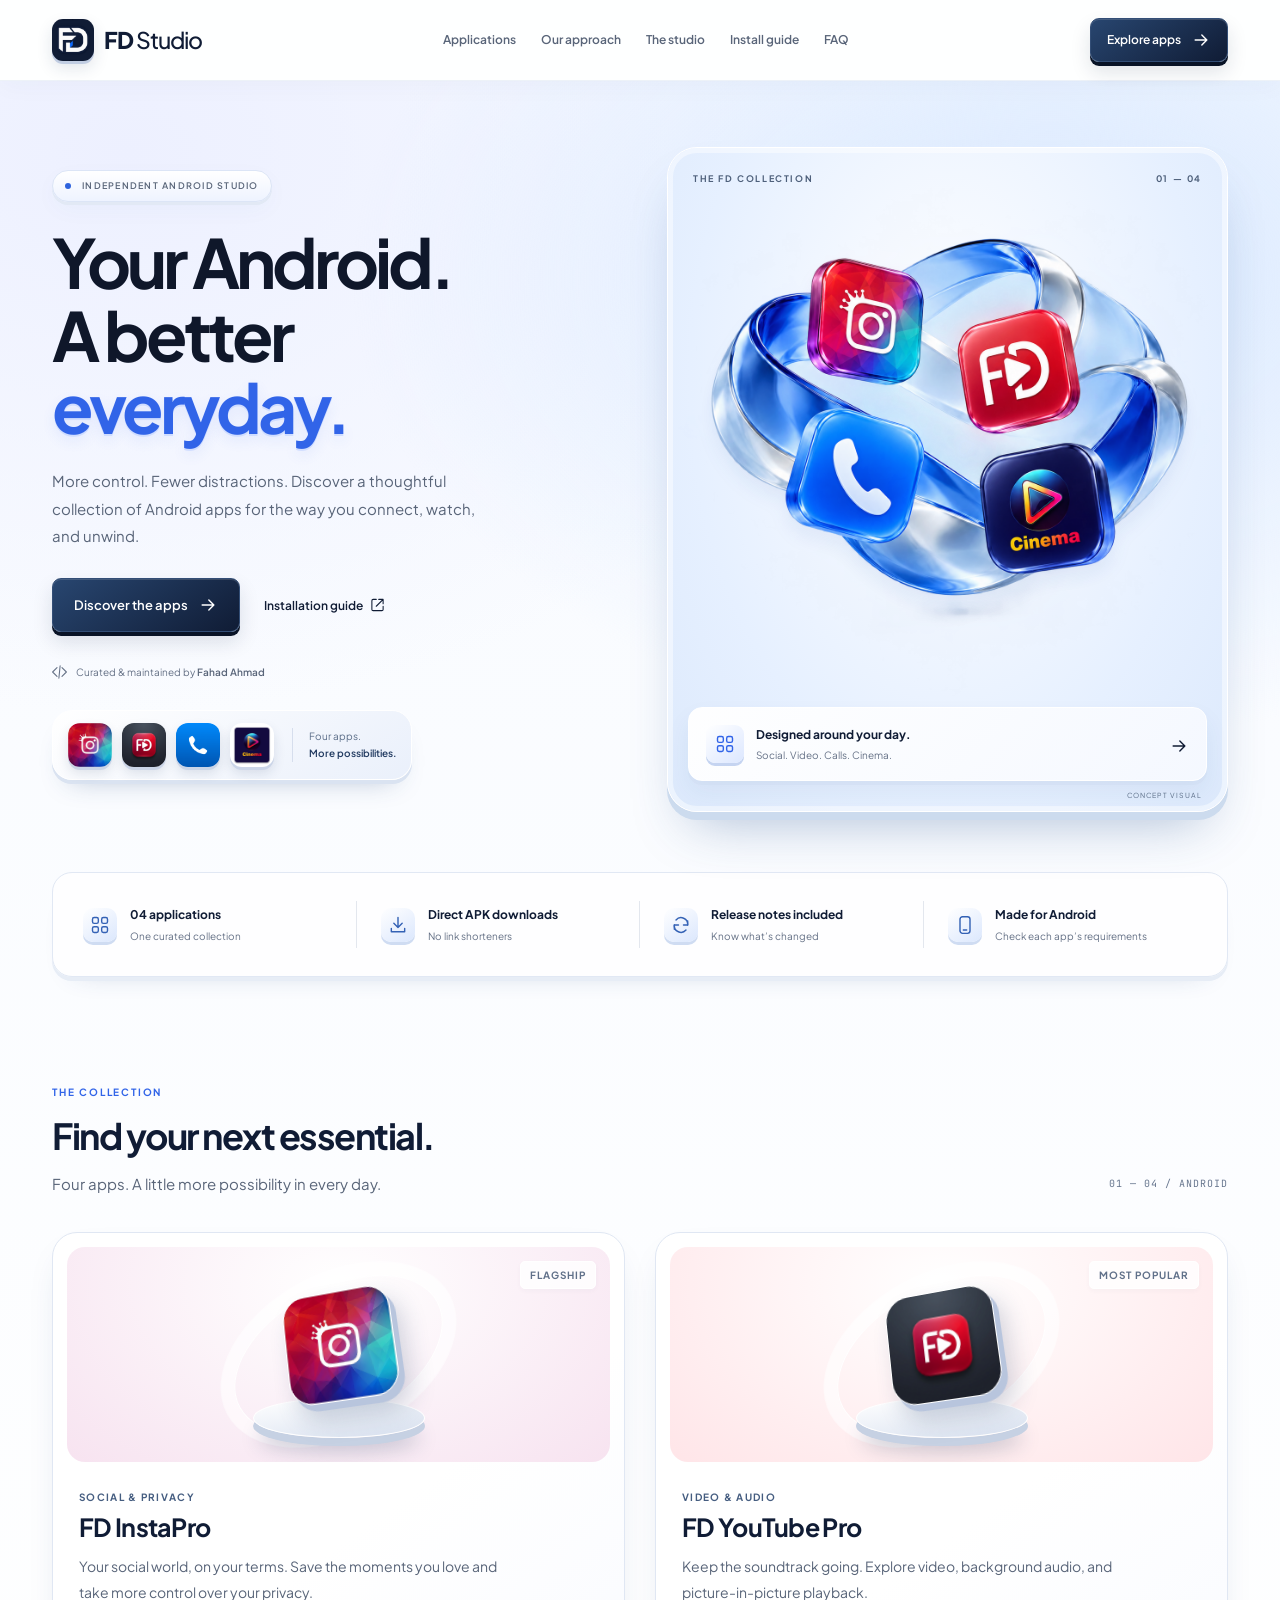
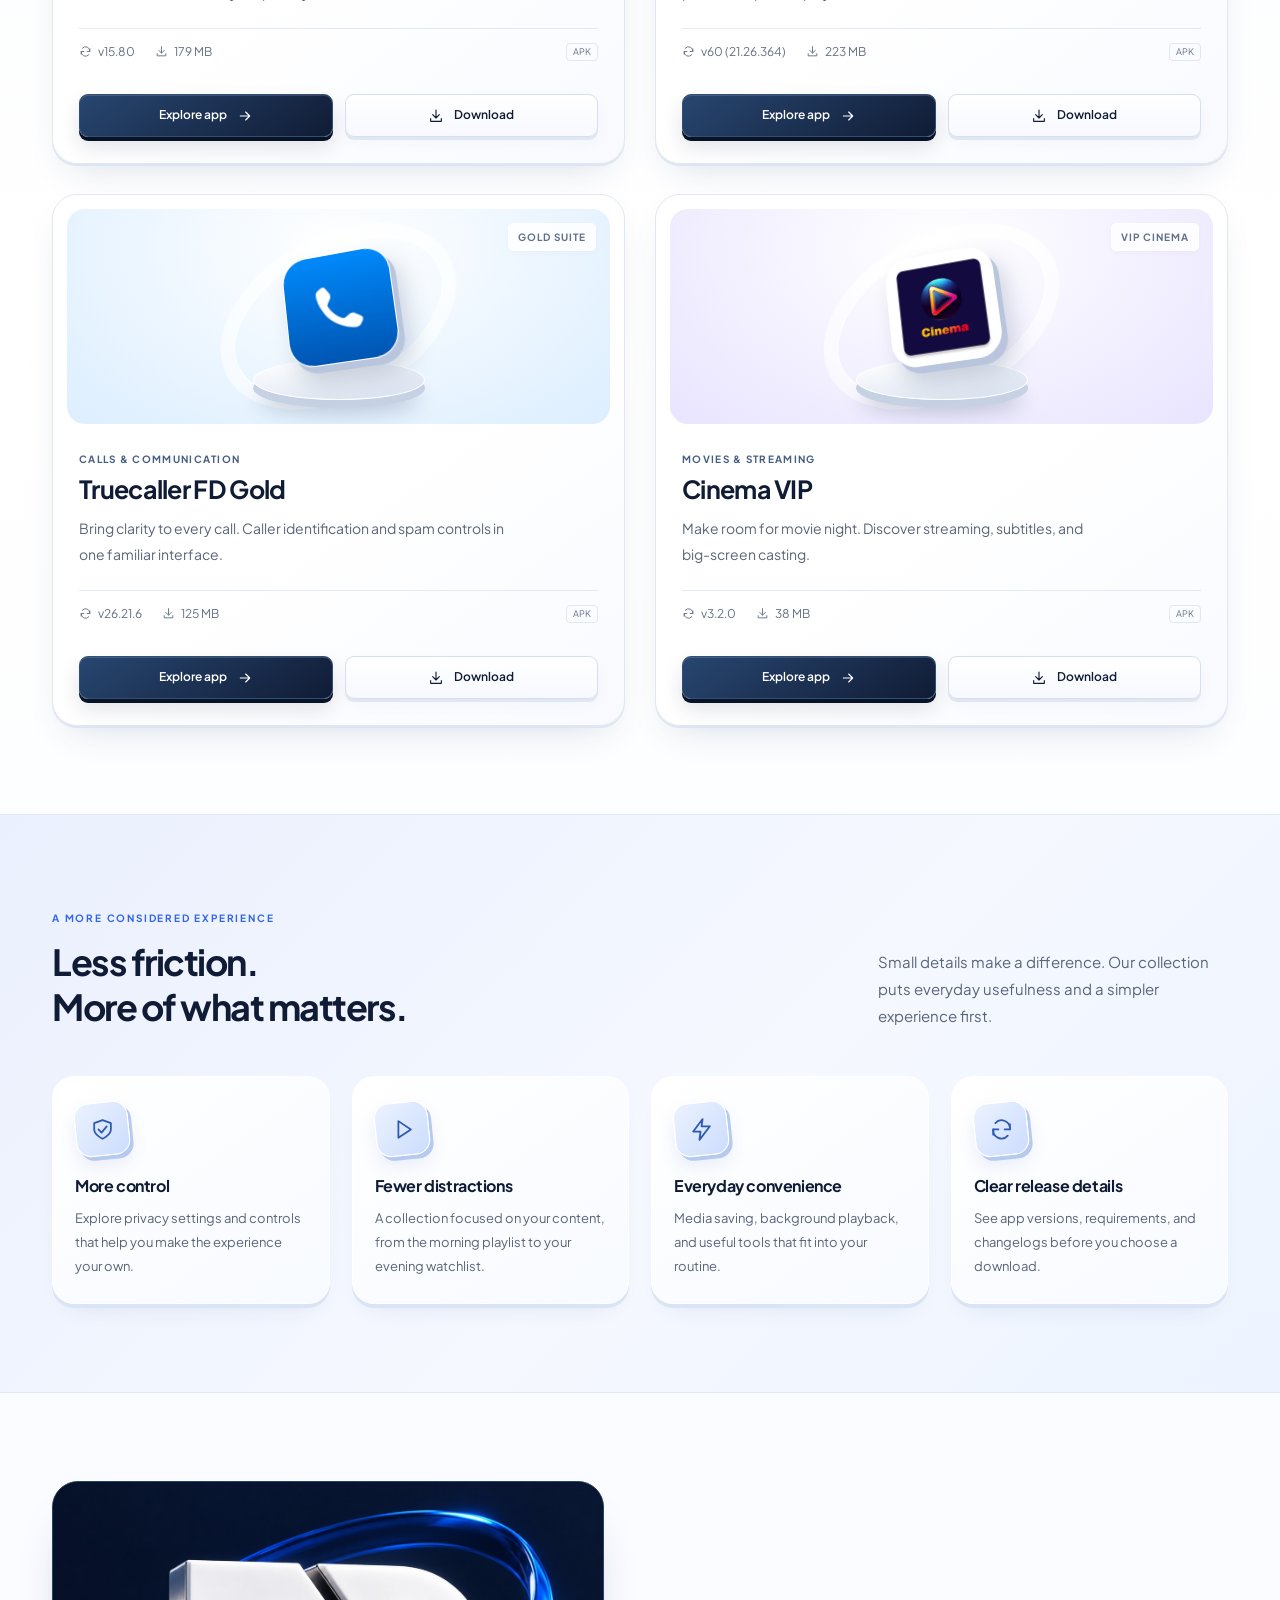
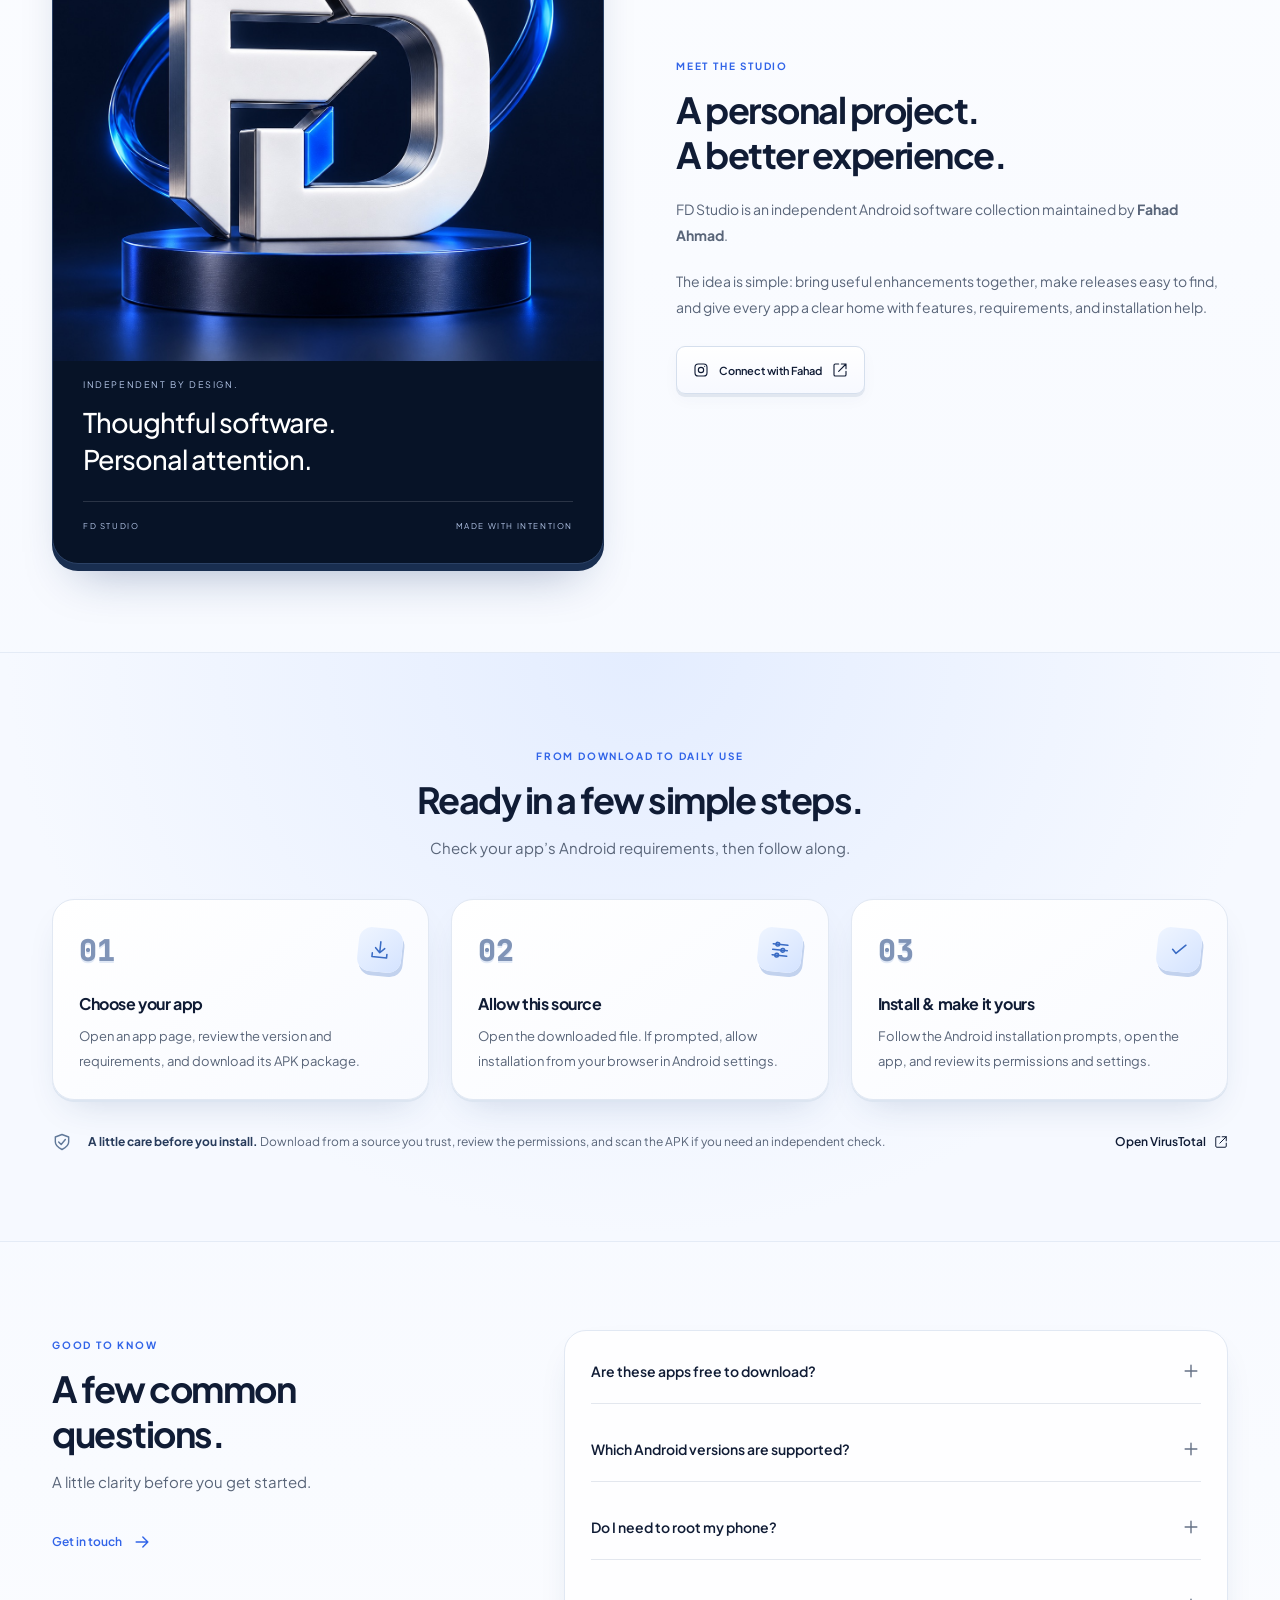
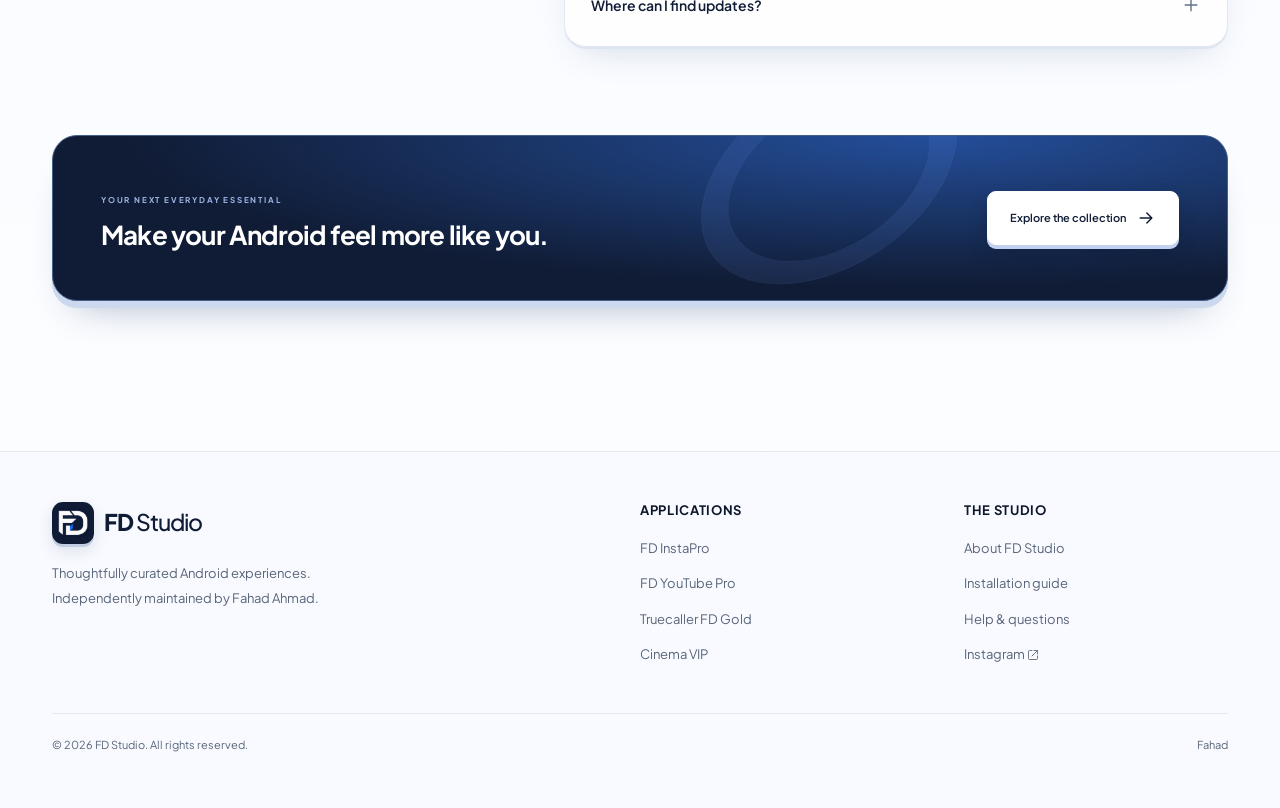
<file: index.html>
<!DOCTYPE html>
<html lang="en">
<head>
    <meta charset="UTF-8">
    <meta name="viewport" content="width=device-width, initial-scale=1.0">
    <title>FD Studio — A better everyday Android experience</title>
    <meta name="description" content="Explore the FD Studio collection of Android applications. Find app features, release notes, and direct APK downloads, all in one place.">
    <meta name="theme-color" content="#101c35">
        <!-- Primary SEO & Social Optimization -->
    <meta name="author" content="Fahad Ahmad">
    <meta name="keywords" content="FD Studio, FD YouTube Pro, FD InstaPro, Truecaller FD Gold, Cinema VIP, microG, Ad-Free APK, Modded Android Apps, Fahad Ahmad">
    <link rel="canonical" href="https://fahadapps.github.io/">
    
    <!-- OpenGraph / Facebook -->
    <meta property="og:type" content="website">
    <meta property="og:url" content="https://fahadapps.github.io/">
    <meta property="og:title" content="FD Studio — Premium Android Applications Collection">
    <meta property="og:description" content="Explore FD Studio collection of high-performance Android applications: FD YouTube Pro, FD InstaPro, Truecaller FD Gold, and Cinema VIP. 100% Ad-Free, verified clean.">
    <meta property="og:image" content="https://fahadapps.github.io/assets/images/brand/fd-collection-hero.jpg">
    <meta property="og:site_name" content="FD Studio">

    <!-- Twitter Cards -->
    <meta name="twitter:card" content="summary_large_image">
    <meta name="twitter:url" content="https://fahadapps.github.io/">
    <meta name="twitter:title" content="FD Studio — Premium Android Applications Collection">
    <meta name="twitter:description" content="Direct high-speed verified APK downloads for FD YouTube Pro, InstaPro, Truecaller Gold, and Cinema VIP.">
    <meta name="twitter:image" content="https://fahadapps.github.io/assets/images/brand/fd-collection-hero.jpg">
    <link rel="preconnect" href="https://fonts.googleapis.com">
    <link rel="preconnect" href="https://fonts.gstatic.com" crossorigin>
    <link href="https://fonts.googleapis.com/css2?family=Plus+Jakarta+Sans:wght@400;500;600;700;800&family=JetBrains+Mono:wght@500;600&display=swap" rel="stylesheet">
    <link rel="stylesheet" href="assets/css/style.css">
    <link rel="stylesheet" href="assets/css/studio-3d.css">
    <link rel="icon" type="image/png" href="assets/images/brand/fd-studio-logo.png">
    <noscript><style>.faq-content[hidden], .faq-content { display:block !important; max-height:none; padding:0 0 22px; } .faq-icon-cross, .mobile-toggle { display:none !important; } @media(max-width:900px) { .nav-menu { display:flex; position:static; flex-wrap:wrap; padding:0; box-shadow:none; border:0; gap:12px; } .header-inner { flex-wrap:wrap; } }</style></noscript>
</head>
<body class="studio-home">
<a class="skip-link" href="#main">Skip to content</a>
<header class="site-header">
    <div class="header-inner">
        <a href="index.html" class="brand" aria-label="FD Studio home"><img src="assets/images/brand/fd-studio-logo.png" class="brand-logo" width="42" height="42" alt=""><span class="brand-text">FD<span class="brand-light"> Studio</span></span></a>        <nav class="nav-menu" id="navMenu" aria-label="Main navigation">
            <a href="#apps" class="nav-link">Applications</a>
            <a href="#engineering" class="nav-link">Our approach</a>
            <a href="#about" class="nav-link">The studio</a>
            <a href="#guide" class="nav-link">Install guide</a>
            <a href="#faq" class="nav-link">FAQ</a>
        </nav>
        <div class="header-actions">
            <a href="#apps" class="btn btn-primary btn-sm">Explore apps <svg class="ui-icon " width="20" height="20" viewBox="0 0 24 24" fill="none" stroke="currentColor" stroke-width="1.7" stroke-linecap="round" stroke-linejoin="round" aria-hidden="true" focusable="false"><path d="M5 12h14m-6-6 6 6-6 6"/></svg></a>
            <button class="mobile-toggle" id="mobileToggle" aria-label="Toggle navigation" aria-controls="navMenu" aria-expanded="false"><span></span><span></span><span></span></button>
        </div>
    </div>
</header>
<main id="main">
    <section class="hero-section">
        <div class="container hero-layout">
            <div class="hero-copy">
                <div class="hero-pill-badge"><span class="status-dot"></span> INDEPENDENT ANDROID STUDIO</div>
                <h1 class="hero-title">Your Android.<br>A better<br><span class="highlight">everyday.</span></h1>
                <p class="hero-subtitle">More control. Fewer distractions. Discover a thoughtful collection of Android apps for the way you connect, watch, and unwind.</p>
                <div class="hero-cta-group">
                    <a href="#apps" class="btn btn-primary btn-xl">Discover the apps <svg class="ui-icon " width="20" height="20" viewBox="0 0 24 24" fill="none" stroke="currentColor" stroke-width="1.7" stroke-linecap="round" stroke-linejoin="round" aria-hidden="true" focusable="false"><path d="M5 12h14m-6-6 6 6-6 6"/></svg></a>
                    <a href="#guide" class="hero-secondary">Installation guide <svg class="ui-icon " width="20" height="20" viewBox="0 0 24 24" fill="none" stroke="currentColor" stroke-width="1.7" stroke-linecap="round" stroke-linejoin="round" aria-hidden="true" focusable="false"><path d="M14 3h7v7m0-7L10 14"/><path d="M10 3H5a2 2 0 0 0-2 2v14a2 2 0 0 0 2 2h14a2 2 0 0 0 2-2v-5"/></svg></a>
                </div>
                <div class="hero-footnote"><svg class="ui-icon " width="20" height="20" viewBox="0 0 24 24" fill="none" stroke="currentColor" stroke-width="1.7" stroke-linecap="round" stroke-linejoin="round" aria-hidden="true" focusable="false"><path d="m8 5-7 7 7 7m8-14 7 7-7 7m-3-17-2 20"/></svg><span>Curated & maintained by <strong>Fahad Ahmad</strong></span></div>
                <nav class="hero-app-dock" aria-label="Explore an application">
                                        <a href="instapro.html" aria-label="Explore FD InstaPro" title="FD InstaPro"><img src="assets/images/instapro_icon.png" alt="" width="44" height="44"></a>
                                        <a href="youtube.html" aria-label="Explore FD YouTube Pro" title="FD YouTube Pro"><img src="assets/images/youtube_icon.png" alt="" width="44" height="44"></a>
                                        <a href="truecaller.html" aria-label="Explore Truecaller FD Gold" title="Truecaller FD Gold"><img src="assets/images/truecaller_icon.png" alt="" width="44" height="44"></a>
                                        <a href="cinema.html" aria-label="Explore Cinema VIP" title="Cinema VIP"><img src="assets/images/cinemavip_icon.png" alt="" width="44" height="44"></a>
                                        <span>Four apps.<br><strong>More possibilities.</strong></span>
                </nav>
            </div>
            <figure class="hero-visual">
                <img src="assets/images/brand/fd-collection-app-icons.png" alt="FD InstaPro, FD YouTube Pro, Truecaller FD Gold and Cinema VIP icons arranged around a sculptural blue glass ribbon" width="1254" height="1254" fetchpriority="high">
                <div class="visual-topline"><span>THE FD COLLECTION</span><span>01 — 04</span></div>
                <figcaption><span class="visual-caption-icon"><svg class="ui-icon " width="20" height="20" viewBox="0 0 24 24" fill="none" stroke="currentColor" stroke-width="1.7" stroke-linecap="round" stroke-linejoin="round" aria-hidden="true" focusable="false"><rect x="3" y="3" width="7" height="7" rx="2"/><rect x="14" y="3" width="7" height="7" rx="2"/><rect x="3" y="14" width="7" height="7" rx="2"/><rect x="14" y="14" width="7" height="7" rx="2"/></svg></span><span><strong>Designed around your day.</strong><small>Social. Video. Calls. Cinema.</small></span><span class="visual-arrow"><svg class="ui-icon " width="20" height="20" viewBox="0 0 24 24" fill="none" stroke="currentColor" stroke-width="1.7" stroke-linecap="round" stroke-linejoin="round" aria-hidden="true" focusable="false"><path d="M5 12h14m-6-6 6 6-6 6"/></svg></span></figcaption>
                <span class="concept-label">CONCEPT VISUAL</span>
            </figure>
        </div>
        <div class="container"><div class="studio-facts">
            <div><svg class="ui-icon " width="20" height="20" viewBox="0 0 24 24" fill="none" stroke="currentColor" stroke-width="1.7" stroke-linecap="round" stroke-linejoin="round" aria-hidden="true" focusable="false"><rect x="3" y="3" width="7" height="7" rx="2"/><rect x="14" y="3" width="7" height="7" rx="2"/><rect x="3" y="14" width="7" height="7" rx="2"/><rect x="14" y="14" width="7" height="7" rx="2"/></svg><span><strong>04 applications</strong><small>One curated collection</small></span></div>
            <div><svg class="ui-icon " width="20" height="20" viewBox="0 0 24 24" fill="none" stroke="currentColor" stroke-width="1.7" stroke-linecap="round" stroke-linejoin="round" aria-hidden="true" focusable="false"><path d="M12 3v12m-5-5 5 5 5-5M4 16v4h16v-4"/></svg><span><strong>Direct APK downloads</strong><small>No link shorteners</small></span></div>
            <div><svg class="ui-icon " width="20" height="20" viewBox="0 0 24 24" fill="none" stroke="currentColor" stroke-width="1.7" stroke-linecap="round" stroke-linejoin="round" aria-hidden="true" focusable="false"><path d="M20 7v5h-5M4 17v-5h5"/><path d="M6 6a8 8 0 0 1 14 6M4 12a8 8 0 0 0 14 6"/></svg><span><strong>Release notes included</strong><small>Know what’s changed</small></span></div>
            <div><svg class="ui-icon " width="20" height="20" viewBox="0 0 24 24" fill="none" stroke="currentColor" stroke-width="1.7" stroke-linecap="round" stroke-linejoin="round" aria-hidden="true" focusable="false"><rect x="6" y="2" width="12" height="20" rx="3"/><path d="M10 18h4"/></svg><span><strong>Made for Android</strong><small>Check each app’s requirements</small></span></div>
        </div></div>
    </section>

    <section class="section-block collection-section" id="apps"><div class="container">
        <div class="section-heading-row"><div><span class="section-eyebrow">THE COLLECTION</span><h2 class="section-title">Find your next essential.</h2><p class="section-desc">Four apps. A little more possibility in every day.</p></div><span class="collection-count">01 — 04 / ANDROID</span></div>
        <div class="apps-grid">
                            <article class="app-card app-card-instapro" style="--app-btn-bg: #e11d48;">
                <div class="app-card-head app-icon-stage"><span class="app-stage-orbit" aria-hidden="true"></span><div class="app-icon-wrap"><img src="assets/images/instapro_icon.png" alt="" class="app-icon-img" width="112" height="112" loading="lazy"></div><span class="tag-badge">FLAGSHIP</span></div>
                <span class="app-category">SOCIAL & PRIVACY</span>
                <h3 class="app-name">FD InstaPro</h3>
                <p class="app-tagline">Your social world, on your terms. Save the moments you love and take more control over your privacy.</p>
                <div class="app-meta-strip"><span><svg class="ui-icon " width="20" height="20" viewBox="0 0 24 24" fill="none" stroke="currentColor" stroke-width="1.7" stroke-linecap="round" stroke-linejoin="round" aria-hidden="true" focusable="false"><path d="M20 7v5h-5M4 17v-5h5"/><path d="M6 6a8 8 0 0 1 14 6M4 12a8 8 0 0 0 14 6"/></svg> v15.80</span><span><svg class="ui-icon " width="20" height="20" viewBox="0 0 24 24" fill="none" stroke="currentColor" stroke-width="1.7" stroke-linecap="round" stroke-linejoin="round" aria-hidden="true" focusable="false"><path d="M12 3v12m-5-5 5 5 5-5M4 16v4h16v-4"/></svg> 179 MB</span><span>APK</span></div>
                <div class="app-card-buttons"><a href="instapro.html" class="btn btn-primary">Explore app <svg class="ui-icon " width="20" height="20" viewBox="0 0 24 24" fill="none" stroke="currentColor" stroke-width="1.7" stroke-linecap="round" stroke-linejoin="round" aria-hidden="true" focusable="false"><path d="M5 12h14m-6-6 6 6-6 6"/></svg></a><a href="download-instapro.html" class="btn btn-outline" aria-label="Download FD InstaPro"><svg class="ui-icon " width="20" height="20" viewBox="0 0 24 24" fill="none" stroke="currentColor" stroke-width="1.7" stroke-linecap="round" stroke-linejoin="round" aria-hidden="true" focusable="false"><path d="M12 3v12m-5-5 5 5 5-5M4 16v4h16v-4"/></svg> Download</a></div>
            </article>
                    <article class="app-card app-card-youtube" style="--app-btn-bg: #dc2626;">
                <div class="app-card-head app-icon-stage"><span class="app-stage-orbit" aria-hidden="true"></span><div class="app-icon-wrap"><img src="assets/images/youtube_icon.png" alt="" class="app-icon-img" width="112" height="112" loading="lazy"></div><span class="tag-badge">MOST POPULAR</span></div>
                <span class="app-category">VIDEO & AUDIO</span>
                <h3 class="app-name">FD YouTube Pro</h3>
                <p class="app-tagline">Keep the soundtrack going. Explore video, background audio, and picture-in-picture playback.</p>
                <div class="app-meta-strip"><span><svg class="ui-icon " width="20" height="20" viewBox="0 0 24 24" fill="none" stroke="currentColor" stroke-width="1.7" stroke-linecap="round" stroke-linejoin="round" aria-hidden="true" focusable="false"><path d="M20 7v5h-5M4 17v-5h5"/><path d="M6 6a8 8 0 0 1 14 6M4 12a8 8 0 0 0 14 6"/></svg> v60 (21.26.364)</span><span><svg class="ui-icon " width="20" height="20" viewBox="0 0 24 24" fill="none" stroke="currentColor" stroke-width="1.7" stroke-linecap="round" stroke-linejoin="round" aria-hidden="true" focusable="false"><path d="M12 3v12m-5-5 5 5 5-5M4 16v4h16v-4"/></svg> 223 MB</span><span>APK</span></div>
                <div class="app-card-buttons"><a href="youtube.html" class="btn btn-primary">Explore app <svg class="ui-icon " width="20" height="20" viewBox="0 0 24 24" fill="none" stroke="currentColor" stroke-width="1.7" stroke-linecap="round" stroke-linejoin="round" aria-hidden="true" focusable="false"><path d="M5 12h14m-6-6 6 6-6 6"/></svg></a><a href="download-youtube.html" class="btn btn-outline" aria-label="Download FD YouTube Pro"><svg class="ui-icon " width="20" height="20" viewBox="0 0 24 24" fill="none" stroke="currentColor" stroke-width="1.7" stroke-linecap="round" stroke-linejoin="round" aria-hidden="true" focusable="false"><path d="M12 3v12m-5-5 5 5 5-5M4 16v4h16v-4"/></svg> Download</a></div>
            </article>
                    <article class="app-card app-card-truecaller" style="--app-btn-bg: #0284c7;">
                <div class="app-card-head app-icon-stage"><span class="app-stage-orbit" aria-hidden="true"></span><div class="app-icon-wrap"><img src="assets/images/truecaller_icon.png" alt="" class="app-icon-img" width="112" height="112" loading="lazy"></div><span class="tag-badge">GOLD SUITE</span></div>
                <span class="app-category">CALLS & COMMUNICATION</span>
                <h3 class="app-name">Truecaller FD Gold</h3>
                <p class="app-tagline">Bring clarity to every call. Caller identification and spam controls in one familiar interface.</p>
                <div class="app-meta-strip"><span><svg class="ui-icon " width="20" height="20" viewBox="0 0 24 24" fill="none" stroke="currentColor" stroke-width="1.7" stroke-linecap="round" stroke-linejoin="round" aria-hidden="true" focusable="false"><path d="M20 7v5h-5M4 17v-5h5"/><path d="M6 6a8 8 0 0 1 14 6M4 12a8 8 0 0 0 14 6"/></svg> v26.21.6</span><span><svg class="ui-icon " width="20" height="20" viewBox="0 0 24 24" fill="none" stroke="currentColor" stroke-width="1.7" stroke-linecap="round" stroke-linejoin="round" aria-hidden="true" focusable="false"><path d="M12 3v12m-5-5 5 5 5-5M4 16v4h16v-4"/></svg> 125 MB</span><span>APK</span></div>
                <div class="app-card-buttons"><a href="truecaller.html" class="btn btn-primary">Explore app <svg class="ui-icon " width="20" height="20" viewBox="0 0 24 24" fill="none" stroke="currentColor" stroke-width="1.7" stroke-linecap="round" stroke-linejoin="round" aria-hidden="true" focusable="false"><path d="M5 12h14m-6-6 6 6-6 6"/></svg></a><a href="download-truecaller.html" class="btn btn-outline" aria-label="Download Truecaller FD Gold"><svg class="ui-icon " width="20" height="20" viewBox="0 0 24 24" fill="none" stroke="currentColor" stroke-width="1.7" stroke-linecap="round" stroke-linejoin="round" aria-hidden="true" focusable="false"><path d="M12 3v12m-5-5 5 5 5-5M4 16v4h16v-4"/></svg> Download</a></div>
            </article>
                    <article class="app-card app-card-cinemavip" style="--app-btn-bg: #d97706;">
                <div class="app-card-head app-icon-stage"><span class="app-stage-orbit" aria-hidden="true"></span><div class="app-icon-wrap"><img src="assets/images/cinemavip_icon.png" alt="" class="app-icon-img" width="112" height="112" loading="lazy"></div><span class="tag-badge">VIP CINEMA</span></div>
                <span class="app-category">MOVIES & STREAMING</span>
                <h3 class="app-name">Cinema VIP</h3>
                <p class="app-tagline">Make room for movie night. Discover streaming, subtitles, and big-screen casting.</p>
                <div class="app-meta-strip"><span><svg class="ui-icon " width="20" height="20" viewBox="0 0 24 24" fill="none" stroke="currentColor" stroke-width="1.7" stroke-linecap="round" stroke-linejoin="round" aria-hidden="true" focusable="false"><path d="M20 7v5h-5M4 17v-5h5"/><path d="M6 6a8 8 0 0 1 14 6M4 12a8 8 0 0 0 14 6"/></svg> v3.2.0</span><span><svg class="ui-icon " width="20" height="20" viewBox="0 0 24 24" fill="none" stroke="currentColor" stroke-width="1.7" stroke-linecap="round" stroke-linejoin="round" aria-hidden="true" focusable="false"><path d="M12 3v12m-5-5 5 5 5-5M4 16v4h16v-4"/></svg> 38 MB</span><span>APK</span></div>
                <div class="app-card-buttons"><a href="cinema.html" class="btn btn-primary">Explore app <svg class="ui-icon " width="20" height="20" viewBox="0 0 24 24" fill="none" stroke="currentColor" stroke-width="1.7" stroke-linecap="round" stroke-linejoin="round" aria-hidden="true" focusable="false"><path d="M5 12h14m-6-6 6 6-6 6"/></svg></a><a href="download-cinema.html" class="btn btn-outline" aria-label="Download Cinema VIP"><svg class="ui-icon " width="20" height="20" viewBox="0 0 24 24" fill="none" stroke="currentColor" stroke-width="1.7" stroke-linecap="round" stroke-linejoin="round" aria-hidden="true" focusable="false"><path d="M12 3v12m-5-5 5 5 5-5M4 16v4h16v-4"/></svg> Download</a></div>
            </article>
                </div>
    </div></section>

    <section class="section-block approach-section" id="engineering"><div class="container">
        <div class="section-heading-row"><div><span class="section-eyebrow">A MORE CONSIDERED EXPERIENCE</span><h2 class="section-title">Less friction.<br>More of what matters.</h2></div><p class="section-desc">Small details make a difference. Our collection puts everyday usefulness and a simpler experience first.</p></div>
        <div class="features-pillars-grid">
                    <article class="pillar-card"><div class="pillar-icon-box"><svg class="ui-icon " width="20" height="20" viewBox="0 0 24 24" fill="none" stroke="currentColor" stroke-width="1.7" stroke-linecap="round" stroke-linejoin="round" aria-hidden="true" focusable="false"><path d="m12 3 8 3v6c0 5-8 9-8 9s-8-4-8-9V6z"/><path d="m8 12 3 3 5-6"/></svg></div><h3>More control</h3><p>Explore privacy settings and controls that help you make the experience your own.</p></article>
                    <article class="pillar-card"><div class="pillar-icon-box"><svg class="ui-icon " width="20" height="20" viewBox="0 0 24 24" fill="none" stroke="currentColor" stroke-width="1.7" stroke-linecap="round" stroke-linejoin="round" aria-hidden="true" focusable="false"><path d="m8 4 12 8-12 8z"/></svg></div><h3>Fewer distractions</h3><p>A collection focused on your content, from the morning playlist to your evening watchlist.</p></article>
                    <article class="pillar-card"><div class="pillar-icon-box"><svg class="ui-icon " width="20" height="20" viewBox="0 0 24 24" fill="none" stroke="currentColor" stroke-width="1.7" stroke-linecap="round" stroke-linejoin="round" aria-hidden="true" focusable="false"><path d="m13 2-9 12h7l-1 8 10-13h-8z"/></svg></div><h3>Everyday convenience</h3><p>Media saving, background playback, and useful tools that fit into your routine.</p></article>
                    <article class="pillar-card"><div class="pillar-icon-box"><svg class="ui-icon " width="20" height="20" viewBox="0 0 24 24" fill="none" stroke="currentColor" stroke-width="1.7" stroke-linecap="round" stroke-linejoin="round" aria-hidden="true" focusable="false"><path d="M20 7v5h-5M4 17v-5h5"/><path d="M6 6a8 8 0 0 1 14 6M4 12a8 8 0 0 0 14 6"/></svg></div><h3>Clear release details</h3><p>See app versions, requirements, and changelogs before you choose a download.</p></article>
                </div>
    </div></section>

    <section class="section-block" id="about"><div class="container"><div class="studio-story">
        <div class="studio-brand-panel studio-sculpture-panel"><img src="assets/images/brand/fd-studio-sculpture.jpg" alt="Sculptural silver FD monogram on a navy podium with a blue glass orbit" width="1254" height="1254" loading="lazy"><div class="studio-panel-copy"><span>INDEPENDENT BY DESIGN.</span><p>Thoughtful software.<br>Personal attention.</p><span class="studio-panel-bottom">FD STUDIO <span>MADE WITH INTENTION</span></span></div></div>
        <div class="story-copy"><span class="section-eyebrow">MEET THE STUDIO</span><h2 class="section-title">A personal project.<br>A better experience.</h2><p>FD Studio is an independent Android software collection maintained by <strong>Fahad Ahmad</strong>.</p><p>The idea is simple: bring useful enhancements together, make releases easy to find, and give every app a clear home with features, requirements, and installation help.</p><a href="https://instagram.com/fahad57978" target="_blank" rel="noopener noreferrer" class="btn btn-outline"><svg class="ui-icon " width="20" height="20" viewBox="0 0 24 24" fill="none" stroke="currentColor" stroke-width="1.7" stroke-linecap="round" stroke-linejoin="round" aria-hidden="true" focusable="false"><rect x="3" y="3" width="18" height="18" rx="5"/><circle cx="12" cy="12" r="4"/><path d="M17.5 6.5h.01"/></svg> Connect with Fahad <svg class="ui-icon " width="20" height="20" viewBox="0 0 24 24" fill="none" stroke="currentColor" stroke-width="1.7" stroke-linecap="round" stroke-linejoin="round" aria-hidden="true" focusable="false"><path d="M14 3h7v7m0-7L10 14"/><path d="M10 3H5a2 2 0 0 0-2 2v14a2 2 0 0 0 2 2h14a2 2 0 0 0 2-2v-5"/></svg></a></div>
    </div></div></section>

    <section class="section-block guide-section" id="guide"><div class="container"><div class="section-header"><span class="section-eyebrow">FROM DOWNLOAD TO DAILY USE</span><h2 class="section-title">Ready in a few simple steps.</h2><p class="section-desc">Check your app’s Android requirements, then follow along.</p></div>
        <div class="steps-grid">
                    <article class="step-card"><div class="step-top"><span class="step-idx">01</span><svg class="ui-icon " width="20" height="20" viewBox="0 0 24 24" fill="none" stroke="currentColor" stroke-width="1.7" stroke-linecap="round" stroke-linejoin="round" aria-hidden="true" focusable="false"><path d="M12 3v12m-5-5 5 5 5-5M4 16v4h16v-4"/></svg></div><h3>Choose your app</h3><p>Open an app page, review the version and requirements, and download its APK package.</p></article>
                    <article class="step-card"><div class="step-top"><span class="step-idx">02</span><svg class="ui-icon " width="20" height="20" viewBox="0 0 24 24" fill="none" stroke="currentColor" stroke-width="1.7" stroke-linecap="round" stroke-linejoin="round" aria-hidden="true" focusable="false"><path d="M4 6h16M4 12h16M4 18h16"/><circle cx="9" cy="6" r="2"/><circle cx="15" cy="12" r="2"/><circle cx="9" cy="18" r="2"/></svg></div><h3>Allow this source</h3><p>Open the downloaded file. If prompted, allow installation from your browser in Android settings.</p></article>
                    <article class="step-card"><div class="step-top"><span class="step-idx">03</span><svg class="ui-icon " width="20" height="20" viewBox="0 0 24 24" fill="none" stroke="currentColor" stroke-width="1.7" stroke-linecap="round" stroke-linejoin="round" aria-hidden="true" focusable="false"><path d="m5 12 4 4L19 6"/></svg></div><h3>Install & make it yours</h3><p>Follow the Android installation prompts, open the app, and review its permissions and settings.</p></article>
                </div>
        <div class="download-note" id="security"><svg class="ui-icon " width="20" height="20" viewBox="0 0 24 24" fill="none" stroke="currentColor" stroke-width="1.7" stroke-linecap="round" stroke-linejoin="round" aria-hidden="true" focusable="false"><path d="m12 3 8 3v6c0 5-8 9-8 9s-8-4-8-9V6z"/><path d="m8 12 3 3 5-6"/></svg><p><strong>A little care before you install.</strong> Download from a source you trust, review the permissions, and scan the APK if you need an independent check.</p><a href="https://www.virustotal.com/" target="_blank" rel="noopener noreferrer">Open VirusTotal <svg class="ui-icon " width="20" height="20" viewBox="0 0 24 24" fill="none" stroke="currentColor" stroke-width="1.7" stroke-linecap="round" stroke-linejoin="round" aria-hidden="true" focusable="false"><path d="M14 3h7v7m0-7L10 14"/><path d="M10 3H5a2 2 0 0 0-2 2v14a2 2 0 0 0 2 2h14a2 2 0 0 0 2-2v-5"/></svg></a></div>
    </div></section>

    <section class="section-block" id="faq"><div class="container faq-layout"><div><span class="section-eyebrow">GOOD TO KNOW</span><h2 class="section-title">A few common<br>questions.</h2><p class="section-desc">A little clarity before you get started.</p><a class="text-link" href="https://instagram.com/fahad57978" target="_blank" rel="noopener noreferrer">Get in touch <svg class="ui-icon " width="20" height="20" viewBox="0 0 24 24" fill="none" stroke="currentColor" stroke-width="1.7" stroke-linecap="round" stroke-linejoin="round" aria-hidden="true" focusable="false"><path d="M5 12h14m-6-6 6 6-6 6"/></svg></a></div><div class="faq-wrap">
            <div class="faq-row"><button class="faq-question-btn" aria-expanded="false" aria-controls="answer-0"><span>Are these apps free to download?</span><span class="faq-icon-cross"><svg class="ui-icon " width="20" height="20" viewBox="0 0 24 24" fill="none" stroke="currentColor" stroke-width="1.7" stroke-linecap="round" stroke-linejoin="round" aria-hidden="true" focusable="false"><path d="M12 5v14M5 12h14"/></svg></span></button><div class="faq-content" id="answer-0" hidden><p>The APK packages in this collection are available to download without a fee. Review each app page for its included features.</p></div></div>
            <div class="faq-row"><button class="faq-question-btn" aria-expanded="false" aria-controls="answer-1"><span>Which Android versions are supported?</span><span class="faq-icon-cross"><svg class="ui-icon " width="20" height="20" viewBox="0 0 24 24" fill="none" stroke="currentColor" stroke-width="1.7" stroke-linecap="round" stroke-linejoin="round" aria-hidden="true" focusable="false"><path d="M12 5v14M5 12h14"/></svg></span></button><div class="faq-content" id="answer-1" hidden><p>Compatibility varies by app. Open the application page and check the minimum Android version before downloading.</p></div></div>
            <div class="faq-row"><button class="faq-question-btn" aria-expanded="false" aria-controls="answer-2"><span>Do I need to root my phone?</span><span class="faq-icon-cross"><svg class="ui-icon " width="20" height="20" viewBox="0 0 24 24" fill="none" stroke="currentColor" stroke-width="1.7" stroke-linecap="round" stroke-linejoin="round" aria-hidden="true" focusable="false"><path d="M12 5v14M5 12h14"/></svg></span></button><div class="faq-content" id="answer-2" hidden><p>These packages are intended to install without root access. Android may ask you to allow installation from your browser.</p></div></div>
            <div class="faq-row"><button class="faq-question-btn" aria-expanded="false" aria-controls="answer-3"><span>Where can I find updates?</span><span class="faq-icon-cross"><svg class="ui-icon " width="20" height="20" viewBox="0 0 24 24" fill="none" stroke="currentColor" stroke-width="1.7" stroke-linecap="round" stroke-linejoin="round" aria-hidden="true" focusable="false"><path d="M12 5v14M5 12h14"/></svg></span></button><div class="faq-content" id="answer-3" hidden><p>Each app page lists the current release and changelog. Visit the collection to check for a newer package.</p></div></div>
        </div></div></section>
    <section class="container closing-section"><div class="closing-banner"><div><span class="section-eyebrow">YOUR NEXT EVERYDAY ESSENTIAL</span><h2>Make your Android feel more like you.</h2></div><a href="#apps" class="btn btn-light">Explore the collection <svg class="ui-icon " width="20" height="20" viewBox="0 0 24 24" fill="none" stroke="currentColor" stroke-width="1.7" stroke-linecap="round" stroke-linejoin="round" aria-hidden="true" focusable="false"><path d="M5 12h14m-6-6 6 6-6 6"/></svg></a></div></section>
</main>
<footer class="site-footer"><div class="container"><div class="footer-grid"><div class="footer-brand"><a href="index.html" class="brand" aria-label="FD Studio home"><img src="assets/images/brand/fd-studio-logo.png" class="brand-logo" width="42" height="42" alt=""><span class="brand-text">FD<span class="brand-light"> Studio</span></span></a><p>Thoughtfully curated Android experiences.<br>Independently maintained by Fahad Ahmad.</p></div><div class="footer-col"><h4>Applications</h4><ul><li><a href="instapro.html">FD InstaPro</a></li><li><a href="youtube.html">FD YouTube Pro</a></li><li><a href="truecaller.html">Truecaller FD Gold</a></li><li><a href="cinema.html">Cinema VIP</a></li></ul></div><div class="footer-col"><h4>The studio</h4><ul><li><a href="#about">About FD Studio</a></li><li><a href="#guide">Installation guide</a></li><li><a href="#faq">Help & questions</a></li><li><a href="https://instagram.com/fahad57978" target="_blank" rel="noopener noreferrer">Instagram <svg class="ui-icon " width="20" height="20" viewBox="0 0 24 24" fill="none" stroke="currentColor" stroke-width="1.7" stroke-linecap="round" stroke-linejoin="round" aria-hidden="true" focusable="false"><path d="M14 3h7v7m0-7L10 14"/><path d="M10 3H5a2 2 0 0 0-2 2v14a2 2 0 0 0 2 2h14a2 2 0 0 0 2-2v-5"/></svg></a></li></ul></div></div><div class="footer-bottom-bar"><p>© 2026 FD Studio. All rights reserved.</p><p>Fahad</p></div></div></footer>
<script src="assets/js/main.js"></script>
</body>
</html>
</file>
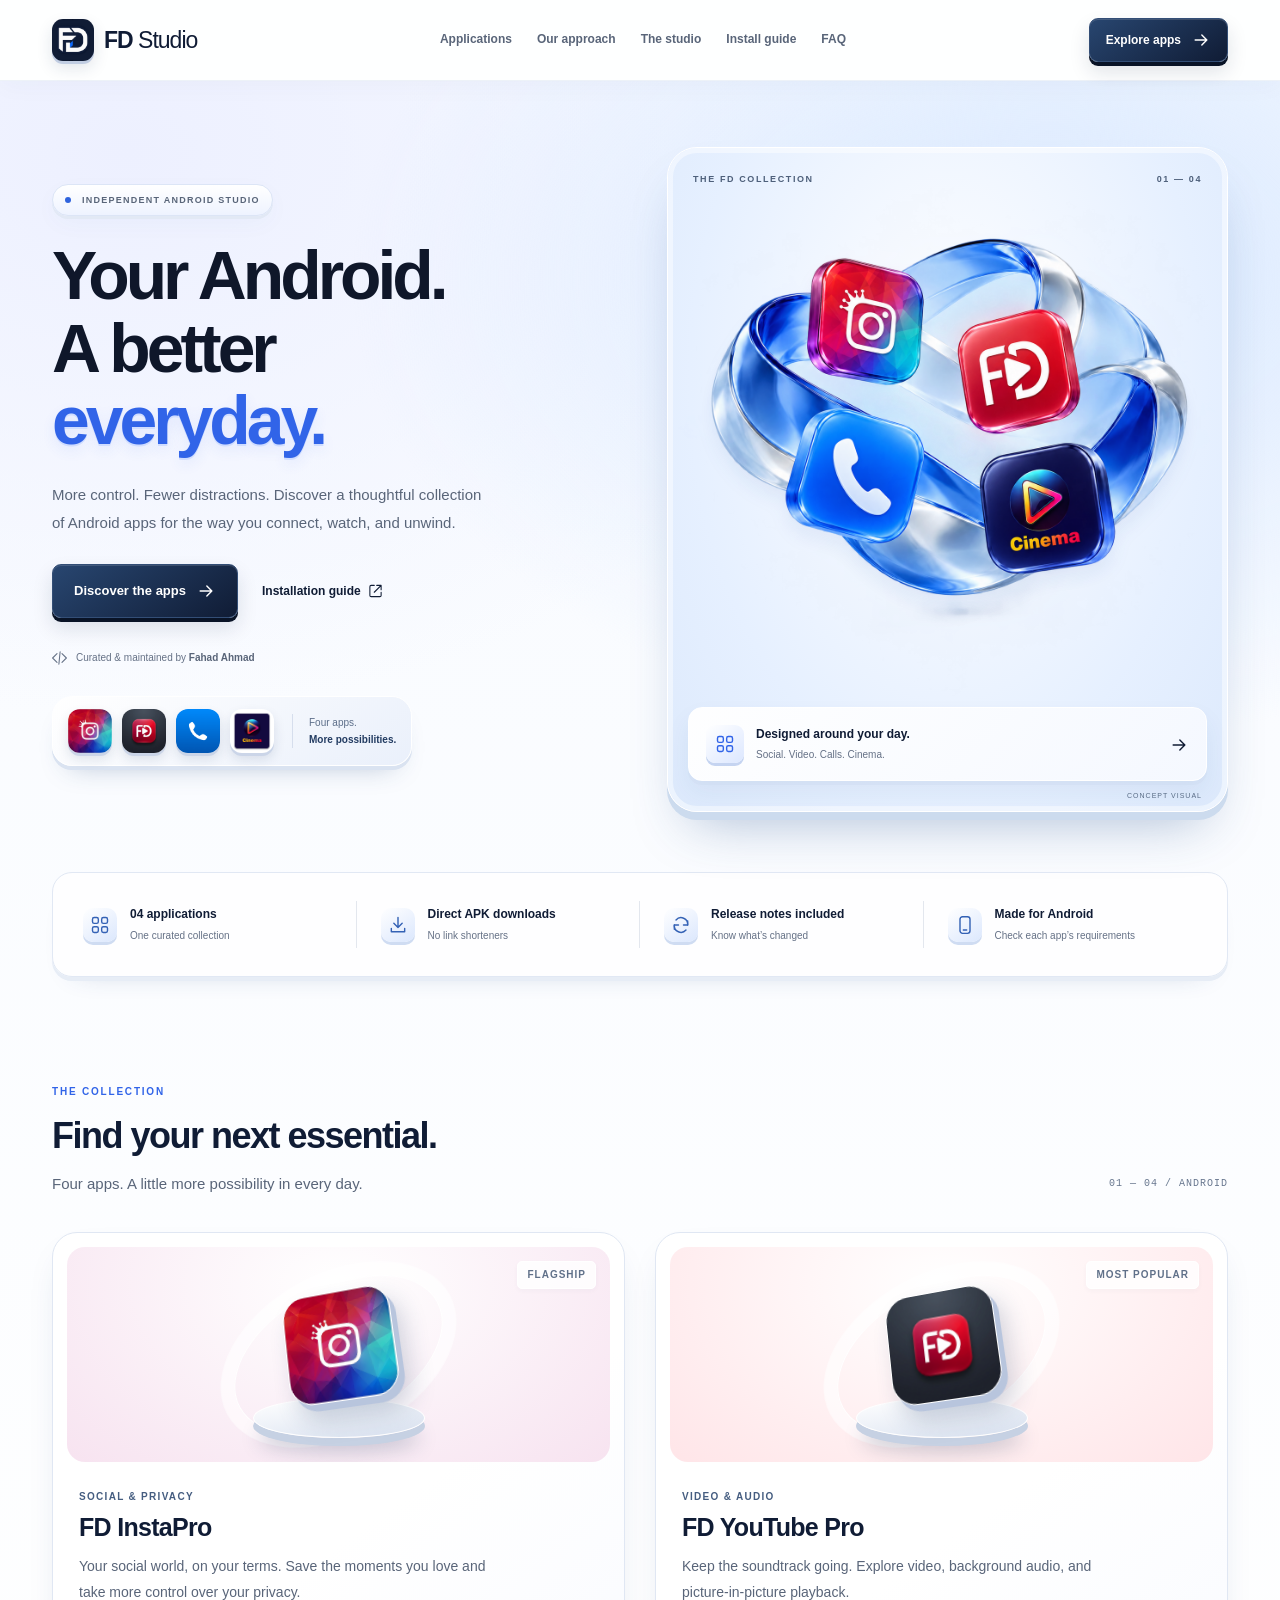
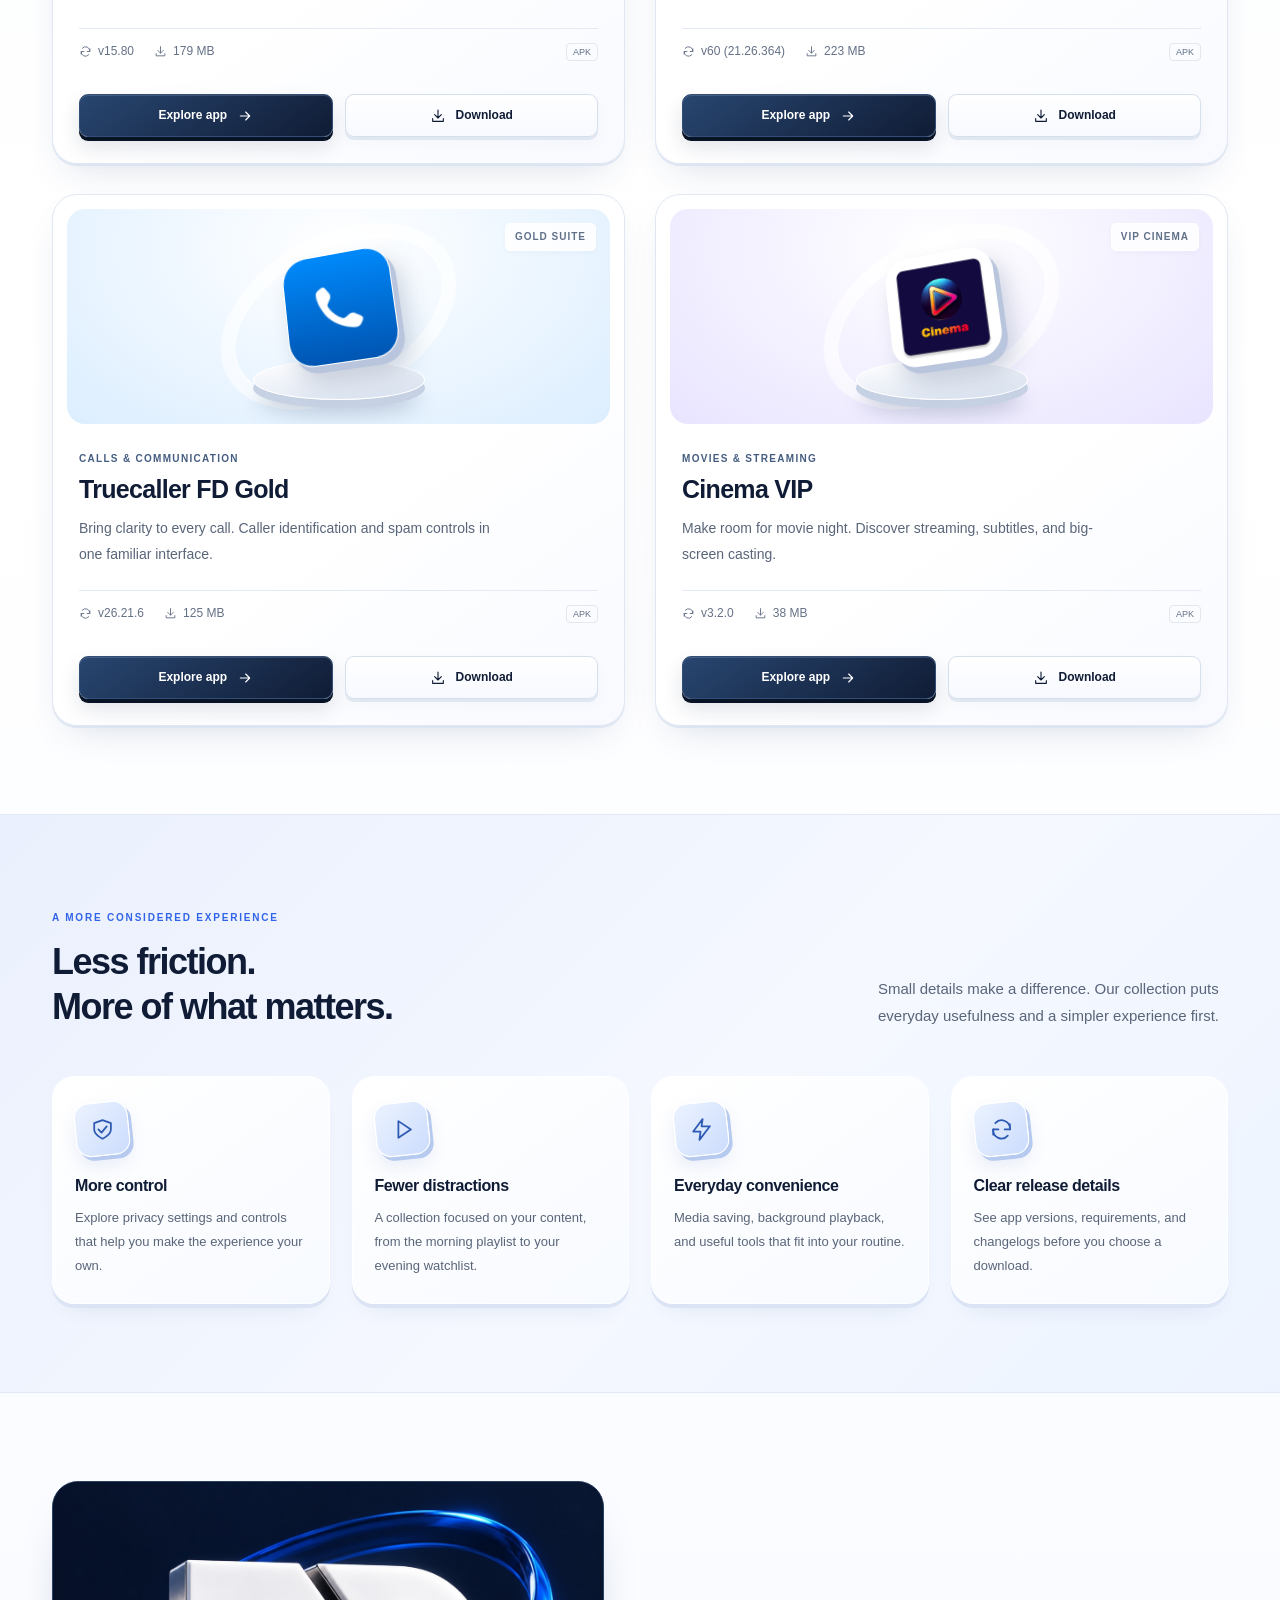
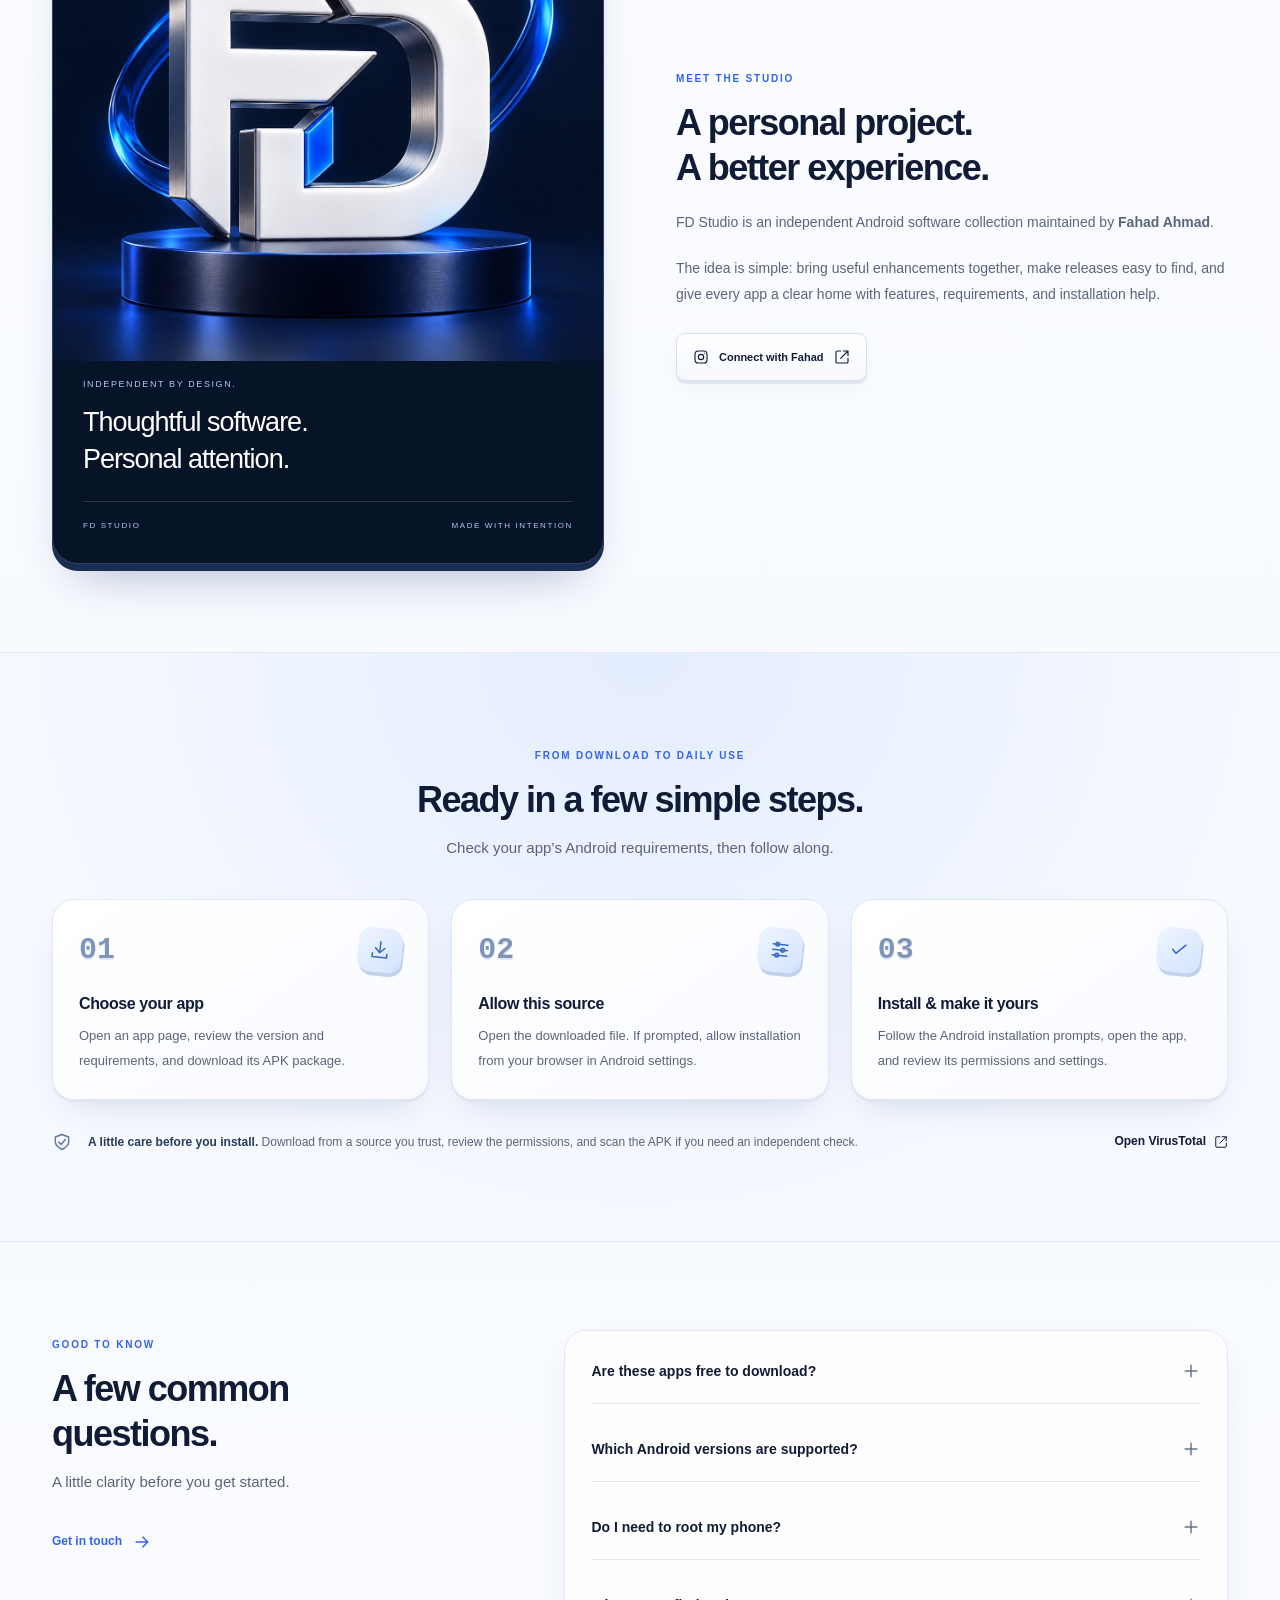
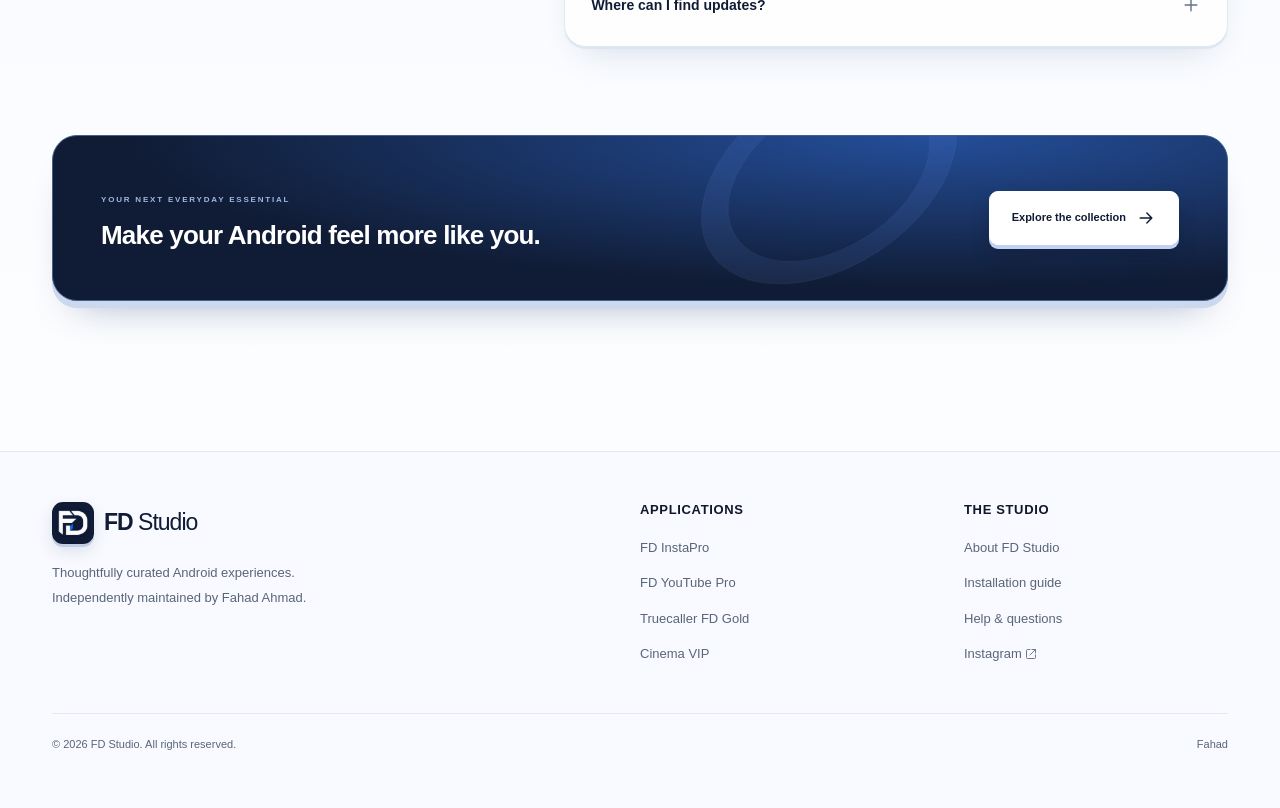
<file: fahadapps/index.html>
<!DOCTYPE html>
<html lang="en">
<head>
    <meta charset="UTF-8">
    <meta http-equiv="refresh" content="0; url=https://fahadapps.github.io/">
    <link rel="canonical" href="https://fahadapps.github.io/">
    <script>window.location.href = "https://fahadapps.github.io/";</script>
    <title>Redirecting to FD Studio...</title>
</head>
<body style="font-family: sans-serif; text-align: center; padding: 50px; background: #0b1329; color: white;">
    <p>Redirecting to official portal <a href="https://fahadapps.github.io/" style="color: #38bdf8;">https://fahadapps.github.io/</a>...</p>
</body>
</html>
</file>
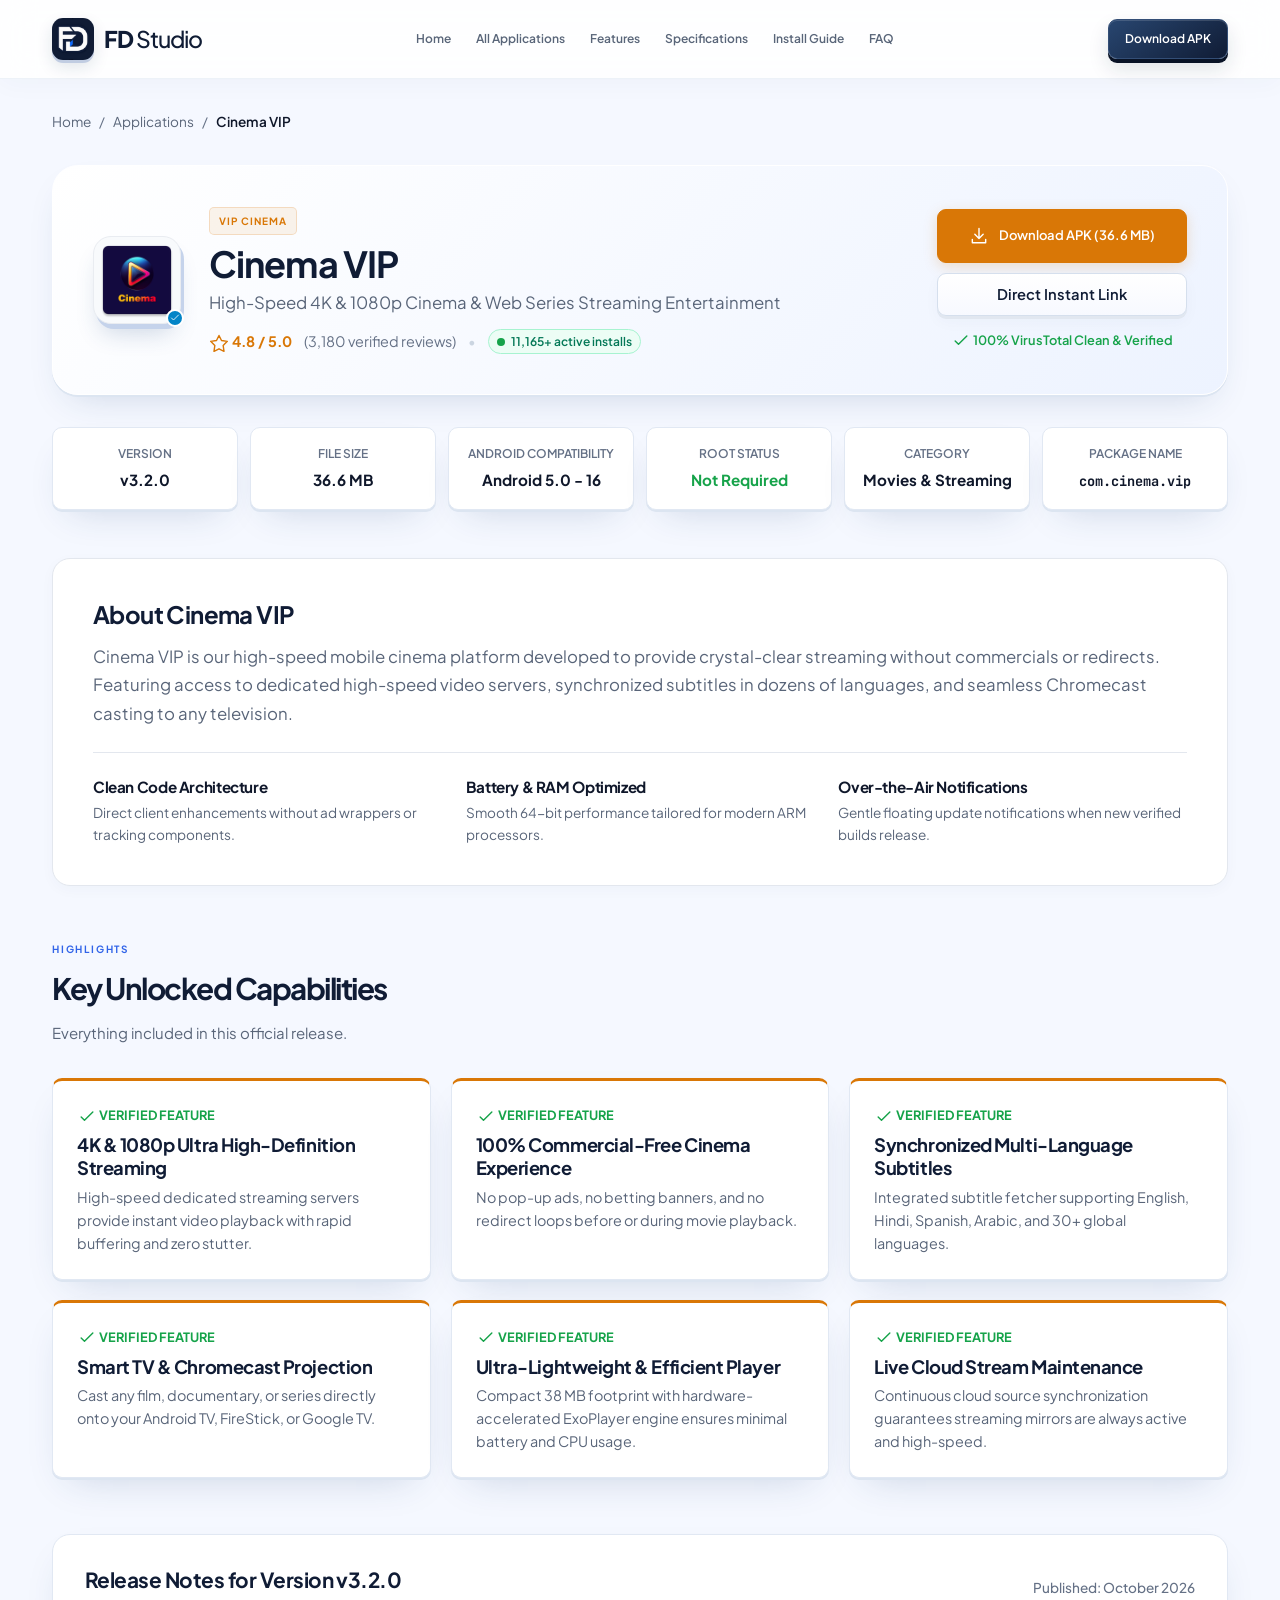
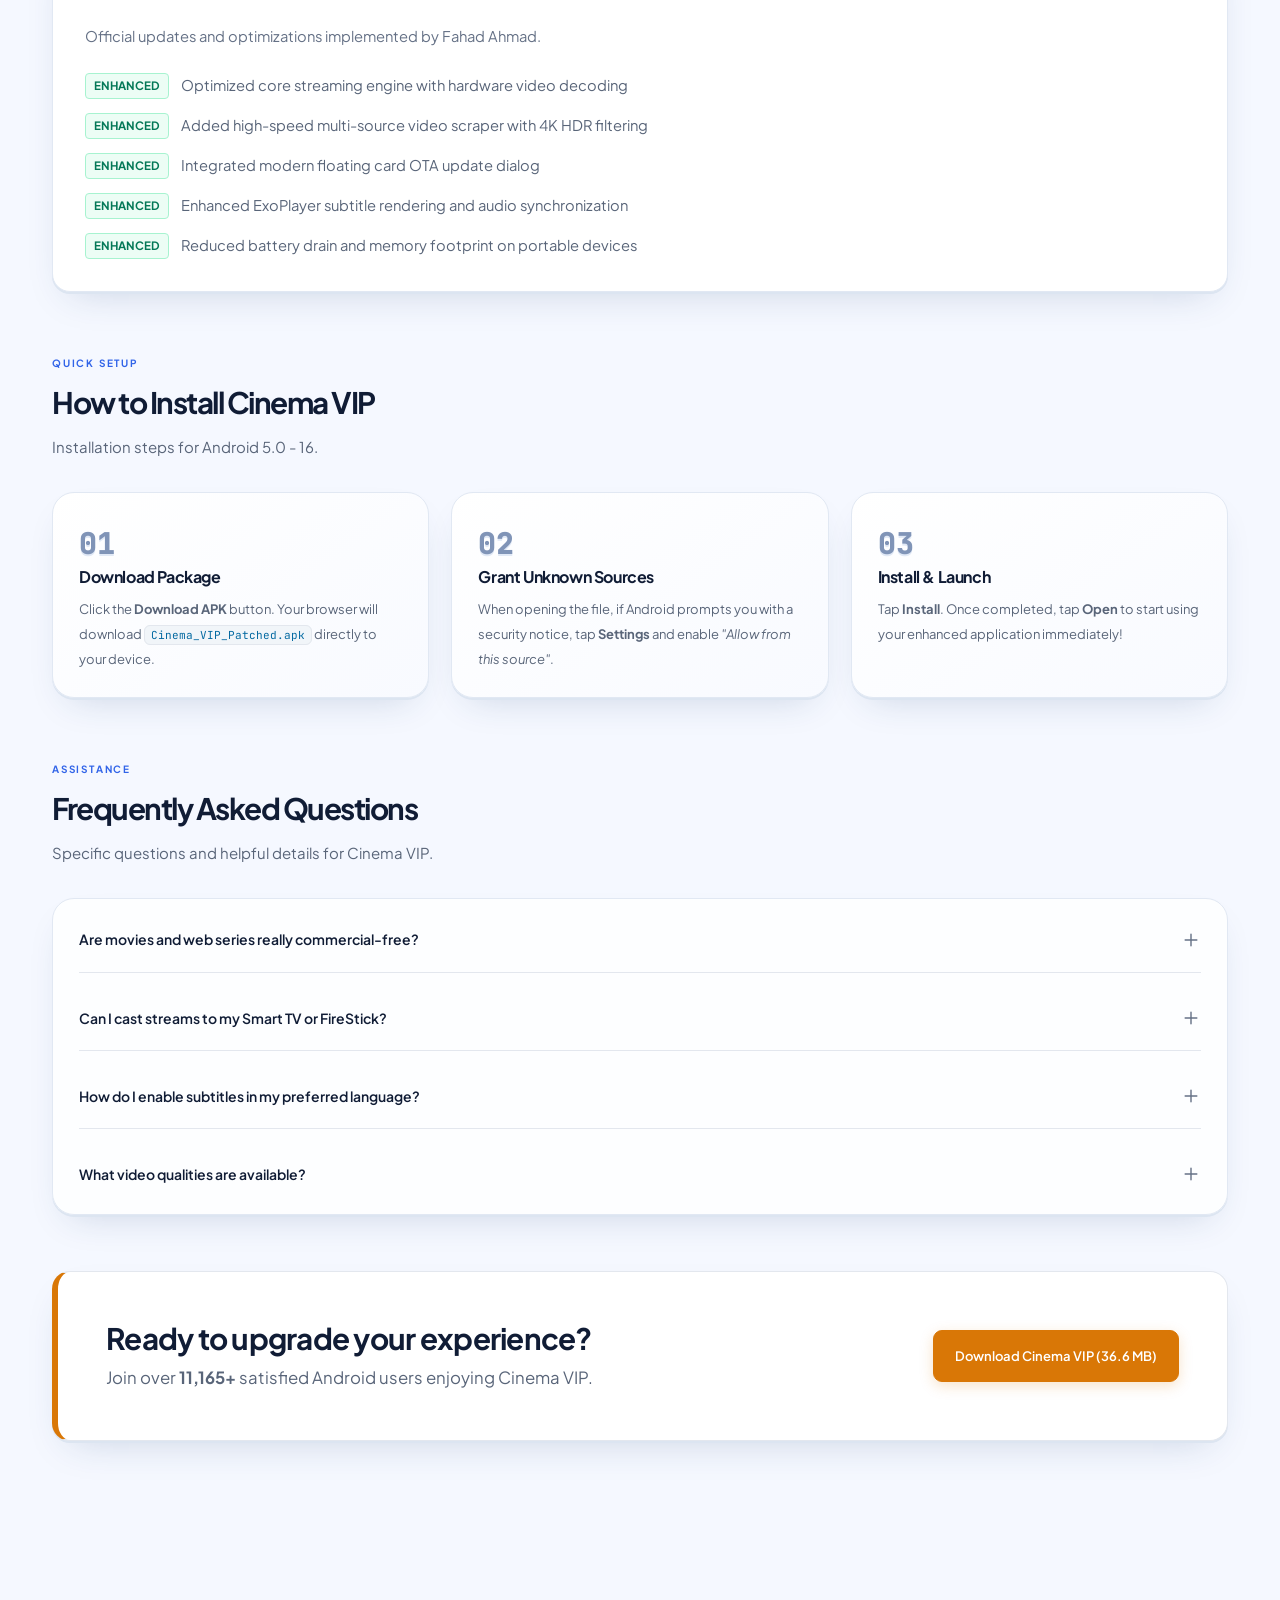
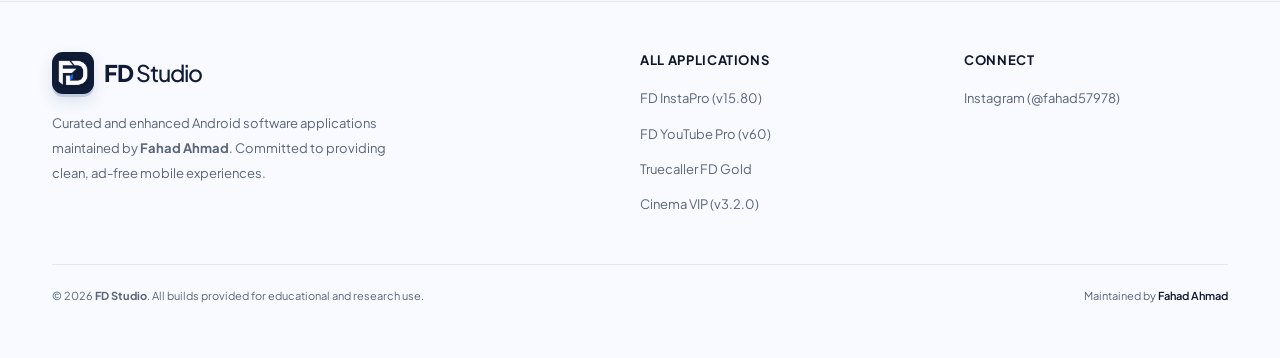
<file: cinema.html>
<!DOCTYPE html>
<html lang="en">
<head>
    <meta charset="UTF-8">
    <meta name="viewport" content="width=device-width, initial-scale=1.0">
    <meta name="theme-color" content="#101c35">
    <title>Cinema VIP APK Download (Latest v3.2.0) - FD Studio</title>
    <meta name="description" content="Download Cinema VIP APK v3.2.0. Our premier streaming application for films and television series. High-bitrate 4K servers, zero commercials, multi-language subtitle synchronization, and instant Smart TV casting.">
    <link rel="preconnect" href="https://fonts.googleapis.com">
    <link rel="preconnect" href="https://fonts.gstatic.com" crossorigin>
    <link href="https://fonts.googleapis.com/css2?family=Plus+Jakarta+Sans:wght@400;500;600;700;800&family=JetBrains+Mono:wght@500;600&display=swap" rel="stylesheet">
    <link rel="stylesheet" href="assets/css/style.css">
    <link rel="stylesheet" href="assets/css/studio-3d.css">
    <link rel="icon" type="image/png" href="assets/images/brand/fd-studio-logo.png">
    <noscript><style>.faq-content[hidden], .faq-content { display:block !important; max-height:none; padding:0 0 22px; } .faq-icon-cross, .mobile-toggle { display:none !important; } @media(max-width:900px) { .nav-menu { display:flex; position:static; flex-wrap:wrap; padding:0; box-shadow:none; border:0; gap:12px; } .header-inner { flex-wrap:wrap; } }</style></noscript>
</head>
<body class="app-page">
    <a class="skip-link" href="#main">Skip to content</a>
    <!-- Clean Minimalist Header -->
    <header class="site-header">
        <div class="header-inner">
            <a href="index.html" class="brand" aria-label="FD Studio home"><img src="assets/images/brand/fd-studio-logo.png" class="brand-logo" width="42" height="42" alt=""><span class="brand-text">FD<span class="brand-light"> Studio</span></span></a>            
            <nav class="nav-menu" id="navMenu" aria-label="Main navigation">
                <a href="index.html" class="nav-link">Home</a>
                <a href="index.html#apps" class="nav-link">All Applications</a>
                <a href="#features" class="nav-link">Features</a>
                <a href="#specs" class="nav-link">Specifications</a>
                <a href="#installation" class="nav-link">Install Guide</a>
                <a href="#faq" class="nav-link">FAQ</a>
            </nav>

            <div class="header-actions">
                <a href="download-cinema.html" class="btn btn-primary btn-sm">
                    Download APK
                </a>
                <button type="button" class="mobile-toggle" id="mobileToggle" aria-label="Toggle navigation" aria-controls="navMenu" aria-expanded="false">
                    <span></span><span></span><span></span>
                </button>
            </div>
        </div>
    </header>

    <main id="main" class="container" style="padding-top: 2rem; padding-bottom: 5rem;">
        <!-- Breadcrumb Navigation -->
        <nav aria-label="Breadcrumb" style="display: flex; align-items: center; gap: 0.5rem; font-size: 0.85rem; color: var(--text-muted); margin-bottom: 1.5rem;">
            <a href="index.html" style="color: var(--text-secondary);">Home</a>
            <span>/</span>
            <a href="index.html#apps" style="color: var(--text-secondary);">Applications</a>
            <span>/</span>
            <span aria-current="page" style="color: #0f172a; font-weight: 600;">Cinema VIP</span>
        </nav>

        <!-- App Hero Showcase Box -->
        <section class="app-detail-head">
            <div class="app-detail-left">
                <div class="app-icon-wrap" style="width: 88px; height: 88px; border-radius: 18px;">
                    <img src="assets/images/cinemavip_icon.png" alt="Cinema VIP Icon" class="app-icon-img" style="border-radius: 12px;">
                    <span class="app-verified-badge" title="Verified Safe"><svg class="ui-icon " width="20" height="20" viewBox="0 0 24 24" fill="none" stroke="currentColor" stroke-width="1.7" stroke-linecap="round" stroke-linejoin="round" aria-hidden="true" focusable="false"><path d="m5 12 4 4L19 6"/></svg></span>
                </div>
                <div>
                    <span class="tag-badge" style="background: #d9770615; color: #d97706; border: 1px solid #d9770630; margin-bottom: 0.4rem; display: inline-block;">
                        VIP CINEMA                    </span>
                    <h1 style="font-size: 2.25rem; margin-bottom: 0.25rem;">Cinema VIP</h1>
                    <p style="font-size: 1.05rem; color: var(--text-secondary); max-width: 620px;">High-Speed 4K &amp; 1080p Cinema &amp; Web Series Streaming Entertainment</p>
                    
                    <div style="display: flex; align-items: center; flex-wrap: wrap; gap: 0.75rem; margin-top: 0.75rem; font-size: 0.9rem;">
                        <span style="color: #d97706; font-weight: 700;"><svg class="ui-icon " width="20" height="20" viewBox="0 0 24 24" fill="none" stroke="currentColor" stroke-width="1.7" stroke-linecap="round" stroke-linejoin="round" aria-hidden="true" focusable="false"><path d="m12 3 3 6 7 1-5 5 1 7-6-3-6 3 1-7-5-5 7-1z"/></svg> 4.8 / 5.0</span>
                        <span style="color: var(--text-muted);">(3,180 verified reviews)</span>
                        <span style="color: var(--border-strong);">•</span>
                        <span class="tag-downloads"><span class="pulse-dot"></span> 11,165+ active installs</span>
                    </div>
                </div>
            </div>

            <div style="display: flex; flex-direction: column; gap: 0.65rem; min-width: 250px;">
                <a href="download-cinema.html" class="btn btn-app-accent btn-xl" style="--app-btn-bg: #d97706; box-shadow: 0 4px 14px #d9770635;">
                    <svg class="ui-icon " width="20" height="20" viewBox="0 0 24 24" fill="none" stroke="currentColor" stroke-width="1.7" stroke-linecap="round" stroke-linejoin="round" aria-hidden="true" focusable="false"><path d="M12 3v12m-5-5 5 5 5-5M4 16v4h16v-4"/></svg>                    Download APK (36.6 MB)
                </a>
                <a href="https://github.com/fahadapps/fahadapps.github.io/releases/download/v1.0.0/Cinema_VIP_Patched.apk" class="btn btn-outline btn-md text-center">
                    Direct Instant Link
                </a>
                                <p style="font-size: 0.8rem; color: #16a34a; font-weight: 600; text-align: center; margin-top: 0.2rem;">
                    <svg class="ui-icon " width="20" height="20" viewBox="0 0 24 24" fill="none" stroke="currentColor" stroke-width="1.7" stroke-linecap="round" stroke-linejoin="round" aria-hidden="true" focusable="false"><path d="m5 12 4 4L19 6"/></svg> 100% VirusTotal Clean & Verified
                </p>
            </div>
        </section>

        
        <!-- Technical Specs Strip -->
        <section id="specs">
            <div class="specs-grid">
                <div class="spec-tile">
                    <span class="spec-tile-label">Version</span>
                    <span class="spec-tile-val">v3.2.0</span>
                </div>
                <div class="spec-tile">
                    <span class="spec-tile-label">File Size</span>
                    <span class="spec-tile-val">36.6 MB</span>
                </div>
                <div class="spec-tile">
                    <span class="spec-tile-label">Android compatibility</span>
                    <span class="spec-tile-val">Android 5.0 - 16</span>
                </div>
                <div class="spec-tile">
                    <span class="spec-tile-label">Root Status</span>
                    <span class="spec-tile-val" style="color: #16a34a;">Not Required</span>
                </div>
                <div class="spec-tile">
                    <span class="spec-tile-label">Category</span>
                    <span class="spec-tile-val">Movies &amp; Streaming</span>
                </div>
                <div class="spec-tile">
                    <span class="spec-tile-label">Package Name</span>
                    <span class="spec-tile-val" style="font-size: 0.85rem; font-family: var(--font-mono);">com.cinema.vip</span>
                </div>
            </div>
        </section>

        <!-- App Overview & Description -->
        <section class="app-overview" style="background: #ffffff; border: 1px solid var(--border-subtle); border-radius: var(--radius-lg); padding: 2.5rem; margin-bottom: 3rem; box-shadow: var(--shadow-subtle);">
            <h2 style="font-size: 1.5rem; margin-bottom: 0.85rem;">About Cinema VIP</h2>
            <p style="font-size: 1.05rem; line-height: 1.7; color: var(--text-secondary); margin-bottom: 1.5rem;">
                Cinema VIP is our high-speed mobile cinema platform developed to provide crystal-clear streaming without commercials or redirects. Featuring access to dedicated high-speed video servers, synchronized subtitles in dozens of languages, and seamless Chromecast casting to any television.            </p>
            <div class="detail-columns" style="display: grid; grid-template-columns: repeat(3, 1fr); gap: 1.5rem; border-top: 1px solid var(--border-subtle); padding-top: 1.5rem;">
                <div>
                    <h4 style="font-size: 0.95rem; margin-bottom: 0.35rem; color: #0f172a;">Clean Code Architecture</h4>
                    <p style="font-size: 0.85rem; color: var(--text-secondary);">Direct client enhancements without ad wrappers or tracking components.</p>
                </div>
                <div>
                    <h4 style="font-size: 0.95rem; margin-bottom: 0.35rem; color: #0f172a;">Battery & RAM Optimized</h4>
                    <p style="font-size: 0.85rem; color: var(--text-secondary);">Smooth 64-bit performance tailored for modern ARM processors.</p>
                </div>
                <div>
                    <h4 style="font-size: 0.95rem; margin-bottom: 0.35rem; color: #0f172a;">Over-the-Air Notifications</h4>
                    <p style="font-size: 0.85rem; color: var(--text-secondary);">Gentle floating update notifications when new verified builds release.</p>
                </div>
            </div>
        </section>

        <!-- Comprehensive Features Breakdown Grid -->
        <section id="features" style="margin-bottom: 3.5rem;">
            <div class="section-header" style="text-align: left; margin-bottom: 2rem;">
                <span class="section-eyebrow">Highlights</span>
                <h2 class="section-title" style="font-size: 1.85rem;">Key Unlocked Capabilities</h2>
                <p class="section-desc" style="margin: 0;">Everything included in this official release.</p>
            </div>

            <div class="features-detailed-grid">
                                <div class="feature-detailed-card" style="border-top: 3px solid #d97706;">
                    <div style="font-weight: 700; color: #16a34a; font-size: 0.8rem; margin-bottom: 0.4rem;"><svg class="ui-icon " width="20" height="20" viewBox="0 0 24 24" fill="none" stroke="currentColor" stroke-width="1.7" stroke-linecap="round" stroke-linejoin="round" aria-hidden="true" focusable="false"><path d="m5 12 4 4L19 6"/></svg> VERIFIED FEATURE</div>
                    <h3 style="font-size: 1.15rem;">4K &amp; 1080p Ultra High-Definition Streaming</h3>
                    <p style="font-size: 0.9rem; line-height: 1.6;">High-speed dedicated streaming servers provide instant video playback with rapid buffering and zero stutter.</p>
                </div>
                                <div class="feature-detailed-card" style="border-top: 3px solid #d97706;">
                    <div style="font-weight: 700; color: #16a34a; font-size: 0.8rem; margin-bottom: 0.4rem;"><svg class="ui-icon " width="20" height="20" viewBox="0 0 24 24" fill="none" stroke="currentColor" stroke-width="1.7" stroke-linecap="round" stroke-linejoin="round" aria-hidden="true" focusable="false"><path d="m5 12 4 4L19 6"/></svg> VERIFIED FEATURE</div>
                    <h3 style="font-size: 1.15rem;">100% Commercial-Free Cinema Experience</h3>
                    <p style="font-size: 0.9rem; line-height: 1.6;">No pop-up ads, no betting banners, and no redirect loops before or during movie playback.</p>
                </div>
                                <div class="feature-detailed-card" style="border-top: 3px solid #d97706;">
                    <div style="font-weight: 700; color: #16a34a; font-size: 0.8rem; margin-bottom: 0.4rem;"><svg class="ui-icon " width="20" height="20" viewBox="0 0 24 24" fill="none" stroke="currentColor" stroke-width="1.7" stroke-linecap="round" stroke-linejoin="round" aria-hidden="true" focusable="false"><path d="m5 12 4 4L19 6"/></svg> VERIFIED FEATURE</div>
                    <h3 style="font-size: 1.15rem;">Synchronized Multi-Language Subtitles</h3>
                    <p style="font-size: 0.9rem; line-height: 1.6;">Integrated subtitle fetcher supporting English, Hindi, Spanish, Arabic, and 30+ global languages.</p>
                </div>
                                <div class="feature-detailed-card" style="border-top: 3px solid #d97706;">
                    <div style="font-weight: 700; color: #16a34a; font-size: 0.8rem; margin-bottom: 0.4rem;"><svg class="ui-icon " width="20" height="20" viewBox="0 0 24 24" fill="none" stroke="currentColor" stroke-width="1.7" stroke-linecap="round" stroke-linejoin="round" aria-hidden="true" focusable="false"><path d="m5 12 4 4L19 6"/></svg> VERIFIED FEATURE</div>
                    <h3 style="font-size: 1.15rem;">Smart TV &amp; Chromecast Projection</h3>
                    <p style="font-size: 0.9rem; line-height: 1.6;">Cast any film, documentary, or series directly onto your Android TV, FireStick, or Google TV.</p>
                </div>
                                <div class="feature-detailed-card" style="border-top: 3px solid #d97706;">
                    <div style="font-weight: 700; color: #16a34a; font-size: 0.8rem; margin-bottom: 0.4rem;"><svg class="ui-icon " width="20" height="20" viewBox="0 0 24 24" fill="none" stroke="currentColor" stroke-width="1.7" stroke-linecap="round" stroke-linejoin="round" aria-hidden="true" focusable="false"><path d="m5 12 4 4L19 6"/></svg> VERIFIED FEATURE</div>
                    <h3 style="font-size: 1.15rem;">Ultra-Lightweight &amp; Efficient Player</h3>
                    <p style="font-size: 0.9rem; line-height: 1.6;">Compact 38 MB footprint with hardware-accelerated ExoPlayer engine ensures minimal battery and CPU usage.</p>
                </div>
                                <div class="feature-detailed-card" style="border-top: 3px solid #d97706;">
                    <div style="font-weight: 700; color: #16a34a; font-size: 0.8rem; margin-bottom: 0.4rem;"><svg class="ui-icon " width="20" height="20" viewBox="0 0 24 24" fill="none" stroke="currentColor" stroke-width="1.7" stroke-linecap="round" stroke-linejoin="round" aria-hidden="true" focusable="false"><path d="m5 12 4 4L19 6"/></svg> VERIFIED FEATURE</div>
                    <h3 style="font-size: 1.15rem;">Live Cloud Stream Maintenance</h3>
                    <p style="font-size: 0.9rem; line-height: 1.6;">Continuous cloud source synchronization guarantees streaming mirrors are always active and high-speed.</p>
                </div>
                            </div>
        </section>

        <!-- Changelog Section -->
        <section style="margin-bottom: 3.5rem;">
            <div class="changelog-box">
                <div style="display: flex; align-items: center; justify-content: space-between; margin-bottom: 1rem;">
                    <h3 style="font-size: 1.3rem;">Release Notes for Version v3.2.0</h3>
                    <span style="font-size: 0.85rem; color: var(--text-muted); font-weight: 500;">Published: October 2026</span>
                </div>
                <p style="color: var(--text-muted); font-size: 0.92rem; margin-bottom: 1.5rem;">Official updates and optimizations implemented by Fahad Ahmad.</p>
                
                <ul style="list-style: none; display: flex; flex-direction: column; gap: 0.85rem;">
                                        <li style="display: flex; align-items: center; gap: 0.75rem; font-size: 0.92rem; color: var(--text-secondary);">
                        <span style="background: #ecfdf5; color: #047857; font-weight: 700; font-size: 0.72rem; padding: 3px 8px; border-radius: 4px; border: 1px solid #a7f3d0;">ENHANCED</span>
                        <span>Optimized core streaming engine with hardware video decoding</span>
                    </li>
                                        <li style="display: flex; align-items: center; gap: 0.75rem; font-size: 0.92rem; color: var(--text-secondary);">
                        <span style="background: #ecfdf5; color: #047857; font-weight: 700; font-size: 0.72rem; padding: 3px 8px; border-radius: 4px; border: 1px solid #a7f3d0;">ENHANCED</span>
                        <span>Added high-speed multi-source video scraper with 4K HDR filtering</span>
                    </li>
                                        <li style="display: flex; align-items: center; gap: 0.75rem; font-size: 0.92rem; color: var(--text-secondary);">
                        <span style="background: #ecfdf5; color: #047857; font-weight: 700; font-size: 0.72rem; padding: 3px 8px; border-radius: 4px; border: 1px solid #a7f3d0;">ENHANCED</span>
                        <span>Integrated modern floating card OTA update dialog</span>
                    </li>
                                        <li style="display: flex; align-items: center; gap: 0.75rem; font-size: 0.92rem; color: var(--text-secondary);">
                        <span style="background: #ecfdf5; color: #047857; font-weight: 700; font-size: 0.72rem; padding: 3px 8px; border-radius: 4px; border: 1px solid #a7f3d0;">ENHANCED</span>
                        <span>Enhanced ExoPlayer subtitle rendering and audio synchronization</span>
                    </li>
                                        <li style="display: flex; align-items: center; gap: 0.75rem; font-size: 0.92rem; color: var(--text-secondary);">
                        <span style="background: #ecfdf5; color: #047857; font-weight: 700; font-size: 0.72rem; padding: 3px 8px; border-radius: 4px; border: 1px solid #a7f3d0;">ENHANCED</span>
                        <span>Reduced battery drain and memory footprint on portable devices</span>
                    </li>
                                    </ul>
            </div>
        </section>

        <!-- Installation Walkthrough -->
        <section id="installation" style="margin-bottom: 3.5rem;">
            <div class="section-header" style="text-align: left; margin-bottom: 2rem;">
                <span class="section-eyebrow">Quick Setup</span>
                <h2 class="section-title" style="font-size: 1.85rem;">How to Install Cinema VIP</h2>
                <p class="section-desc" style="margin: 0;">Installation steps for Android 5.0 - 16.</p>
            </div>

            <div class="steps-grid">
                <div class="step-card">
                    <div class="step-idx">01</div>
                    <h3>Download Package</h3>
                    <p>Click the <strong>Download APK</strong> button. Your browser will download <code>Cinema_VIP_Patched.apk</code> directly to your device.</p>
                </div>
                <div class="step-card">
                    <div class="step-idx">02</div>
                    <h3>Grant Unknown Sources</h3>
                    <p>When opening the file, if Android prompts you with a security notice, tap <strong>Settings</strong> and enable <em>"Allow from this source"</em>.</p>
                </div>
                <div class="step-card">
                    <div class="step-idx">03</div>
                    <h3>Install & Launch</h3>
                                        <p>Tap <strong>Install</strong>. Once completed, tap <strong>Open</strong> to start using your enhanced application immediately!</p>
                                    </div>
            </div>
        </section>

        <!-- FAQ Section -->
                <section id="faq" style="margin-bottom: 3.5rem;">
            <div class="section-header" style="text-align: left; margin-bottom: 2rem;">
                <span class="section-eyebrow">Assistance</span>
                <h2 class="section-title" style="font-size: 1.85rem;">Frequently Asked Questions</h2>
                <p class="section-desc" style="margin: 0;">Specific questions and helpful details for Cinema VIP.</p>
            </div>

            <div class="faq-wrap">
                                <div class="faq-row">
                    <button type="button" class="faq-question-btn">
                        <span>Are movies and web series really commercial-free?</span>
                        <span class="faq-icon-cross"><svg class="ui-icon " width="20" height="20" viewBox="0 0 24 24" fill="none" stroke="currentColor" stroke-width="1.7" stroke-linecap="round" stroke-linejoin="round" aria-hidden="true" focusable="false"><path d="M12 5v14M5 12h14"/></svg></span>
                    </button>
                    <div class="faq-content">
                        <p>Yes! There are zero pop-up ads, banner overlays, or countdown redirect links before or during playback. You select a title and stream immediately.</p>
                    </div>
                </div>
                                <div class="faq-row">
                    <button type="button" class="faq-question-btn">
                        <span>Can I cast streams to my Smart TV or FireStick?</span>
                        <span class="faq-icon-cross"><svg class="ui-icon " width="20" height="20" viewBox="0 0 24 24" fill="none" stroke="currentColor" stroke-width="1.7" stroke-linecap="round" stroke-linejoin="round" aria-hidden="true" focusable="false"><path d="M12 5v14M5 12h14"/></svg></span>
                    </button>
                    <div class="faq-content">
                        <p>Yes. The built-in media player includes native Chromecast and DLNA support. As long as your TV and phone are on the same Wi-Fi network, tap the Cast icon to play on the big screen.</p>
                    </div>
                </div>
                                <div class="faq-row">
                    <button type="button" class="faq-question-btn">
                        <span>How do I enable subtitles in my preferred language?</span>
                        <span class="faq-icon-cross"><svg class="ui-icon " width="20" height="20" viewBox="0 0 24 24" fill="none" stroke="currentColor" stroke-width="1.7" stroke-linecap="round" stroke-linejoin="round" aria-hidden="true" focusable="false"><path d="M12 5v14M5 12h14"/></svg></span>
                    </button>
                    <div class="faq-content">
                        <p>During video playback, tap the Subtitles (CC) icon in the top right corner. You can choose from dozens of languages including English, Hindi, Spanish, and Arabic with automatic sync.</p>
                    </div>
                </div>
                                <div class="faq-row">
                    <button type="button" class="faq-question-btn">
                        <span>What video qualities are available?</span>
                        <span class="faq-icon-cross"><svg class="ui-icon " width="20" height="20" viewBox="0 0 24 24" fill="none" stroke="currentColor" stroke-width="1.7" stroke-linecap="round" stroke-linejoin="round" aria-hidden="true" focusable="false"><path d="M12 5v14M5 12h14"/></svg></span>
                    </button>
                    <div class="faq-content">
                        <p>The scraper pulls verified high-bitrate sources ranging from 720p and 1080p up to 4K Ultra HD with HDR audio.</p>
                    </div>
                </div>
                            </div>
        </section>
        
        <!-- Bottom Download Action Banner -->
        <section class="detail-cta" style="background: #ffffff; border: 1px solid var(--border-subtle); border-left: 6px solid #d97706; border-radius: var(--radius-lg); padding: 3rem; display: flex; align-items: center; justify-content: space-between; gap: 2rem; box-shadow: var(--shadow-card);">
            <div>
                <h2 style="font-size: 1.85rem; margin-bottom: 0.5rem;">Ready to upgrade your experience?</h2>
                <p style="font-size: 1.05rem; color: var(--text-secondary);">
                    Join over <strong>11,165+</strong> satisfied Android users enjoying Cinema VIP.
                </p>
            </div>
            <div>
                <a href="download-cinema.html" class="btn btn-app-accent btn-xl" style="--app-btn-bg: #d97706; box-shadow: 0 4px 14px #d9770635;">
                    Download Cinema VIP (36.6 MB)
                </a>
            </div>
        </section>
    </main>

    <!-- Clean Human Footer -->
    <footer class="site-footer">
        <div class="container">
            <div class="footer-grid">
                <div class="footer-brand">
                    <a href="index.html" class="brand" aria-label="FD Studio home"><img src="assets/images/brand/fd-studio-logo.png" class="brand-logo" width="42" height="42" alt=""><span class="brand-text">FD<span class="brand-light"> Studio</span></span></a>                    <p>Curated and enhanced Android software applications maintained by <strong>Fahad Ahmad</strong>. Committed to providing clean, ad-free mobile experiences.</p>
                </div>

                <div class="footer-col">
                    <h4>All Applications</h4>
                    <ul>
                        <li><a href="instapro.html">FD InstaPro (v15.80)</a></li>
                        <li><a href="youtube.html">FD YouTube Pro (v60)</a></li>
                        <li><a href="truecaller.html">Truecaller FD Gold</a></li>
                        <li><a href="cinema.html">Cinema VIP (v3.2.0)</a></li>
                    </ul>
                </div>

                <div class="footer-col">
                    <h4>Connect</h4>
                    <ul>
                        <li><a href="https://instagram.com/fahad57978" target="_blank" rel="noopener noreferrer">Instagram (@fahad57978)</a></li>
                    </ul>
                </div>
            </div>

            <div class="footer-bottom-bar">
                <p>© 2026 <strong>FD Studio</strong>. All builds provided for educational and research use.</p>
                <p>Maintained by <a href="https://instagram.com/fahad57978" target="_blank" rel="noopener noreferrer" style="color: #0f172a; font-weight: 600;">Fahad Ahmad</a></p>
            </div>
        </div>
    </footer>

    <script src="assets/js/main.js"></script>
</body>
</html>
</file>
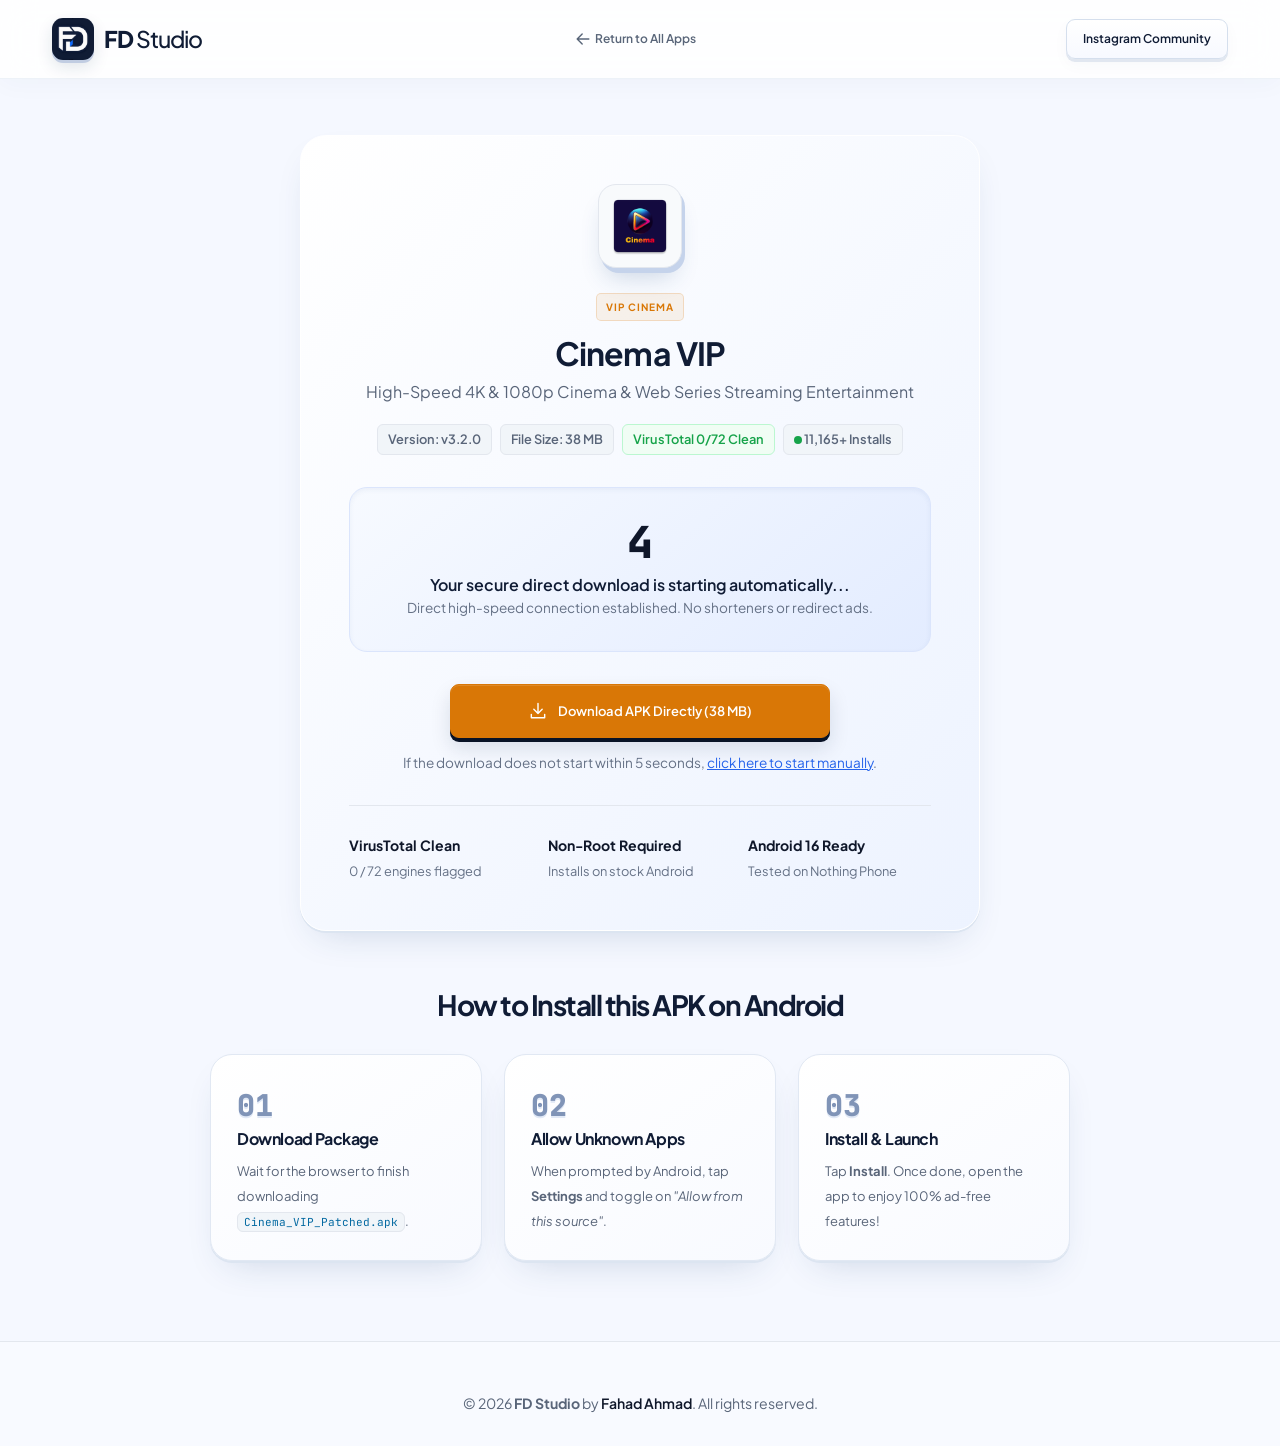
<file: download-cinema.html>
<!DOCTYPE html>
<html lang="en">
<head>
    <meta charset="UTF-8">
    <meta name="viewport" content="width=device-width, initial-scale=1.0">
    <meta name="theme-color" content="#101c35">
    <title>Downloading Cinema VIP - FD Studio</title>
    <meta name="description" content="Secure direct download for Cinema VIP v3.2.0. 100% Ad-free and verified clean.">
    <link rel="preconnect" href="https://fonts.googleapis.com">
    <link rel="preconnect" href="https://fonts.gstatic.com" crossorigin>
    <link href="https://fonts.googleapis.com/css2?family=Plus+Jakarta+Sans:wght@400;500;600;700;800&family=JetBrains+Mono:wght@500;600&display=swap" rel="stylesheet">
    <link rel="stylesheet" href="assets/css/style.css">
    <link rel="stylesheet" href="assets/css/studio-3d.css">
    <link rel="icon" type="image/png" href="assets/images/brand/fd-studio-logo.png">
</head>
<body class="download-page">
    <a class="skip-link" href="#main">Skip to content</a>
    <!-- Minimal Header -->
    <header class="site-header">
        <div class="header-inner">
            <a href="index.html" class="brand" aria-label="FD Studio home"><img src="assets/images/brand/fd-studio-logo.png" class="brand-logo" width="42" height="42" alt=""><span class="brand-text">FD<span class="brand-light"> Studio</span></span></a>            <nav class="nav-menu download-nav" aria-label="Return navigation">
                <a href="index.html" class="nav-link"><svg class="ui-icon " width="20" height="20" viewBox="0 0 24 24" fill="none" stroke="currentColor" stroke-width="1.7" stroke-linecap="round" stroke-linejoin="round" aria-hidden="true" focusable="false"><path d="M19 12H5m6-6-6 6 6 6"/></svg> Return to All Apps</a>
            </nav>
            <div class="header-actions">
                <a href="https://instagram.com/fahad57978" target="_blank" rel="noopener noreferrer" class="btn btn-outline btn-sm">
                    Instagram Community
                </a>
            </div>
        </div>
    </header>

    <main id="main" class="container">
        <div class="download-box">
            <div class="download-hero-icon">
                <img src="assets/images/cinemavip_icon.png" alt="Cinema VIP Icon">
            </div>

            <span class="tag-badge" style="background: #d9770615; color: #d97706; border: 1px solid #d9770630; margin-bottom: 0.75rem; display: inline-block;">
                VIP CINEMA            </span>

            <h1 style="font-size: 2rem; margin-bottom: 0.35rem;">Cinema VIP</h1>
            <p style="font-size: 1rem; color: var(--text-secondary);">High-Speed 4K &amp; 1080p Cinema &amp; Web Series Streaming Entertainment</p>

            <div class="meta-tags-row">
                <span class="badge-tag">Version: v3.2.0</span>
                <span class="badge-tag">File Size: 38 MB</span>
                <span class="badge-tag" style="color: #16a34a; background: #f0fdf4; border-color: #bbf7d0;">VirusTotal 0/72 Clean</span>
                <span class="badge-tag"><span class="pulse-dot"></span> 11,165+ Installs</span>
            </div>

            
            <!-- Clean Countdown Box -->
            <div class="timer-card">
                <div class="timer-countdown-num" id="countdown">5</div>
                <div class="timer-instruction" id="timerStatus" role="status" aria-live="polite">Your secure direct download is starting automatically...</div>
                <div class="timer-instruction-sub">Direct high-speed connection established. No shorteners or redirect ads.</div>
            </div>

            <!-- Direct Download Fallback Button -->
            <div style="margin-bottom: 2rem;">
                <a href="https://github.com/fahadapps/fahadapps.github.io/releases/download/v1.0.0/Cinema_VIP_Patched.apk" id="directDownloadBtn" class="btn btn-primary btn-xl" style="background: #d97706; border-color: #d97706; width: 100%; max-width: 380px;">
                    <svg class="ui-icon " width="20" height="20" viewBox="0 0 24 24" fill="none" stroke="currentColor" stroke-width="1.7" stroke-linecap="round" stroke-linejoin="round" aria-hidden="true" focusable="false"><path d="M12 3v12m-5-5 5 5 5-5M4 16v4h16v-4"/></svg>                    Download APK Directly (38 MB)
                </a>
                <p style="font-size: 0.85rem; color: var(--text-muted); margin-top: 0.85rem;">
                    If the download does not start within 5 seconds, <a href="https://github.com/fahadapps/fahadapps.github.io/releases/download/v1.0.0/Cinema_VIP_Patched.apk" style="color: #2563eb; text-decoration: underline;">click here to start manually</a>.
                </p>
            </div>

            <!-- Security Assurance Strip -->
            <div class="detail-columns" style="display: grid; grid-template-columns: repeat(3, 1fr); gap: 1rem; border-top: 1px solid var(--border-subtle); padding-top: 1.75rem; text-align: left;">
                <div>
                    <strong style="display: block; font-size: 0.88rem; color: #0f172a;">VirusTotal Clean</strong>
                    <span style="font-size: 0.8rem; color: var(--text-muted);">0 / 72 engines flagged</span>
                </div>
                <div>
                    <strong style="display: block; font-size: 0.88rem; color: #0f172a;">Non-Root Required</strong>
                    <span style="font-size: 0.8rem; color: var(--text-muted);">Installs on stock Android</span>
                </div>
                <div>
                    <strong style="display: block; font-size: 0.88rem; color: #0f172a;">Android 16 Ready</strong>
                    <span style="font-size: 0.8rem; color: var(--text-muted);">Tested on Nothing Phone</span>
                </div>
            </div>
        </div>

        <!-- 3-Step Installation Walkthrough -->
        <div style="max-width: 860px; margin: 3rem auto;">
            <h2 class="section-title text-center" style="font-size: 1.75rem; margin-bottom: 2rem;">How to Install this APK on Android</h2>
            <div class="steps-grid">
                <div class="step-card">
                    <div class="step-idx">01</div>
                    <h3>Download Package</h3>
                    <p>Wait for the browser to finish downloading <code>Cinema_VIP_Patched.apk</code>.</p>
                </div>
                <div class="step-card">
                    <div class="step-idx">02</div>
                    <h3>Allow Unknown Apps</h3>
                    <p>When prompted by Android, tap <strong>Settings</strong> and toggle on <em>"Allow from this source"</em>.</p>
                </div>
                <div class="step-card">
                    <div class="step-idx">03</div>
                    <h3>Install & Launch</h3>
                                        <p>Tap <strong>Install</strong>. Once done, open the app to enjoy 100% ad-free features!</p>
                                    </div>
            </div>
        </div>
    </main>

    <footer class="site-footer">
        <div class="container text-center" style="font-size: 0.88rem; color: var(--text-muted);">
            <p>© 2026 <strong>FD Studio</strong> by <a href="https://instagram.com/fahad57978" target="_blank" rel="noopener noreferrer" style="color: #0f172a; font-weight: 600;">Fahad Ahmad</a>. All rights reserved.</p>
        </div>
    </footer>

    <script>
        let seconds = 5;
        const countdownEl = document.getElementById('countdown');
        const statusEl = document.getElementById('timerStatus');

        const timer = setInterval(() => {
            seconds--;
            if (seconds >= 0) {
                countdownEl.textContent = seconds;
            }
            if (seconds <= 0) {
                clearInterval(timer);
                statusEl.innerHTML = '<span style="color: #16a34a; font-weight: 700;">Download initiated! Please check your browser notifications.</span>';
                window.location.href = "https://github.com/fahadapps/fahadapps.github.io/releases/download/v1.0.0/Cinema_VIP_Patched.apk";
            }
        }, 1000);
    </script>
</body>
</html>
</file>
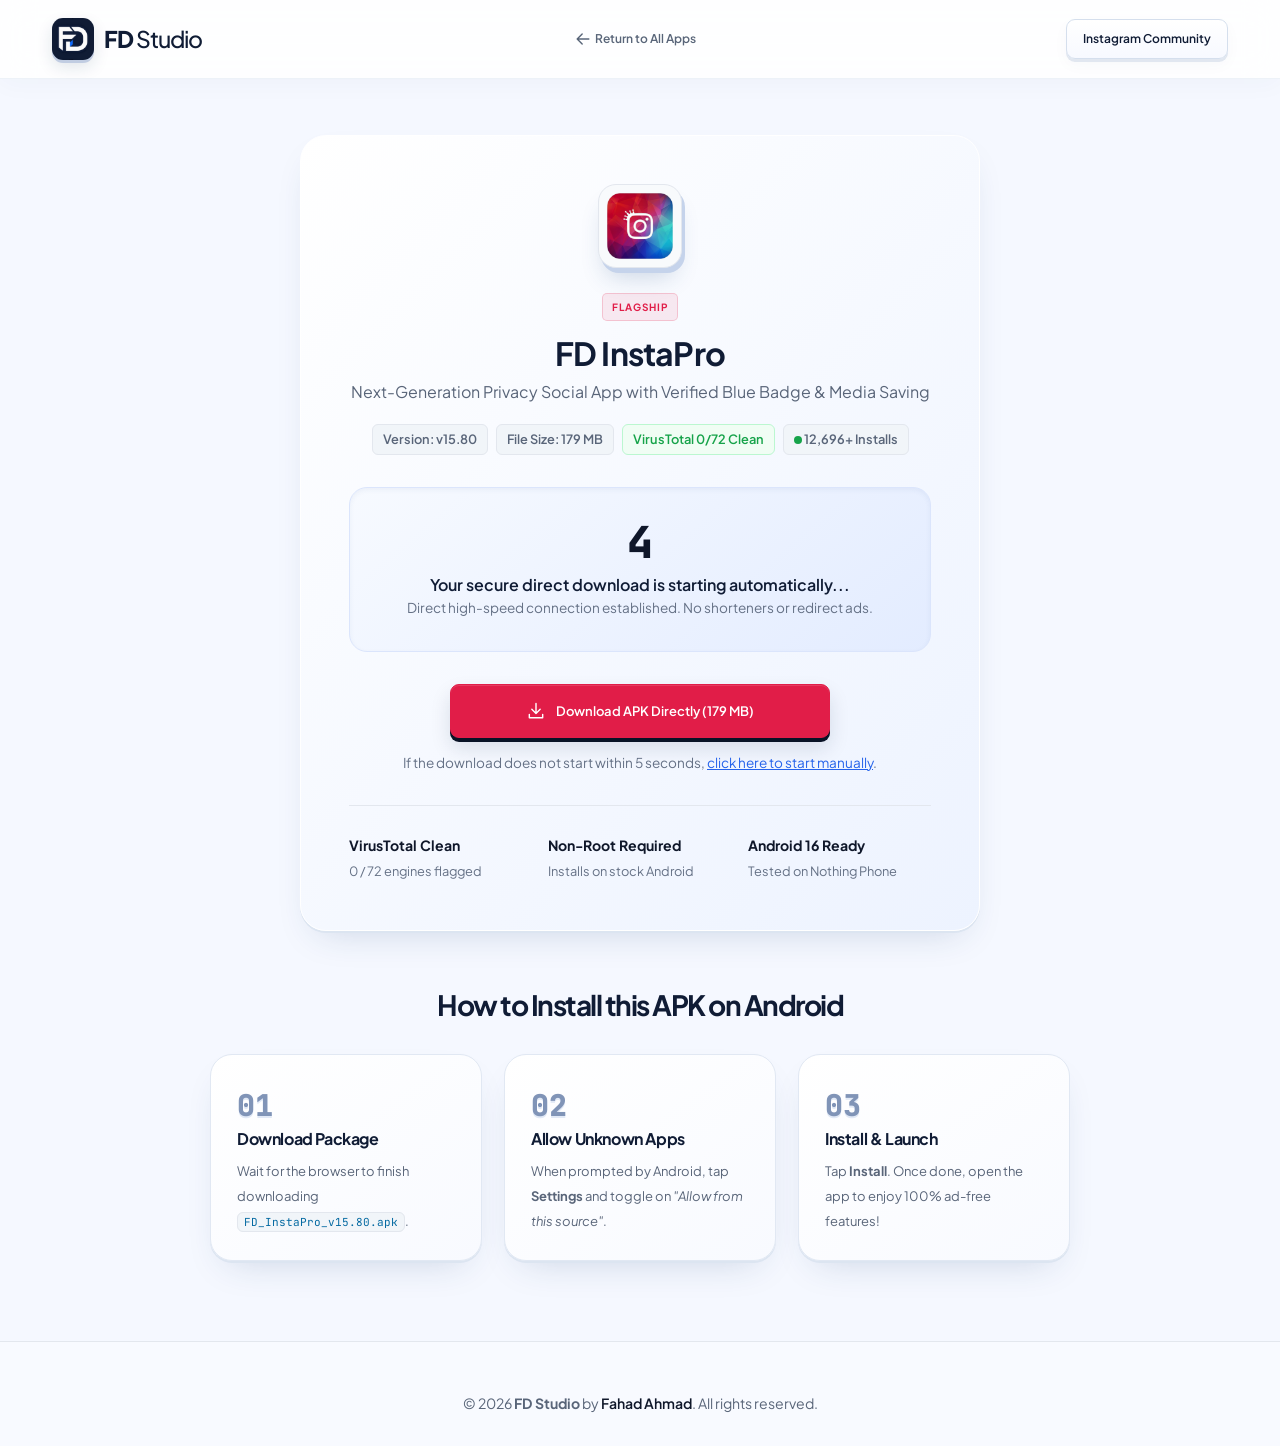
<file: download-instapro.html>
<!DOCTYPE html>
<html lang="en">
<head>
    <meta charset="UTF-8">
    <meta name="viewport" content="width=device-width, initial-scale=1.0">
    <meta name="theme-color" content="#101c35">
    <title>Downloading FD InstaPro - FD Studio</title>
    <meta name="description" content="Secure direct download for FD InstaPro v15.80. 100% Ad-free and verified clean.">
    <link rel="preconnect" href="https://fonts.googleapis.com">
    <link rel="preconnect" href="https://fonts.gstatic.com" crossorigin>
    <link href="https://fonts.googleapis.com/css2?family=Plus+Jakarta+Sans:wght@400;500;600;700;800&family=JetBrains+Mono:wght@500;600&display=swap" rel="stylesheet">
    <link rel="stylesheet" href="assets/css/style.css">
    <link rel="stylesheet" href="assets/css/studio-3d.css">
    <link rel="icon" type="image/png" href="assets/images/brand/fd-studio-logo.png">
</head>
<body class="download-page">
    <a class="skip-link" href="#main">Skip to content</a>
    <!-- Minimal Header -->
    <header class="site-header">
        <div class="header-inner">
            <a href="index.html" class="brand" aria-label="FD Studio home"><img src="assets/images/brand/fd-studio-logo.png" class="brand-logo" width="42" height="42" alt=""><span class="brand-text">FD<span class="brand-light"> Studio</span></span></a>            <nav class="nav-menu download-nav" aria-label="Return navigation">
                <a href="index.html" class="nav-link"><svg class="ui-icon " width="20" height="20" viewBox="0 0 24 24" fill="none" stroke="currentColor" stroke-width="1.7" stroke-linecap="round" stroke-linejoin="round" aria-hidden="true" focusable="false"><path d="M19 12H5m6-6-6 6 6 6"/></svg> Return to All Apps</a>
            </nav>
            <div class="header-actions">
                <a href="https://instagram.com/fahad57978" target="_blank" rel="noopener noreferrer" class="btn btn-outline btn-sm">
                    Instagram Community
                </a>
            </div>
        </div>
    </header>

    <main id="main" class="container">
        <div class="download-box">
            <div class="download-hero-icon">
                <img src="assets/images/instapro_icon.png" alt="FD InstaPro Icon">
            </div>

            <span class="tag-badge" style="background: #e11d4815; color: #e11d48; border: 1px solid #e11d4830; margin-bottom: 0.75rem; display: inline-block;">
                FLAGSHIP            </span>

            <h1 style="font-size: 2rem; margin-bottom: 0.35rem;">FD InstaPro</h1>
            <p style="font-size: 1rem; color: var(--text-secondary);">Next-Generation Privacy Social App with Verified Blue Badge &amp; Media Saving</p>

            <div class="meta-tags-row">
                <span class="badge-tag">Version: v15.80</span>
                <span class="badge-tag">File Size: 179 MB</span>
                <span class="badge-tag" style="color: #16a34a; background: #f0fdf4; border-color: #bbf7d0;">VirusTotal 0/72 Clean</span>
                <span class="badge-tag"><span class="pulse-dot"></span> 12,696+ Installs</span>
            </div>

            
            <!-- Clean Countdown Box -->
            <div class="timer-card">
                <div class="timer-countdown-num" id="countdown">5</div>
                <div class="timer-instruction" id="timerStatus" role="status" aria-live="polite">Your secure direct download is starting automatically...</div>
                <div class="timer-instruction-sub">Direct high-speed connection established. No shorteners or redirect ads.</div>
            </div>

            <!-- Direct Download Fallback Button -->
            <div style="margin-bottom: 2rem;">
                <a href="https://github.com/fahadapps/fahadapps.github.io/releases/download/v1.0.0/FD_InstaPro_v15.80.apk" id="directDownloadBtn" class="btn btn-primary btn-xl" style="background: #e11d48; border-color: #e11d48; width: 100%; max-width: 380px;">
                    <svg class="ui-icon " width="20" height="20" viewBox="0 0 24 24" fill="none" stroke="currentColor" stroke-width="1.7" stroke-linecap="round" stroke-linejoin="round" aria-hidden="true" focusable="false"><path d="M12 3v12m-5-5 5 5 5-5M4 16v4h16v-4"/></svg>                    Download APK Directly (179 MB)
                </a>
                <p style="font-size: 0.85rem; color: var(--text-muted); margin-top: 0.85rem;">
                    If the download does not start within 5 seconds, <a href="https://github.com/fahadapps/fahadapps.github.io/releases/download/v1.0.0/FD_InstaPro_v15.80.apk" style="color: #2563eb; text-decoration: underline;">click here to start manually</a>.
                </p>
            </div>

            <!-- Security Assurance Strip -->
            <div class="detail-columns" style="display: grid; grid-template-columns: repeat(3, 1fr); gap: 1rem; border-top: 1px solid var(--border-subtle); padding-top: 1.75rem; text-align: left;">
                <div>
                    <strong style="display: block; font-size: 0.88rem; color: #0f172a;">VirusTotal Clean</strong>
                    <span style="font-size: 0.8rem; color: var(--text-muted);">0 / 72 engines flagged</span>
                </div>
                <div>
                    <strong style="display: block; font-size: 0.88rem; color: #0f172a;">Non-Root Required</strong>
                    <span style="font-size: 0.8rem; color: var(--text-muted);">Installs on stock Android</span>
                </div>
                <div>
                    <strong style="display: block; font-size: 0.88rem; color: #0f172a;">Android 16 Ready</strong>
                    <span style="font-size: 0.8rem; color: var(--text-muted);">Tested on Nothing Phone</span>
                </div>
            </div>
        </div>

        <!-- 3-Step Installation Walkthrough -->
        <div style="max-width: 860px; margin: 3rem auto;">
            <h2 class="section-title text-center" style="font-size: 1.75rem; margin-bottom: 2rem;">How to Install this APK on Android</h2>
            <div class="steps-grid">
                <div class="step-card">
                    <div class="step-idx">01</div>
                    <h3>Download Package</h3>
                    <p>Wait for the browser to finish downloading <code>FD_InstaPro_v15.80.apk</code>.</p>
                </div>
                <div class="step-card">
                    <div class="step-idx">02</div>
                    <h3>Allow Unknown Apps</h3>
                    <p>When prompted by Android, tap <strong>Settings</strong> and toggle on <em>"Allow from this source"</em>.</p>
                </div>
                <div class="step-card">
                    <div class="step-idx">03</div>
                    <h3>Install & Launch</h3>
                                        <p>Tap <strong>Install</strong>. Once done, open the app to enjoy 100% ad-free features!</p>
                                    </div>
            </div>
        </div>
    </main>

    <footer class="site-footer">
        <div class="container text-center" style="font-size: 0.88rem; color: var(--text-muted);">
            <p>© 2026 <strong>FD Studio</strong> by <a href="https://instagram.com/fahad57978" target="_blank" rel="noopener noreferrer" style="color: #0f172a; font-weight: 600;">Fahad Ahmad</a>. All rights reserved.</p>
        </div>
    </footer>

    <script>
        let seconds = 5;
        const countdownEl = document.getElementById('countdown');
        const statusEl = document.getElementById('timerStatus');

        const timer = setInterval(() => {
            seconds--;
            if (seconds >= 0) {
                countdownEl.textContent = seconds;
            }
            if (seconds <= 0) {
                clearInterval(timer);
                statusEl.innerHTML = '<span style="color: #16a34a; font-weight: 700;">Download initiated! Please check your browser notifications.</span>';
                window.location.href = "https://github.com/fahadapps/fahadapps.github.io/releases/download/v1.0.0/FD_InstaPro_v15.80.apk";
            }
        }, 1000);
    </script>
</body>
</html>
</file>
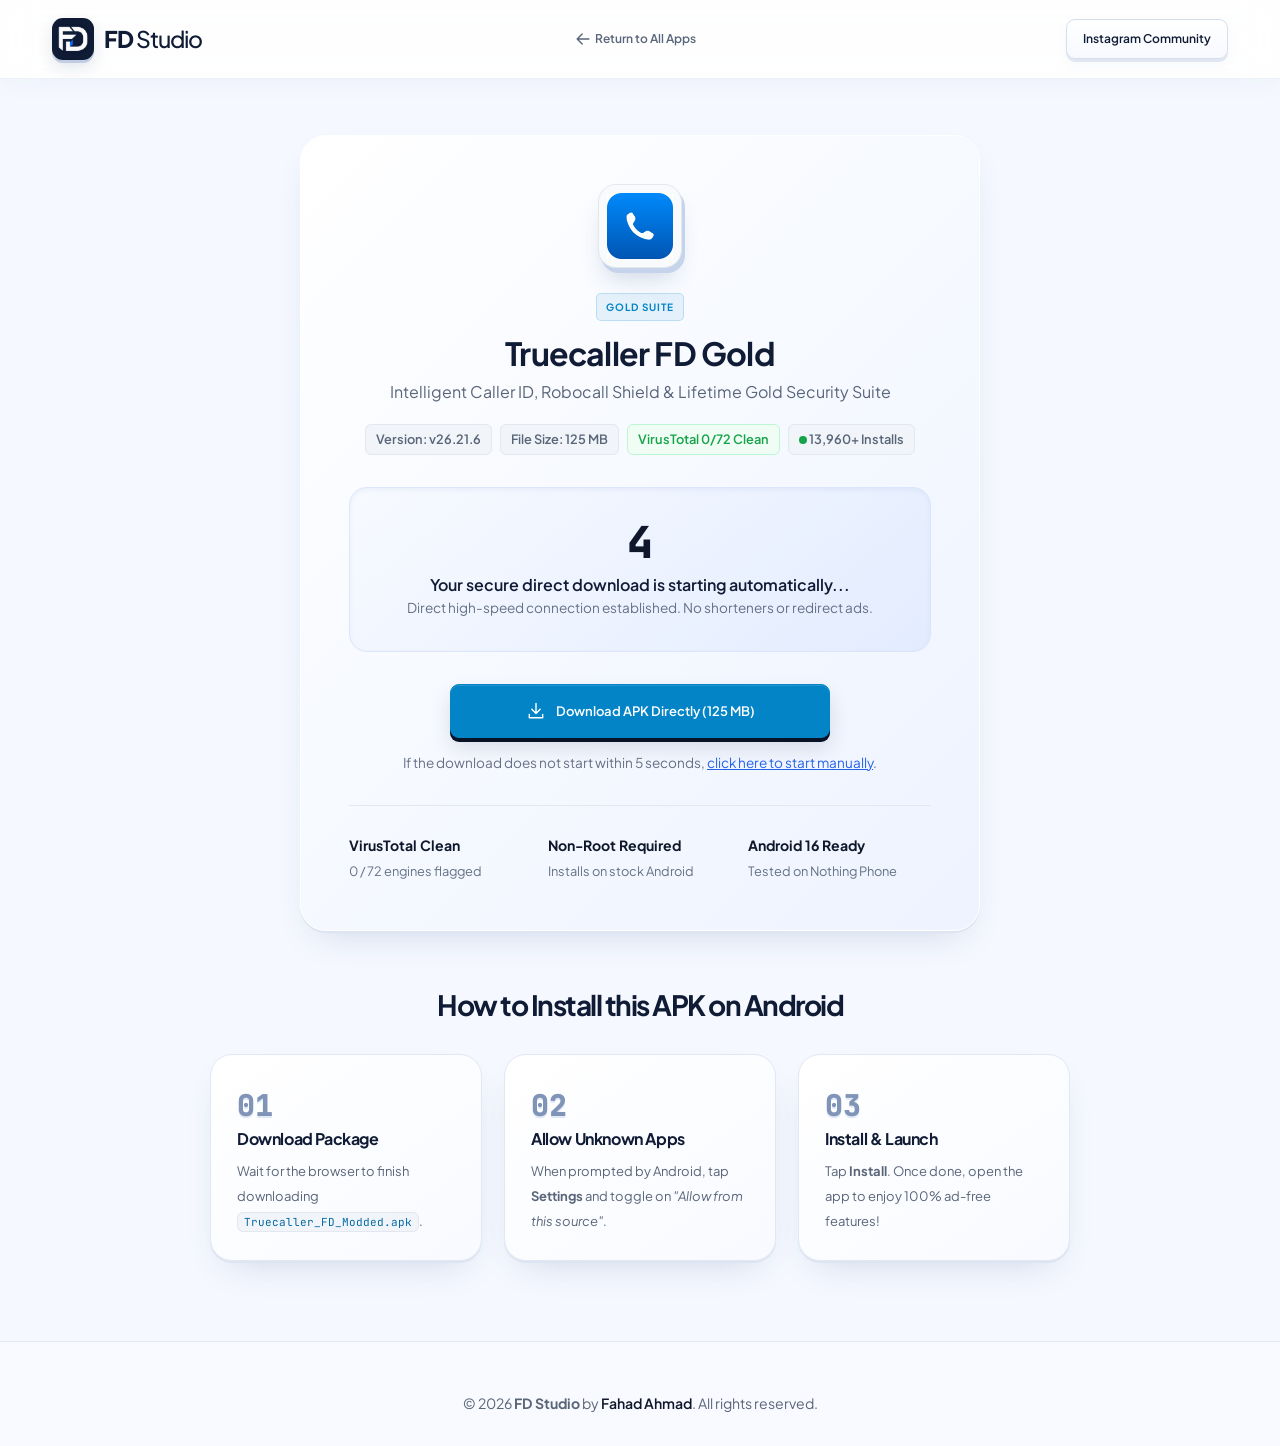
<file: download-truecaller.html>
<!DOCTYPE html>
<html lang="en">
<head>
    <meta charset="UTF-8">
    <meta name="viewport" content="width=device-width, initial-scale=1.0">
    <meta name="theme-color" content="#101c35">
    <title>Downloading Truecaller FD Gold - FD Studio</title>
    <meta name="description" content="Secure direct download for Truecaller FD Gold v26.21.6. 100% Ad-free and verified clean.">
    <link rel="preconnect" href="https://fonts.googleapis.com">
    <link rel="preconnect" href="https://fonts.gstatic.com" crossorigin>
    <link href="https://fonts.googleapis.com/css2?family=Plus+Jakarta+Sans:wght@400;500;600;700;800&family=JetBrains+Mono:wght@500;600&display=swap" rel="stylesheet">
    <link rel="stylesheet" href="assets/css/style.css">
    <link rel="stylesheet" href="assets/css/studio-3d.css">
    <link rel="icon" type="image/png" href="assets/images/brand/fd-studio-logo.png">
</head>
<body class="download-page">
    <a class="skip-link" href="#main">Skip to content</a>
    <!-- Minimal Header -->
    <header class="site-header">
        <div class="header-inner">
            <a href="index.html" class="brand" aria-label="FD Studio home"><img src="assets/images/brand/fd-studio-logo.png" class="brand-logo" width="42" height="42" alt=""><span class="brand-text">FD<span class="brand-light"> Studio</span></span></a>            <nav class="nav-menu download-nav" aria-label="Return navigation">
                <a href="index.html" class="nav-link"><svg class="ui-icon " width="20" height="20" viewBox="0 0 24 24" fill="none" stroke="currentColor" stroke-width="1.7" stroke-linecap="round" stroke-linejoin="round" aria-hidden="true" focusable="false"><path d="M19 12H5m6-6-6 6 6 6"/></svg> Return to All Apps</a>
            </nav>
            <div class="header-actions">
                <a href="https://instagram.com/fahad57978" target="_blank" rel="noopener noreferrer" class="btn btn-outline btn-sm">
                    Instagram Community
                </a>
            </div>
        </div>
    </header>

    <main id="main" class="container">
        <div class="download-box">
            <div class="download-hero-icon">
                <img src="assets/images/truecaller_icon.png" alt="Truecaller FD Gold Icon">
            </div>

            <span class="tag-badge" style="background: #0284c715; color: #0284c7; border: 1px solid #0284c730; margin-bottom: 0.75rem; display: inline-block;">
                GOLD SUITE            </span>

            <h1 style="font-size: 2rem; margin-bottom: 0.35rem;">Truecaller FD Gold</h1>
            <p style="font-size: 1rem; color: var(--text-secondary);">Intelligent Caller ID, Robocall Shield &amp; Lifetime Gold Security Suite</p>

            <div class="meta-tags-row">
                <span class="badge-tag">Version: v26.21.6</span>
                <span class="badge-tag">File Size: 125 MB</span>
                <span class="badge-tag" style="color: #16a34a; background: #f0fdf4; border-color: #bbf7d0;">VirusTotal 0/72 Clean</span>
                <span class="badge-tag"><span class="pulse-dot"></span> 13,960+ Installs</span>
            </div>

            
            <!-- Clean Countdown Box -->
            <div class="timer-card">
                <div class="timer-countdown-num" id="countdown">5</div>
                <div class="timer-instruction" id="timerStatus" role="status" aria-live="polite">Your secure direct download is starting automatically...</div>
                <div class="timer-instruction-sub">Direct high-speed connection established. No shorteners or redirect ads.</div>
            </div>

            <!-- Direct Download Fallback Button -->
            <div style="margin-bottom: 2rem;">
                <a href="https://github.com/fahadapps/fahadapps.github.io/releases/download/v1.0.0/Truecaller_FD_Modded.apk" id="directDownloadBtn" class="btn btn-primary btn-xl" style="background: #0284c7; border-color: #0284c7; width: 100%; max-width: 380px;">
                    <svg class="ui-icon " width="20" height="20" viewBox="0 0 24 24" fill="none" stroke="currentColor" stroke-width="1.7" stroke-linecap="round" stroke-linejoin="round" aria-hidden="true" focusable="false"><path d="M12 3v12m-5-5 5 5 5-5M4 16v4h16v-4"/></svg>                    Download APK Directly (125 MB)
                </a>
                <p style="font-size: 0.85rem; color: var(--text-muted); margin-top: 0.85rem;">
                    If the download does not start within 5 seconds, <a href="https://github.com/fahadapps/fahadapps.github.io/releases/download/v1.0.0/Truecaller_FD_Modded.apk" style="color: #2563eb; text-decoration: underline;">click here to start manually</a>.
                </p>
            </div>

            <!-- Security Assurance Strip -->
            <div class="detail-columns" style="display: grid; grid-template-columns: repeat(3, 1fr); gap: 1rem; border-top: 1px solid var(--border-subtle); padding-top: 1.75rem; text-align: left;">
                <div>
                    <strong style="display: block; font-size: 0.88rem; color: #0f172a;">VirusTotal Clean</strong>
                    <span style="font-size: 0.8rem; color: var(--text-muted);">0 / 72 engines flagged</span>
                </div>
                <div>
                    <strong style="display: block; font-size: 0.88rem; color: #0f172a;">Non-Root Required</strong>
                    <span style="font-size: 0.8rem; color: var(--text-muted);">Installs on stock Android</span>
                </div>
                <div>
                    <strong style="display: block; font-size: 0.88rem; color: #0f172a;">Android 16 Ready</strong>
                    <span style="font-size: 0.8rem; color: var(--text-muted);">Tested on Nothing Phone</span>
                </div>
            </div>
        </div>

        <!-- 3-Step Installation Walkthrough -->
        <div style="max-width: 860px; margin: 3rem auto;">
            <h2 class="section-title text-center" style="font-size: 1.75rem; margin-bottom: 2rem;">How to Install this APK on Android</h2>
            <div class="steps-grid">
                <div class="step-card">
                    <div class="step-idx">01</div>
                    <h3>Download Package</h3>
                    <p>Wait for the browser to finish downloading <code>Truecaller_FD_Modded.apk</code>.</p>
                </div>
                <div class="step-card">
                    <div class="step-idx">02</div>
                    <h3>Allow Unknown Apps</h3>
                    <p>When prompted by Android, tap <strong>Settings</strong> and toggle on <em>"Allow from this source"</em>.</p>
                </div>
                <div class="step-card">
                    <div class="step-idx">03</div>
                    <h3>Install & Launch</h3>
                                        <p>Tap <strong>Install</strong>. Once done, open the app to enjoy 100% ad-free features!</p>
                                    </div>
            </div>
        </div>
    </main>

    <footer class="site-footer">
        <div class="container text-center" style="font-size: 0.88rem; color: var(--text-muted);">
            <p>© 2026 <strong>FD Studio</strong> by <a href="https://instagram.com/fahad57978" target="_blank" rel="noopener noreferrer" style="color: #0f172a; font-weight: 600;">Fahad Ahmad</a>. All rights reserved.</p>
        </div>
    </footer>

    <script>
        let seconds = 5;
        const countdownEl = document.getElementById('countdown');
        const statusEl = document.getElementById('timerStatus');

        const timer = setInterval(() => {
            seconds--;
            if (seconds >= 0) {
                countdownEl.textContent = seconds;
            }
            if (seconds <= 0) {
                clearInterval(timer);
                statusEl.innerHTML = '<span style="color: #16a34a; font-weight: 700;">Download initiated! Please check your browser notifications.</span>';
                window.location.href = "https://github.com/fahadapps/fahadapps.github.io/releases/download/v1.0.0/Truecaller_FD_Modded.apk";
            }
        }, 1000);
    </script>
</body>
</html>
</file>
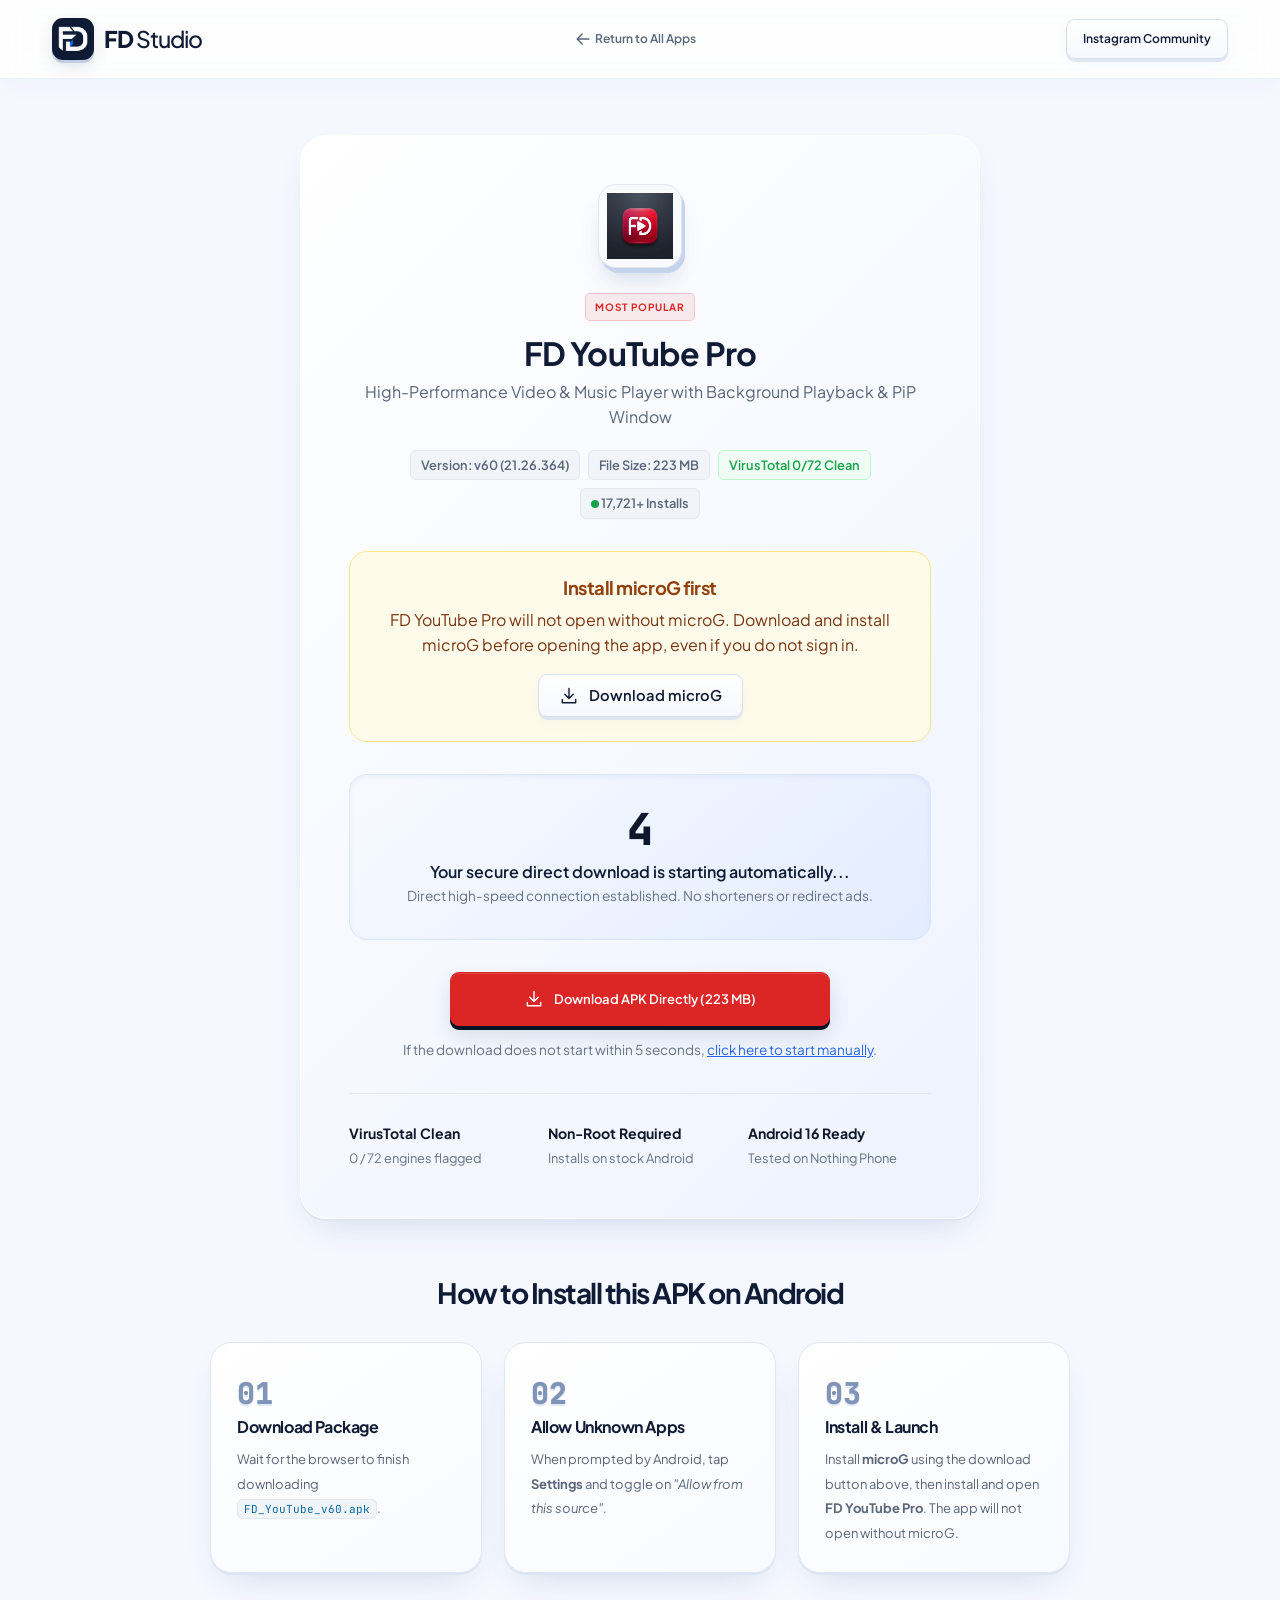
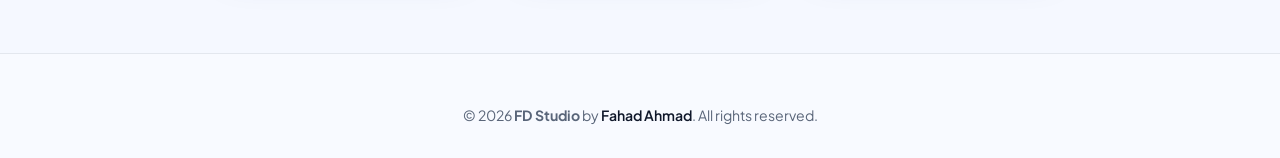
<file: download-youtube.html>
<!DOCTYPE html>
<html lang="en">
<head>
    <meta charset="UTF-8">
    <meta name="viewport" content="width=device-width, initial-scale=1.0">
    <meta name="theme-color" content="#101c35">
    <title>Downloading FD YouTube Pro - FD Studio</title>
    <meta name="description" content="Secure direct download for FD YouTube Pro v60 (21.26.364). 100% Ad-free and verified clean.">
    <link rel="preconnect" href="https://fonts.googleapis.com">
    <link rel="preconnect" href="https://fonts.gstatic.com" crossorigin>
    <link href="https://fonts.googleapis.com/css2?family=Plus+Jakarta+Sans:wght@400;500;600;700;800&family=JetBrains+Mono:wght@500;600&display=swap" rel="stylesheet">
    <link rel="stylesheet" href="assets/css/style.css">
    <link rel="stylesheet" href="assets/css/studio-3d.css">
    <link rel="icon" type="image/png" href="assets/images/brand/fd-studio-logo.png">
</head>
<body class="download-page">
    <a class="skip-link" href="#main">Skip to content</a>
    <!-- Minimal Header -->
    <header class="site-header">
        <div class="header-inner">
            <a href="index.html" class="brand" aria-label="FD Studio home"><img src="assets/images/brand/fd-studio-logo.png" class="brand-logo" width="42" height="42" alt=""><span class="brand-text">FD<span class="brand-light"> Studio</span></span></a>            <nav class="nav-menu download-nav" aria-label="Return navigation">
                <a href="index.html" class="nav-link"><svg class="ui-icon " width="20" height="20" viewBox="0 0 24 24" fill="none" stroke="currentColor" stroke-width="1.7" stroke-linecap="round" stroke-linejoin="round" aria-hidden="true" focusable="false"><path d="M19 12H5m6-6-6 6 6 6"/></svg> Return to All Apps</a>
            </nav>
            <div class="header-actions">
                <a href="https://instagram.com/fahad57978" target="_blank" rel="noopener noreferrer" class="btn btn-outline btn-sm">
                    Instagram Community
                </a>
            </div>
        </div>
    </header>

    <main id="main" class="container">
        <div class="download-box">
            <div class="download-hero-icon">
                <img src="assets/images/youtube_icon.png" alt="FD YouTube Pro Icon">
            </div>

            <span class="tag-badge" style="background: #dc262615; color: #dc2626; border: 1px solid #dc262630; margin-bottom: 0.75rem; display: inline-block;">
                MOST POPULAR            </span>

            <h1 style="font-size: 2rem; margin-bottom: 0.35rem;">FD YouTube Pro</h1>
            <p style="font-size: 1rem; color: var(--text-secondary);">High-Performance Video &amp; Music Player with Background Playback &amp; PiP Window</p>

            <div class="meta-tags-row">
                <span class="badge-tag">Version: v60 (21.26.364)</span>
                <span class="badge-tag">File Size: 223 MB</span>
                <span class="badge-tag" style="color: #16a34a; background: #f0fdf4; border-color: #bbf7d0;">VirusTotal 0/72 Clean</span>
                <span class="badge-tag"><span class="pulse-dot"></span> 17,721+ Installs</span>
            </div>

            <aside aria-label="microG installation requirement" style="background: #fffbeb; border: 1px solid #fde68a; border-radius: var(--radius-lg); padding: 1.5rem; margin-bottom: 2rem;">
    <h2 style="font-size: 1.15rem; color: #92400e; margin-bottom: 0.5rem;">Install microG first</h2>
    <p style="color: #78350f; margin-bottom: 1rem;">FD YouTube Pro will not open without microG. Download and install microG before opening the app, even if you do not sign in.</p>
    <a href="https://github.com/fahadapps/fahadapps.github.io/releases/download/v1.0.0/MicroG_8.0.0.1.apk" class="btn btn-outline btn-md" download="MicroG_8.0.0.1.apk">
        <svg class="ui-icon " width="20" height="20" viewBox="0 0 24 24" fill="none" stroke="currentColor" stroke-width="1.7" stroke-linecap="round" stroke-linejoin="round" aria-hidden="true" focusable="false"><path d="M12 3v12m-5-5 5 5 5-5M4 16v4h16v-4"/></svg> Download microG
    </a>
</aside>

            <!-- Clean Countdown Box -->
            <div class="timer-card">
                <div class="timer-countdown-num" id="countdown">5</div>
                <div class="timer-instruction" id="timerStatus" role="status" aria-live="polite">Your secure direct download is starting automatically...</div>
                <div class="timer-instruction-sub">Direct high-speed connection established. No shorteners or redirect ads.</div>
            </div>

            <!-- Direct Download Fallback Button -->
            <div style="margin-bottom: 2rem;">
                <a href="https://github.com/fahadapps/fahadapps.github.io/releases/download/v1.0.0/FD_YouTube_v60.apk" id="directDownloadBtn" class="btn btn-primary btn-xl" style="background: #dc2626; border-color: #dc2626; width: 100%; max-width: 380px;">
                    <svg class="ui-icon " width="20" height="20" viewBox="0 0 24 24" fill="none" stroke="currentColor" stroke-width="1.7" stroke-linecap="round" stroke-linejoin="round" aria-hidden="true" focusable="false"><path d="M12 3v12m-5-5 5 5 5-5M4 16v4h16v-4"/></svg>                    Download APK Directly (223 MB)
                </a>
                <p style="font-size: 0.85rem; color: var(--text-muted); margin-top: 0.85rem;">
                    If the download does not start within 5 seconds, <a href="https://github.com/fahadapps/fahadapps.github.io/releases/download/v1.0.0/FD_YouTube_v60.apk" style="color: #2563eb; text-decoration: underline;">click here to start manually</a>.
                </p>
            </div>

            <!-- Security Assurance Strip -->
            <div class="detail-columns" style="display: grid; grid-template-columns: repeat(3, 1fr); gap: 1rem; border-top: 1px solid var(--border-subtle); padding-top: 1.75rem; text-align: left;">
                <div>
                    <strong style="display: block; font-size: 0.88rem; color: #0f172a;">VirusTotal Clean</strong>
                    <span style="font-size: 0.8rem; color: var(--text-muted);">0 / 72 engines flagged</span>
                </div>
                <div>
                    <strong style="display: block; font-size: 0.88rem; color: #0f172a;">Non-Root Required</strong>
                    <span style="font-size: 0.8rem; color: var(--text-muted);">Installs on stock Android</span>
                </div>
                <div>
                    <strong style="display: block; font-size: 0.88rem; color: #0f172a;">Android 16 Ready</strong>
                    <span style="font-size: 0.8rem; color: var(--text-muted);">Tested on Nothing Phone</span>
                </div>
            </div>
        </div>

        <!-- 3-Step Installation Walkthrough -->
        <div style="max-width: 860px; margin: 3rem auto;">
            <h2 class="section-title text-center" style="font-size: 1.75rem; margin-bottom: 2rem;">How to Install this APK on Android</h2>
            <div class="steps-grid">
                <div class="step-card">
                    <div class="step-idx">01</div>
                    <h3>Download Package</h3>
                    <p>Wait for the browser to finish downloading <code>FD_YouTube_v60.apk</code>.</p>
                </div>
                <div class="step-card">
                    <div class="step-idx">02</div>
                    <h3>Allow Unknown Apps</h3>
                    <p>When prompted by Android, tap <strong>Settings</strong> and toggle on <em>"Allow from this source"</em>.</p>
                </div>
                <div class="step-card">
                    <div class="step-idx">03</div>
                    <h3>Install & Launch</h3>
                                        <p>Install <strong>microG</strong> using the download button above, then install and open <strong>FD YouTube Pro</strong>. The app will not open without microG.</p>
                                    </div>
            </div>
        </div>
    </main>

    <footer class="site-footer">
        <div class="container text-center" style="font-size: 0.88rem; color: var(--text-muted);">
            <p>© 2026 <strong>FD Studio</strong> by <a href="https://instagram.com/fahad57978" target="_blank" rel="noopener noreferrer" style="color: #0f172a; font-weight: 600;">Fahad Ahmad</a>. All rights reserved.</p>
        </div>
    </footer>

    <script>
        let seconds = 5;
        const countdownEl = document.getElementById('countdown');
        const statusEl = document.getElementById('timerStatus');

        const timer = setInterval(() => {
            seconds--;
            if (seconds >= 0) {
                countdownEl.textContent = seconds;
            }
            if (seconds <= 0) {
                clearInterval(timer);
                statusEl.innerHTML = '<span style="color: #16a34a; font-weight: 700;">Download initiated! Please check your browser notifications.</span>';
                window.location.href = "https://github.com/fahadapps/fahadapps.github.io/releases/download/v1.0.0/FD_YouTube_v60.apk";
            }
        }, 1000);
    </script>
</body>
</html>
</file>
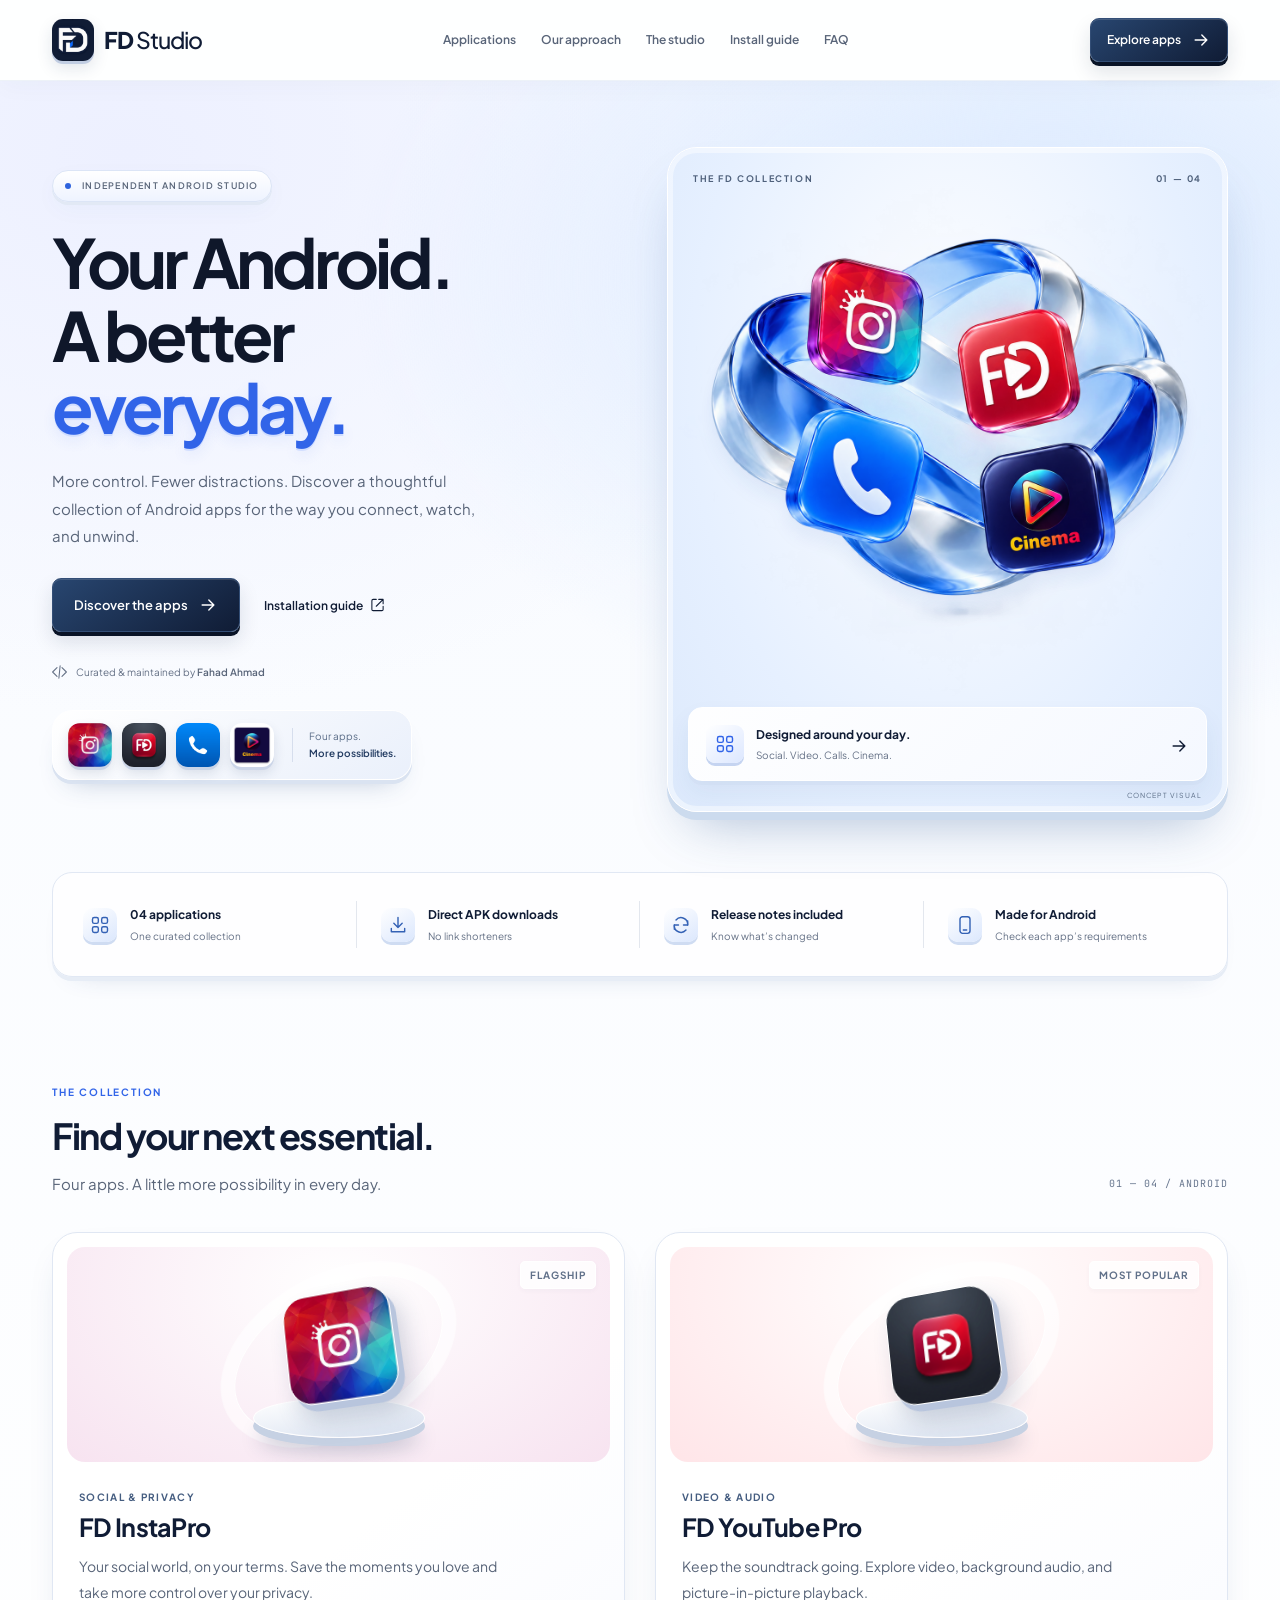
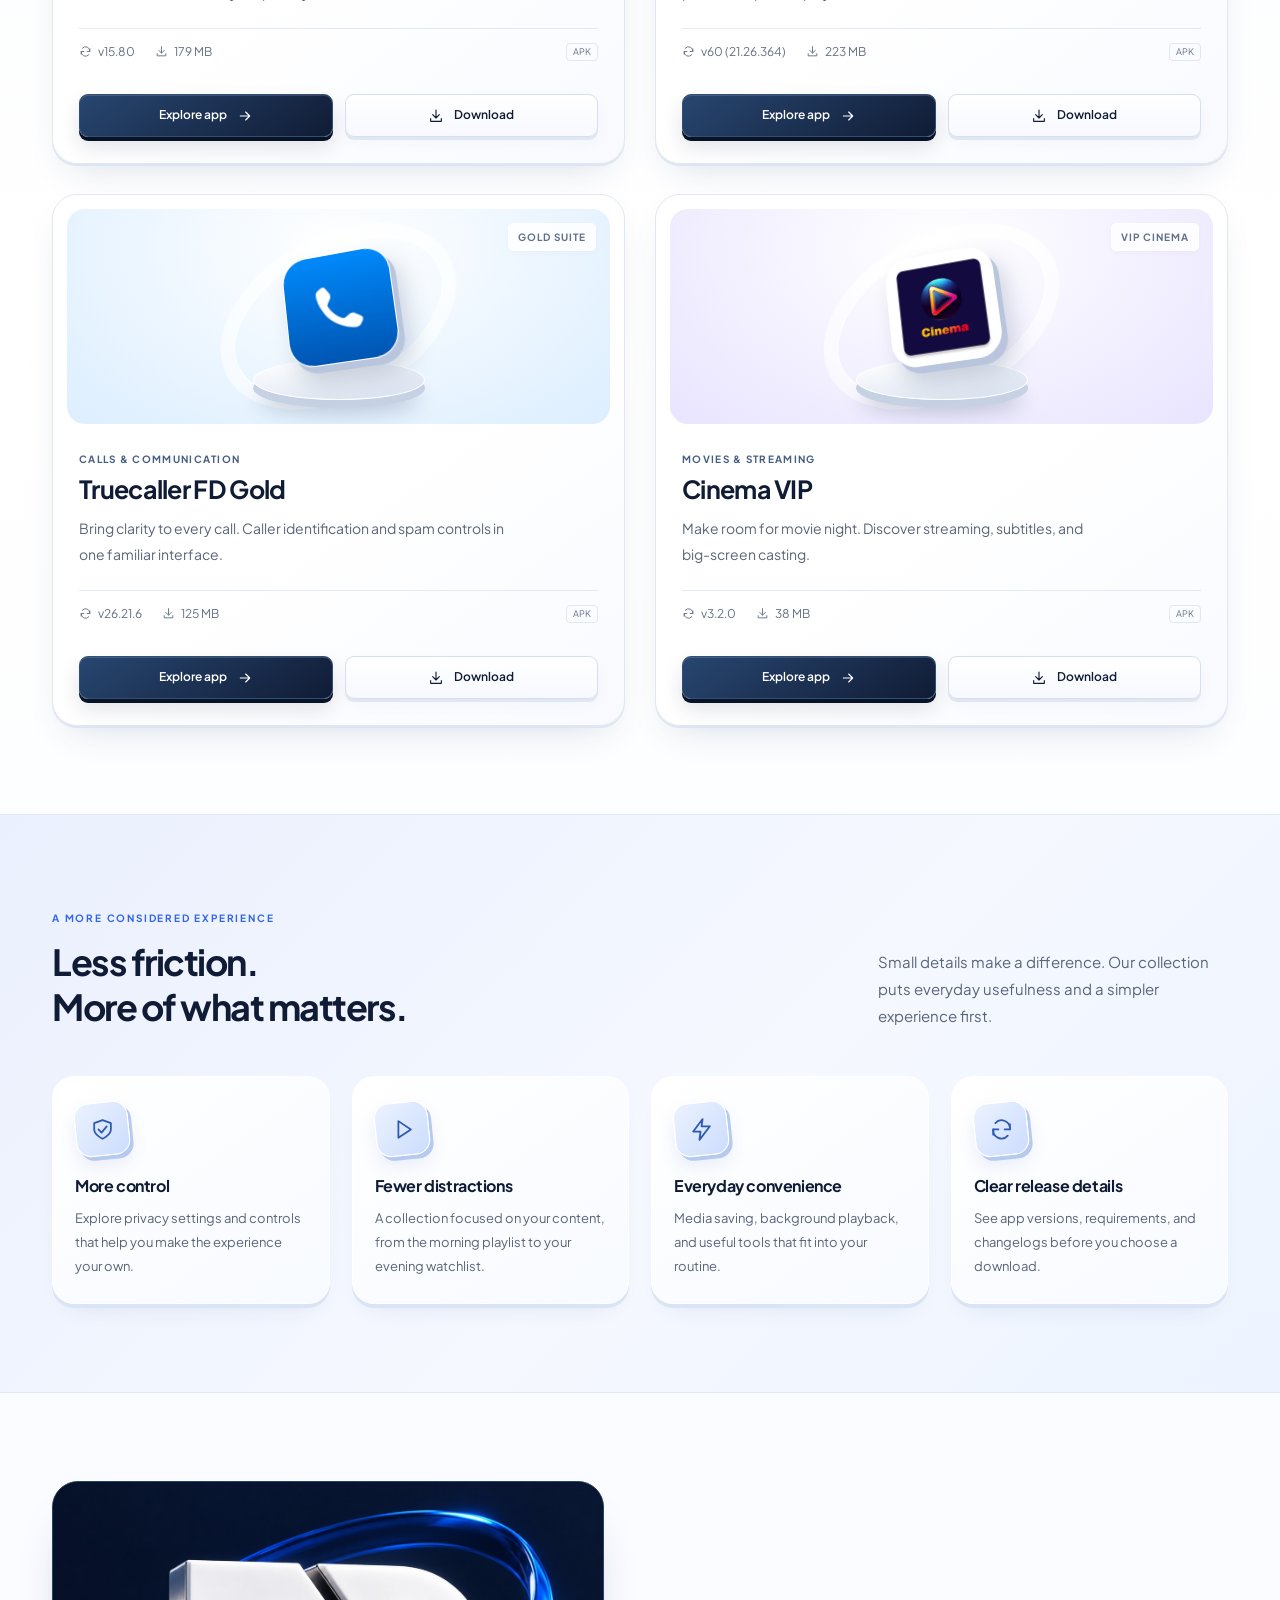
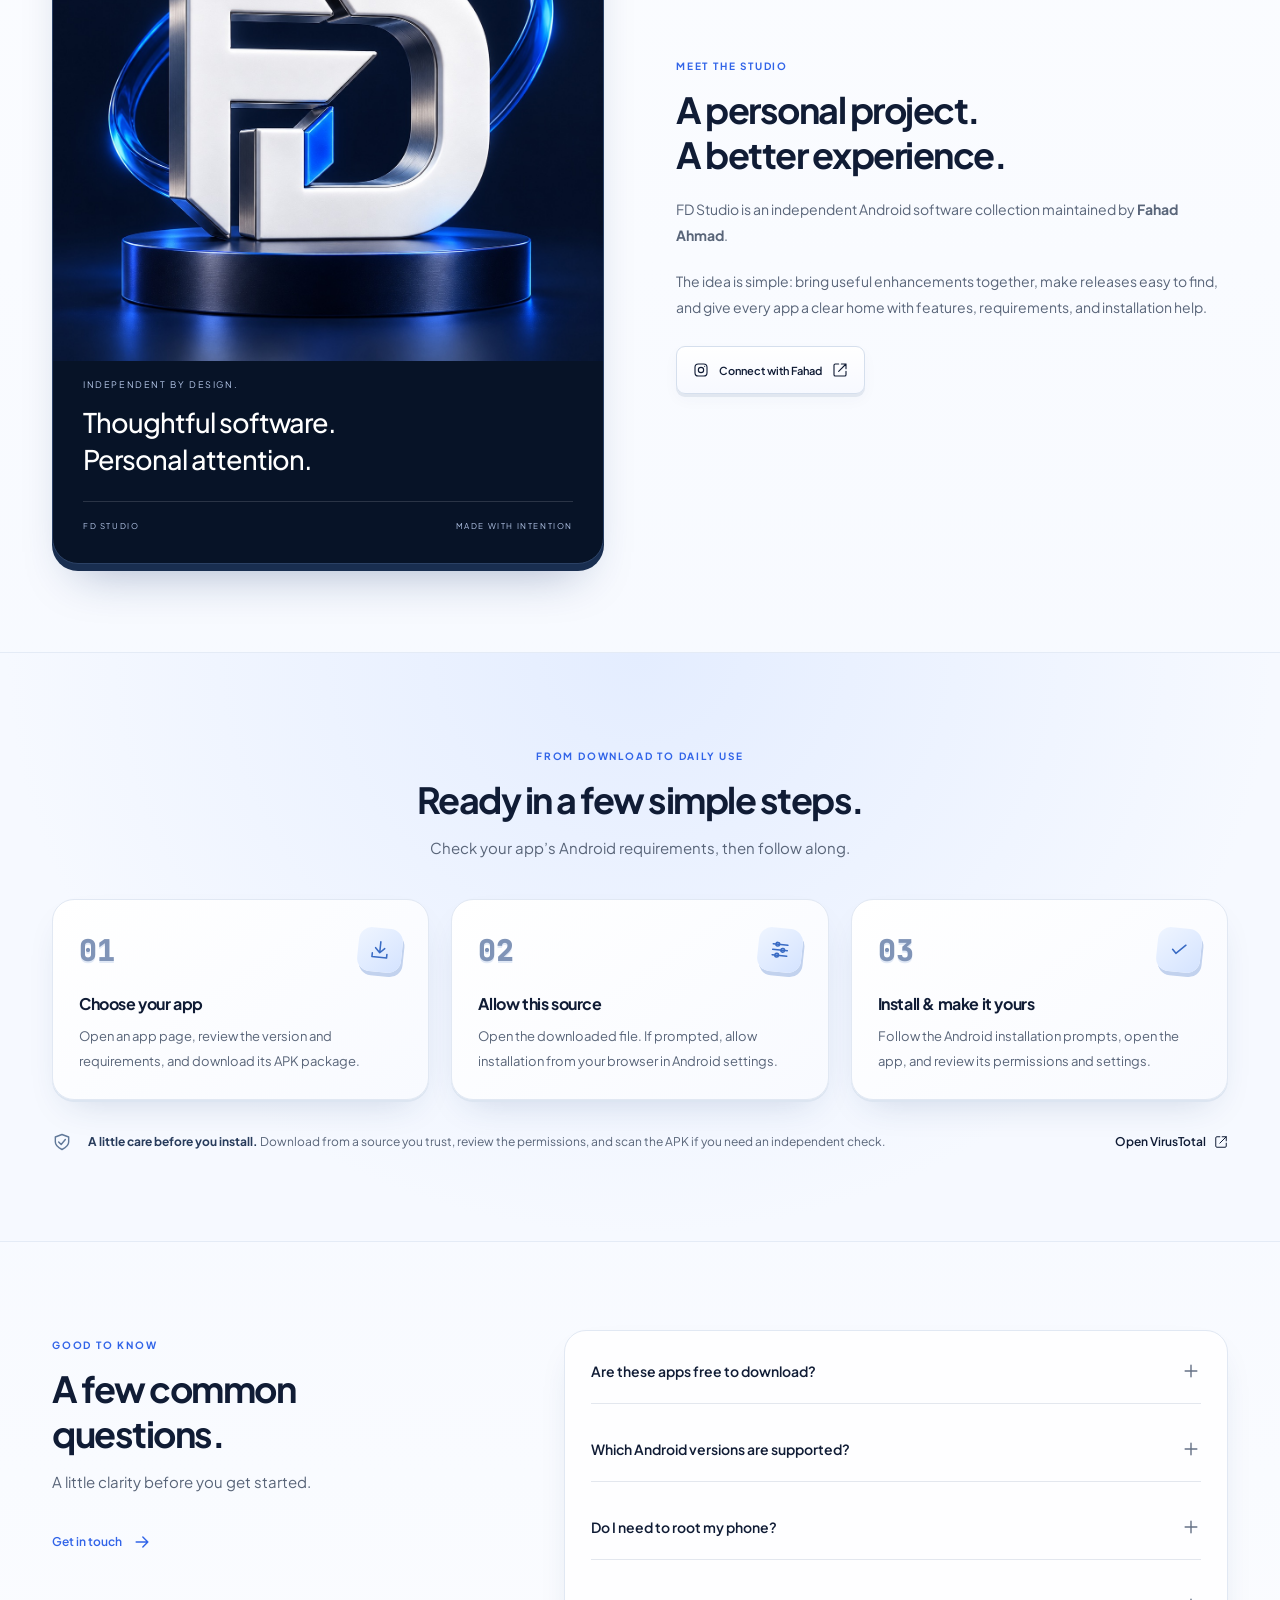
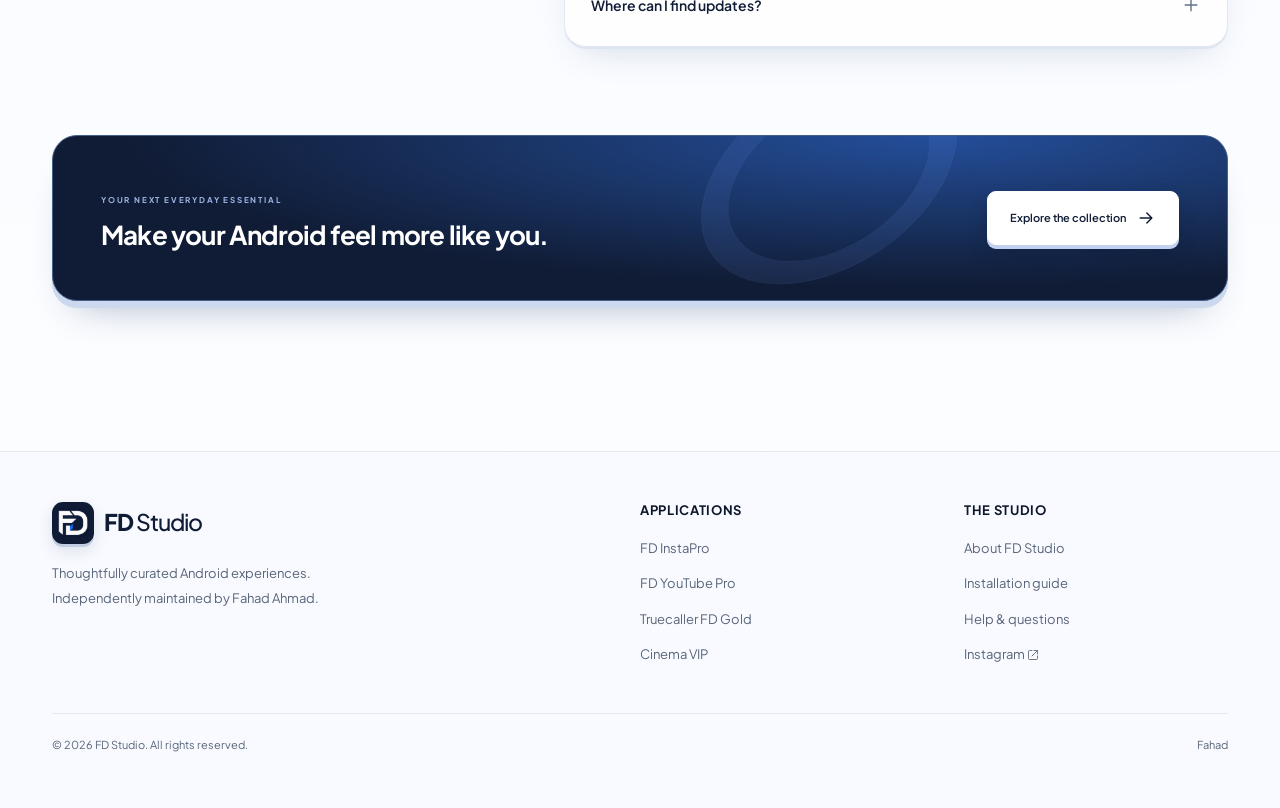
<file: download.html>
<!DOCTYPE html>
<html lang="en">
<head>
    <meta charset="UTF-8">
    <meta name="viewport" content="width=device-width, initial-scale=1.0">
    <title>FD Studio - Secure Download Router</title>
    <script>
        const params = new URLSearchParams(window.location.search);
        const app = (params.get('app') || '').toLowerCase();
        const dep = (params.get('dependency') || '').toLowerCase();
        
        if (dep === 'microg') {
            window.location.href = "https://github.com/fahadapps/fahadapps.github.io/releases/download/v1.0.0/MicroG_8.0.0.1.apk";
        } else if (app === 'youtube') {
            window.location.href = "download-youtube.html";
        } else if (app === 'instapro') {
            window.location.href = "download-instapro.html";
        } else if (app === 'truecaller') {
            window.location.href = "download-truecaller.html";
        } else if (app === 'cinemavip' || app === 'cinema') {
            window.location.href = "download-cinema.html";
        } else {
            window.location.href = "index.html#apps";
        }
    </script>
</head>
<body style="font-family: -apple-system, BlinkMacSystemFont, 'Segoe UI', Roboto, sans-serif; display: flex; align-items: center; justify-content: center; height: 100vh; margin: 0; background: #0b1329; color: #fff;">
    <div style="text-align: center;">
        <h2>Routing to Secure Download Server...</h2>
        <p style="color: #94a3b8;">If you are not redirected automatically within a few seconds, <a href="index.html" style="color: #38bdf8;">click here to return to all apps</a>.</p>
    </div>
</body>
</html>
</file>
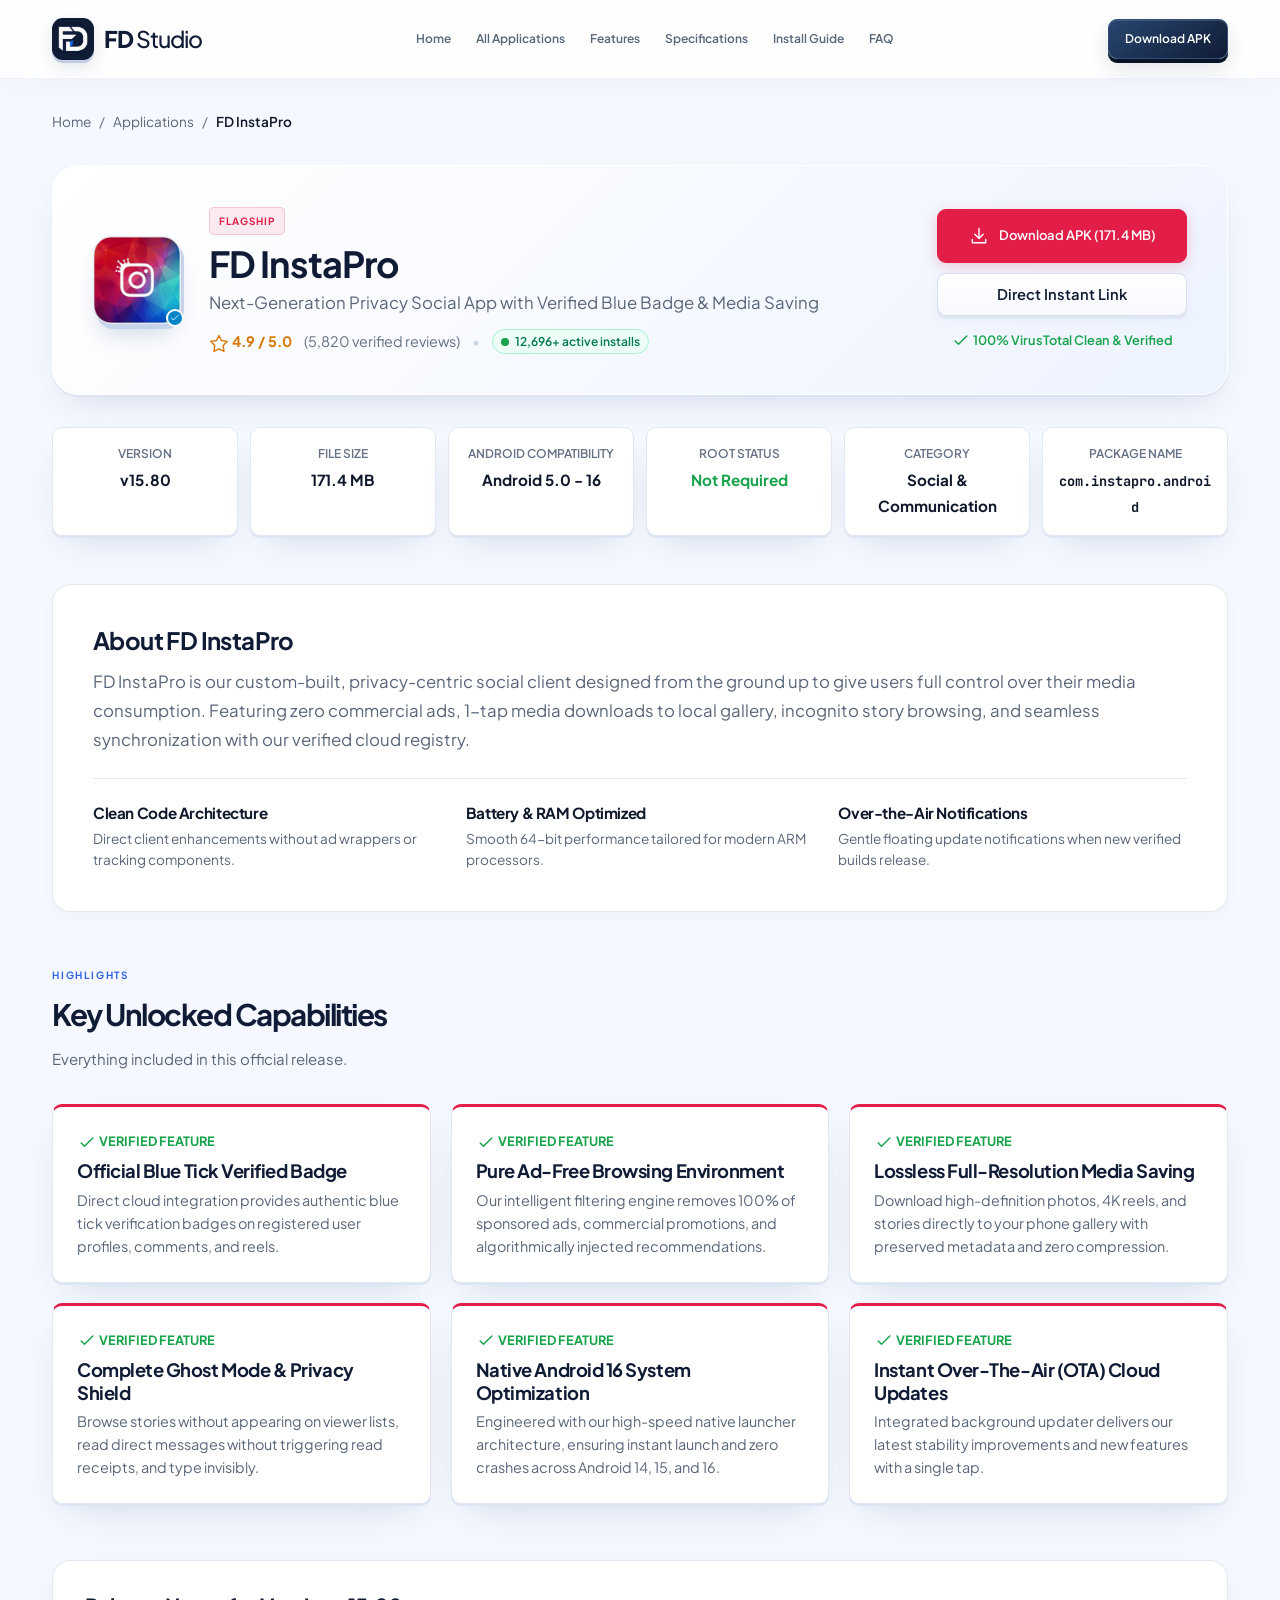
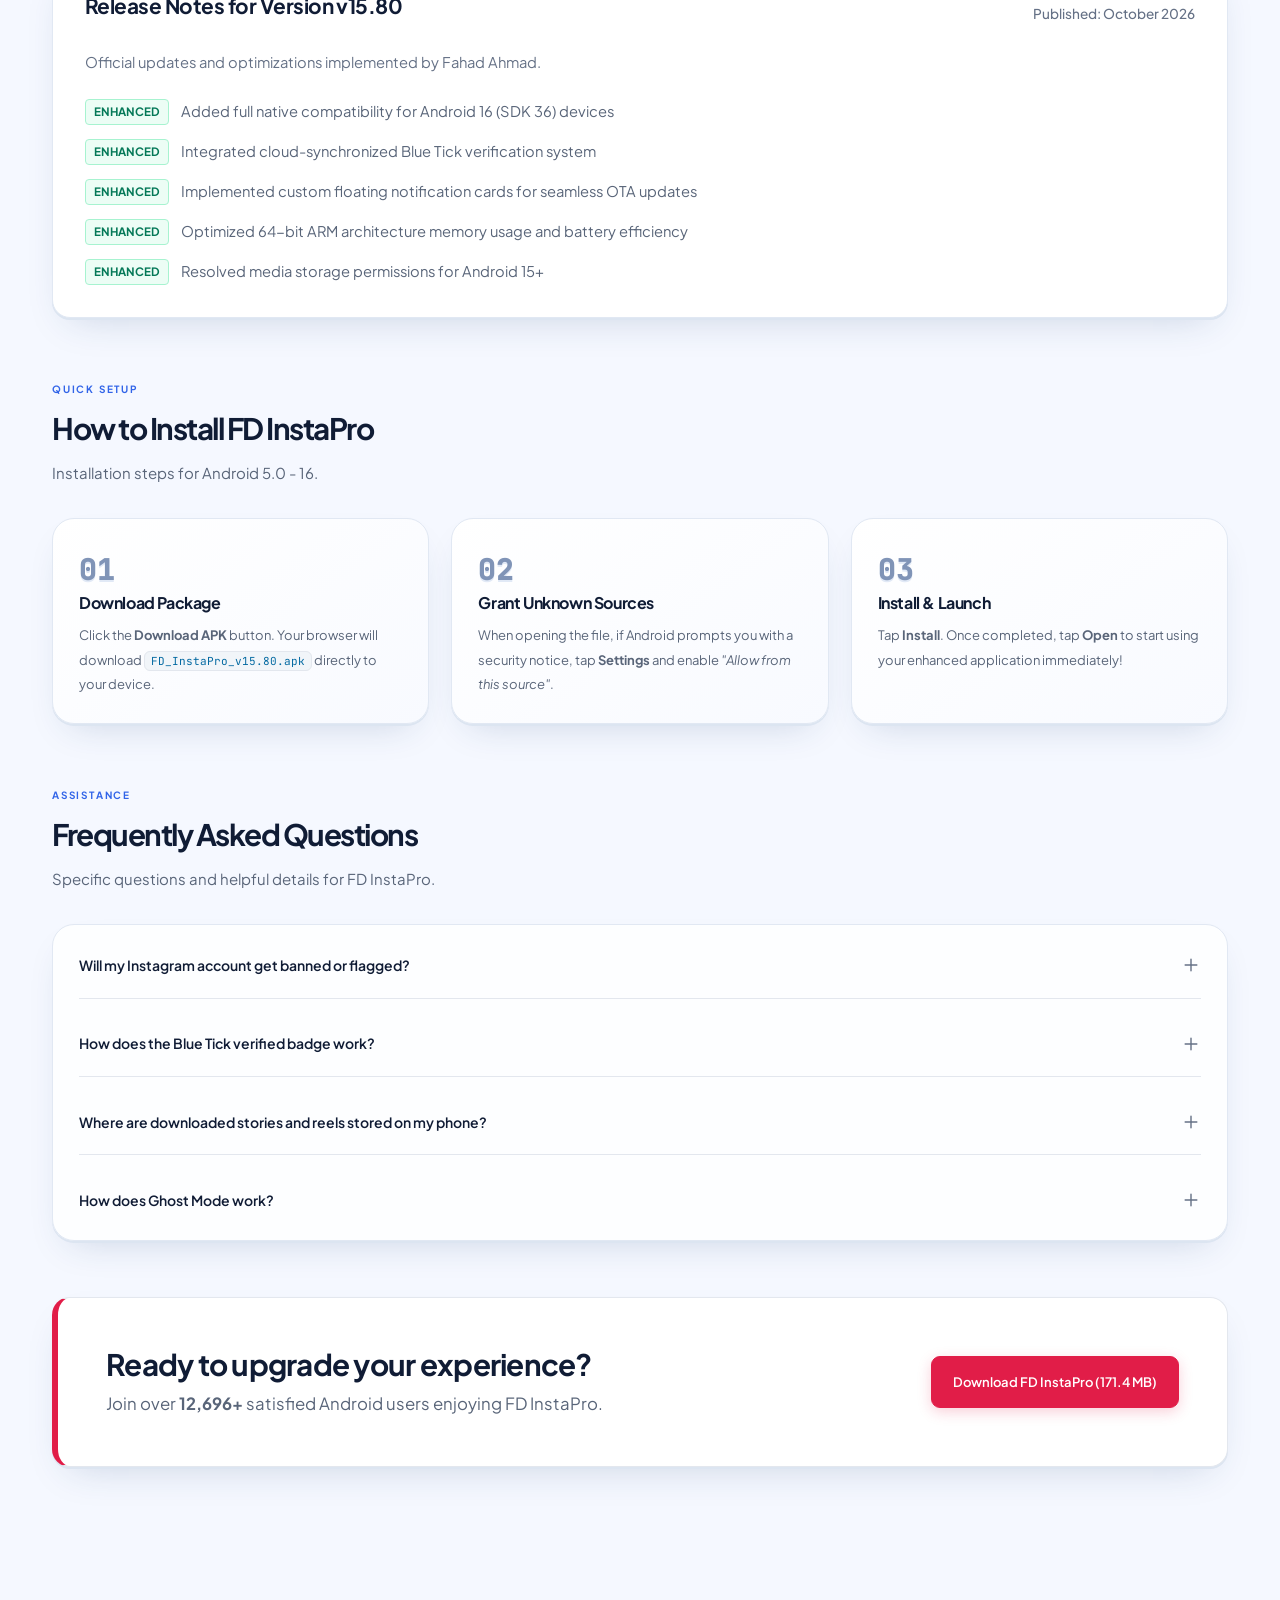
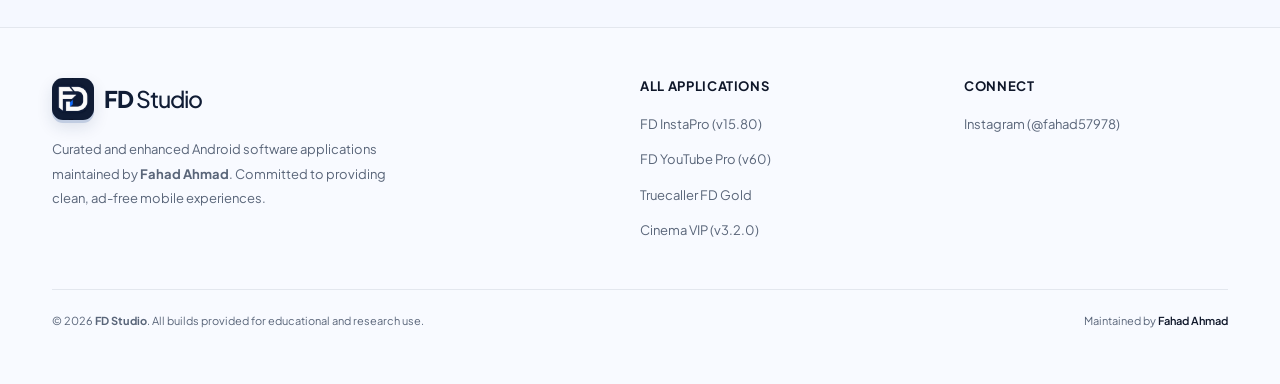
<file: instapro.html>
<!DOCTYPE html>
<html lang="en">
<head>
    <meta charset="UTF-8">
    <meta name="viewport" content="width=device-width, initial-scale=1.0">
    <meta name="theme-color" content="#101c35">
    <title>FD InstaPro APK Download (Latest v15.80) - FD Studio</title>
    <meta name="description" content="Download FD InstaPro APK v15.80. Our premier social platform designed for absolute privacy and complete control. Enjoy an ad-free feed, verified blue badge integration, loss-free media saving, and anonymous ghost mode.">
    <link rel="preconnect" href="https://fonts.googleapis.com">
    <link rel="preconnect" href="https://fonts.gstatic.com" crossorigin>
    <link href="https://fonts.googleapis.com/css2?family=Plus+Jakarta+Sans:wght@400;500;600;700;800&family=JetBrains+Mono:wght@500;600&display=swap" rel="stylesheet">
    <link rel="stylesheet" href="assets/css/style.css">
    <link rel="stylesheet" href="assets/css/studio-3d.css">
    <link rel="icon" type="image/png" href="assets/images/brand/fd-studio-logo.png">
    <noscript><style>.faq-content[hidden], .faq-content { display:block !important; max-height:none; padding:0 0 22px; } .faq-icon-cross, .mobile-toggle { display:none !important; } @media(max-width:900px) { .nav-menu { display:flex; position:static; flex-wrap:wrap; padding:0; box-shadow:none; border:0; gap:12px; } .header-inner { flex-wrap:wrap; } }</style></noscript>
</head>
<body class="app-page">
    <a class="skip-link" href="#main">Skip to content</a>
    <!-- Clean Minimalist Header -->
    <header class="site-header">
        <div class="header-inner">
            <a href="index.html" class="brand" aria-label="FD Studio home"><img src="assets/images/brand/fd-studio-logo.png" class="brand-logo" width="42" height="42" alt=""><span class="brand-text">FD<span class="brand-light"> Studio</span></span></a>            
            <nav class="nav-menu" id="navMenu" aria-label="Main navigation">
                <a href="index.html" class="nav-link">Home</a>
                <a href="index.html#apps" class="nav-link">All Applications</a>
                <a href="#features" class="nav-link">Features</a>
                <a href="#specs" class="nav-link">Specifications</a>
                <a href="#installation" class="nav-link">Install Guide</a>
                <a href="#faq" class="nav-link">FAQ</a>
            </nav>

            <div class="header-actions">
                <a href="download-instapro.html" class="btn btn-primary btn-sm">
                    Download APK
                </a>
                <button type="button" class="mobile-toggle" id="mobileToggle" aria-label="Toggle navigation" aria-controls="navMenu" aria-expanded="false">
                    <span></span><span></span><span></span>
                </button>
            </div>
        </div>
    </header>

    <main id="main" class="container" style="padding-top: 2rem; padding-bottom: 5rem;">
        <!-- Breadcrumb Navigation -->
        <nav aria-label="Breadcrumb" style="display: flex; align-items: center; gap: 0.5rem; font-size: 0.85rem; color: var(--text-muted); margin-bottom: 1.5rem;">
            <a href="index.html" style="color: var(--text-secondary);">Home</a>
            <span>/</span>
            <a href="index.html#apps" style="color: var(--text-secondary);">Applications</a>
            <span>/</span>
            <span aria-current="page" style="color: #0f172a; font-weight: 600;">FD InstaPro</span>
        </nav>

        <!-- App Hero Showcase Box -->
        <section class="app-detail-head">
            <div class="app-detail-left">
                <div class="app-icon-wrap" style="width: 88px; height: 88px; border-radius: 18px;">
                    <img src="assets/images/instapro_icon.png" alt="FD InstaPro Icon" class="app-icon-img" style="border-radius: 12px;">
                    <span class="app-verified-badge" title="Verified Safe"><svg class="ui-icon " width="20" height="20" viewBox="0 0 24 24" fill="none" stroke="currentColor" stroke-width="1.7" stroke-linecap="round" stroke-linejoin="round" aria-hidden="true" focusable="false"><path d="m5 12 4 4L19 6"/></svg></span>
                </div>
                <div>
                    <span class="tag-badge" style="background: #e11d4815; color: #e11d48; border: 1px solid #e11d4830; margin-bottom: 0.4rem; display: inline-block;">
                        FLAGSHIP                    </span>
                    <h1 style="font-size: 2.25rem; margin-bottom: 0.25rem;">FD InstaPro</h1>
                    <p style="font-size: 1.05rem; color: var(--text-secondary); max-width: 620px;">Next-Generation Privacy Social App with Verified Blue Badge &amp; Media Saving</p>
                    
                    <div style="display: flex; align-items: center; flex-wrap: wrap; gap: 0.75rem; margin-top: 0.75rem; font-size: 0.9rem;">
                        <span style="color: #d97706; font-weight: 700;"><svg class="ui-icon " width="20" height="20" viewBox="0 0 24 24" fill="none" stroke="currentColor" stroke-width="1.7" stroke-linecap="round" stroke-linejoin="round" aria-hidden="true" focusable="false"><path d="m12 3 3 6 7 1-5 5 1 7-6-3-6 3 1-7-5-5 7-1z"/></svg> 4.9 / 5.0</span>
                        <span style="color: var(--text-muted);">(5,820 verified reviews)</span>
                        <span style="color: var(--border-strong);">•</span>
                        <span class="tag-downloads"><span class="pulse-dot"></span> 12,696+ active installs</span>
                    </div>
                </div>
            </div>

            <div style="display: flex; flex-direction: column; gap: 0.65rem; min-width: 250px;">
                <a href="download-instapro.html" class="btn btn-app-accent btn-xl" style="--app-btn-bg: #e11d48; box-shadow: 0 4px 14px #e11d4835;">
                    <svg class="ui-icon " width="20" height="20" viewBox="0 0 24 24" fill="none" stroke="currentColor" stroke-width="1.7" stroke-linecap="round" stroke-linejoin="round" aria-hidden="true" focusable="false"><path d="M12 3v12m-5-5 5 5 5-5M4 16v4h16v-4"/></svg>                    Download APK (171.4 MB)
                </a>
                <a href="https://github.com/fahadapps/fahadapps.github.io/releases/download/v1.0.0/FD_InstaPro_v15.80.apk" class="btn btn-outline btn-md text-center">
                    Direct Instant Link
                </a>
                                <p style="font-size: 0.8rem; color: #16a34a; font-weight: 600; text-align: center; margin-top: 0.2rem;">
                    <svg class="ui-icon " width="20" height="20" viewBox="0 0 24 24" fill="none" stroke="currentColor" stroke-width="1.7" stroke-linecap="round" stroke-linejoin="round" aria-hidden="true" focusable="false"><path d="m5 12 4 4L19 6"/></svg> 100% VirusTotal Clean & Verified
                </p>
            </div>
        </section>

        
        <!-- Technical Specs Strip -->
        <section id="specs">
            <div class="specs-grid">
                <div class="spec-tile">
                    <span class="spec-tile-label">Version</span>
                    <span class="spec-tile-val">v15.80</span>
                </div>
                <div class="spec-tile">
                    <span class="spec-tile-label">File Size</span>
                    <span class="spec-tile-val">171.4 MB</span>
                </div>
                <div class="spec-tile">
                    <span class="spec-tile-label">Android compatibility</span>
                    <span class="spec-tile-val">Android 5.0 - 16</span>
                </div>
                <div class="spec-tile">
                    <span class="spec-tile-label">Root Status</span>
                    <span class="spec-tile-val" style="color: #16a34a;">Not Required</span>
                </div>
                <div class="spec-tile">
                    <span class="spec-tile-label">Category</span>
                    <span class="spec-tile-val">Social &amp; Communication</span>
                </div>
                <div class="spec-tile">
                    <span class="spec-tile-label">Package Name</span>
                    <span class="spec-tile-val" style="font-size: 0.85rem; font-family: var(--font-mono);">com.instapro.android</span>
                </div>
            </div>
        </section>

        <!-- App Overview & Description -->
        <section class="app-overview" style="background: #ffffff; border: 1px solid var(--border-subtle); border-radius: var(--radius-lg); padding: 2.5rem; margin-bottom: 3rem; box-shadow: var(--shadow-subtle);">
            <h2 style="font-size: 1.5rem; margin-bottom: 0.85rem;">About FD InstaPro</h2>
            <p style="font-size: 1.05rem; line-height: 1.7; color: var(--text-secondary); margin-bottom: 1.5rem;">
                FD InstaPro is our custom-built, privacy-centric social client designed from the ground up to give users full control over their media consumption. Featuring zero commercial ads, 1-tap media downloads to local gallery, incognito story browsing, and seamless synchronization with our verified cloud registry.            </p>
            <div class="detail-columns" style="display: grid; grid-template-columns: repeat(3, 1fr); gap: 1.5rem; border-top: 1px solid var(--border-subtle); padding-top: 1.5rem;">
                <div>
                    <h4 style="font-size: 0.95rem; margin-bottom: 0.35rem; color: #0f172a;">Clean Code Architecture</h4>
                    <p style="font-size: 0.85rem; color: var(--text-secondary);">Direct client enhancements without ad wrappers or tracking components.</p>
                </div>
                <div>
                    <h4 style="font-size: 0.95rem; margin-bottom: 0.35rem; color: #0f172a;">Battery & RAM Optimized</h4>
                    <p style="font-size: 0.85rem; color: var(--text-secondary);">Smooth 64-bit performance tailored for modern ARM processors.</p>
                </div>
                <div>
                    <h4 style="font-size: 0.95rem; margin-bottom: 0.35rem; color: #0f172a;">Over-the-Air Notifications</h4>
                    <p style="font-size: 0.85rem; color: var(--text-secondary);">Gentle floating update notifications when new verified builds release.</p>
                </div>
            </div>
        </section>

        <!-- Comprehensive Features Breakdown Grid -->
        <section id="features" style="margin-bottom: 3.5rem;">
            <div class="section-header" style="text-align: left; margin-bottom: 2rem;">
                <span class="section-eyebrow">Highlights</span>
                <h2 class="section-title" style="font-size: 1.85rem;">Key Unlocked Capabilities</h2>
                <p class="section-desc" style="margin: 0;">Everything included in this official release.</p>
            </div>

            <div class="features-detailed-grid">
                                <div class="feature-detailed-card" style="border-top: 3px solid #e11d48;">
                    <div style="font-weight: 700; color: #16a34a; font-size: 0.8rem; margin-bottom: 0.4rem;"><svg class="ui-icon " width="20" height="20" viewBox="0 0 24 24" fill="none" stroke="currentColor" stroke-width="1.7" stroke-linecap="round" stroke-linejoin="round" aria-hidden="true" focusable="false"><path d="m5 12 4 4L19 6"/></svg> VERIFIED FEATURE</div>
                    <h3 style="font-size: 1.15rem;">Official Blue Tick Verified Badge</h3>
                    <p style="font-size: 0.9rem; line-height: 1.6;">Direct cloud integration provides authentic blue tick verification badges on registered user profiles, comments, and reels.</p>
                </div>
                                <div class="feature-detailed-card" style="border-top: 3px solid #e11d48;">
                    <div style="font-weight: 700; color: #16a34a; font-size: 0.8rem; margin-bottom: 0.4rem;"><svg class="ui-icon " width="20" height="20" viewBox="0 0 24 24" fill="none" stroke="currentColor" stroke-width="1.7" stroke-linecap="round" stroke-linejoin="round" aria-hidden="true" focusable="false"><path d="m5 12 4 4L19 6"/></svg> VERIFIED FEATURE</div>
                    <h3 style="font-size: 1.15rem;">Pure Ad-Free Browsing Environment</h3>
                    <p style="font-size: 0.9rem; line-height: 1.6;">Our intelligent filtering engine removes 100% of sponsored ads, commercial promotions, and algorithmically injected recommendations.</p>
                </div>
                                <div class="feature-detailed-card" style="border-top: 3px solid #e11d48;">
                    <div style="font-weight: 700; color: #16a34a; font-size: 0.8rem; margin-bottom: 0.4rem;"><svg class="ui-icon " width="20" height="20" viewBox="0 0 24 24" fill="none" stroke="currentColor" stroke-width="1.7" stroke-linecap="round" stroke-linejoin="round" aria-hidden="true" focusable="false"><path d="m5 12 4 4L19 6"/></svg> VERIFIED FEATURE</div>
                    <h3 style="font-size: 1.15rem;">Lossless Full-Resolution Media Saving</h3>
                    <p style="font-size: 0.9rem; line-height: 1.6;">Download high-definition photos, 4K reels, and stories directly to your phone gallery with preserved metadata and zero compression.</p>
                </div>
                                <div class="feature-detailed-card" style="border-top: 3px solid #e11d48;">
                    <div style="font-weight: 700; color: #16a34a; font-size: 0.8rem; margin-bottom: 0.4rem;"><svg class="ui-icon " width="20" height="20" viewBox="0 0 24 24" fill="none" stroke="currentColor" stroke-width="1.7" stroke-linecap="round" stroke-linejoin="round" aria-hidden="true" focusable="false"><path d="m5 12 4 4L19 6"/></svg> VERIFIED FEATURE</div>
                    <h3 style="font-size: 1.15rem;">Complete Ghost Mode &amp; Privacy Shield</h3>
                    <p style="font-size: 0.9rem; line-height: 1.6;">Browse stories without appearing on viewer lists, read direct messages without triggering read receipts, and type invisibly.</p>
                </div>
                                <div class="feature-detailed-card" style="border-top: 3px solid #e11d48;">
                    <div style="font-weight: 700; color: #16a34a; font-size: 0.8rem; margin-bottom: 0.4rem;"><svg class="ui-icon " width="20" height="20" viewBox="0 0 24 24" fill="none" stroke="currentColor" stroke-width="1.7" stroke-linecap="round" stroke-linejoin="round" aria-hidden="true" focusable="false"><path d="m5 12 4 4L19 6"/></svg> VERIFIED FEATURE</div>
                    <h3 style="font-size: 1.15rem;">Native Android 16 System Optimization</h3>
                    <p style="font-size: 0.9rem; line-height: 1.6;">Engineered with our high-speed native launcher architecture, ensuring instant launch and zero crashes across Android 14, 15, and 16.</p>
                </div>
                                <div class="feature-detailed-card" style="border-top: 3px solid #e11d48;">
                    <div style="font-weight: 700; color: #16a34a; font-size: 0.8rem; margin-bottom: 0.4rem;"><svg class="ui-icon " width="20" height="20" viewBox="0 0 24 24" fill="none" stroke="currentColor" stroke-width="1.7" stroke-linecap="round" stroke-linejoin="round" aria-hidden="true" focusable="false"><path d="m5 12 4 4L19 6"/></svg> VERIFIED FEATURE</div>
                    <h3 style="font-size: 1.15rem;">Instant Over-The-Air (OTA) Cloud Updates</h3>
                    <p style="font-size: 0.9rem; line-height: 1.6;">Integrated background updater delivers our latest stability improvements and new features with a single tap.</p>
                </div>
                            </div>
        </section>

        <!-- Changelog Section -->
        <section style="margin-bottom: 3.5rem;">
            <div class="changelog-box">
                <div style="display: flex; align-items: center; justify-content: space-between; margin-bottom: 1rem;">
                    <h3 style="font-size: 1.3rem;">Release Notes for Version v15.80</h3>
                    <span style="font-size: 0.85rem; color: var(--text-muted); font-weight: 500;">Published: October 2026</span>
                </div>
                <p style="color: var(--text-muted); font-size: 0.92rem; margin-bottom: 1.5rem;">Official updates and optimizations implemented by Fahad Ahmad.</p>
                
                <ul style="list-style: none; display: flex; flex-direction: column; gap: 0.85rem;">
                                        <li style="display: flex; align-items: center; gap: 0.75rem; font-size: 0.92rem; color: var(--text-secondary);">
                        <span style="background: #ecfdf5; color: #047857; font-weight: 700; font-size: 0.72rem; padding: 3px 8px; border-radius: 4px; border: 1px solid #a7f3d0;">ENHANCED</span>
                        <span>Added full native compatibility for Android 16 (SDK 36) devices</span>
                    </li>
                                        <li style="display: flex; align-items: center; gap: 0.75rem; font-size: 0.92rem; color: var(--text-secondary);">
                        <span style="background: #ecfdf5; color: #047857; font-weight: 700; font-size: 0.72rem; padding: 3px 8px; border-radius: 4px; border: 1px solid #a7f3d0;">ENHANCED</span>
                        <span>Integrated cloud-synchronized Blue Tick verification system</span>
                    </li>
                                        <li style="display: flex; align-items: center; gap: 0.75rem; font-size: 0.92rem; color: var(--text-secondary);">
                        <span style="background: #ecfdf5; color: #047857; font-weight: 700; font-size: 0.72rem; padding: 3px 8px; border-radius: 4px; border: 1px solid #a7f3d0;">ENHANCED</span>
                        <span>Implemented custom floating notification cards for seamless OTA updates</span>
                    </li>
                                        <li style="display: flex; align-items: center; gap: 0.75rem; font-size: 0.92rem; color: var(--text-secondary);">
                        <span style="background: #ecfdf5; color: #047857; font-weight: 700; font-size: 0.72rem; padding: 3px 8px; border-radius: 4px; border: 1px solid #a7f3d0;">ENHANCED</span>
                        <span>Optimized 64-bit ARM architecture memory usage and battery efficiency</span>
                    </li>
                                        <li style="display: flex; align-items: center; gap: 0.75rem; font-size: 0.92rem; color: var(--text-secondary);">
                        <span style="background: #ecfdf5; color: #047857; font-weight: 700; font-size: 0.72rem; padding: 3px 8px; border-radius: 4px; border: 1px solid #a7f3d0;">ENHANCED</span>
                        <span>Resolved media storage permissions for Android 15+</span>
                    </li>
                                    </ul>
            </div>
        </section>

        <!-- Installation Walkthrough -->
        <section id="installation" style="margin-bottom: 3.5rem;">
            <div class="section-header" style="text-align: left; margin-bottom: 2rem;">
                <span class="section-eyebrow">Quick Setup</span>
                <h2 class="section-title" style="font-size: 1.85rem;">How to Install FD InstaPro</h2>
                <p class="section-desc" style="margin: 0;">Installation steps for Android 5.0 - 16.</p>
            </div>

            <div class="steps-grid">
                <div class="step-card">
                    <div class="step-idx">01</div>
                    <h3>Download Package</h3>
                    <p>Click the <strong>Download APK</strong> button. Your browser will download <code>FD_InstaPro_v15.80.apk</code> directly to your device.</p>
                </div>
                <div class="step-card">
                    <div class="step-idx">02</div>
                    <h3>Grant Unknown Sources</h3>
                    <p>When opening the file, if Android prompts you with a security notice, tap <strong>Settings</strong> and enable <em>"Allow from this source"</em>.</p>
                </div>
                <div class="step-card">
                    <div class="step-idx">03</div>
                    <h3>Install & Launch</h3>
                                        <p>Tap <strong>Install</strong>. Once completed, tap <strong>Open</strong> to start using your enhanced application immediately!</p>
                                    </div>
            </div>
        </section>

        <!-- FAQ Section -->
                <section id="faq" style="margin-bottom: 3.5rem;">
            <div class="section-header" style="text-align: left; margin-bottom: 2rem;">
                <span class="section-eyebrow">Assistance</span>
                <h2 class="section-title" style="font-size: 1.85rem;">Frequently Asked Questions</h2>
                <p class="section-desc" style="margin: 0;">Specific questions and helpful details for FD InstaPro.</p>
            </div>

            <div class="faq-wrap">
                                <div class="faq-row">
                    <button type="button" class="faq-question-btn">
                        <span>Will my Instagram account get banned or flagged?</span>
                        <span class="faq-icon-cross"><svg class="ui-icon " width="20" height="20" viewBox="0 0 24 24" fill="none" stroke="currentColor" stroke-width="1.7" stroke-linecap="round" stroke-linejoin="round" aria-hidden="true" focusable="false"><path d="M12 5v14M5 12h14"/></svg></span>
                    </button>
                    <div class="faq-content">
                        <p>No. FD InstaPro v15.80 is built directly on the official Instagram v439 base framework. All enhancements operate locally on your device without interfering with Instagram authentication or server policies.</p>
                    </div>
                </div>
                                <div class="faq-row">
                    <button type="button" class="faq-question-btn">
                        <span>How does the Blue Tick verified badge work?</span>
                        <span class="faq-icon-cross"><svg class="ui-icon " width="20" height="20" viewBox="0 0 24 24" fill="none" stroke="currentColor" stroke-width="1.7" stroke-linecap="round" stroke-linejoin="round" aria-hidden="true" focusable="false"><path d="M12 5v14M5 12h14"/></svg></span>
                    </button>
                    <div class="faq-content">
                        <p>The application connects to a cloud-hosted verified registry. Any registered username immediately receives the authentic Blue Verified Badge rendered authentically across profile pages, comment threads, and reels.</p>
                    </div>
                </div>
                                <div class="faq-row">
                    <button type="button" class="faq-question-btn">
                        <span>Where are downloaded stories and reels stored on my phone?</span>
                        <span class="faq-icon-cross"><svg class="ui-icon " width="20" height="20" viewBox="0 0 24 24" fill="none" stroke="currentColor" stroke-width="1.7" stroke-linecap="round" stroke-linejoin="round" aria-hidden="true" focusable="false"><path d="M12 5v14M5 12h14"/></svg></span>
                    </button>
                    <div class="faq-content">
                        <p>All downloaded photos, videos, and stories are saved directly to your phone internal storage under the &quot;Pictures/InstaPro&quot; or &quot;Movies/InstaPro&quot; folder, appearing instantly in your default Gallery app.</p>
                    </div>
                </div>
                                <div class="faq-row">
                    <button type="button" class="faq-question-btn">
                        <span>How does Ghost Mode work?</span>
                        <span class="faq-icon-cross"><svg class="ui-icon " width="20" height="20" viewBox="0 0 24 24" fill="none" stroke="currentColor" stroke-width="1.7" stroke-linecap="round" stroke-linejoin="round" aria-hidden="true" focusable="false"><path d="M12 5v14M5 12h14"/></svg></span>
                    </button>
                    <div class="faq-content">
                        <p>Ghost Mode intercepts view events locally. When enabled, your username is never transmitted to the story viewer list, direct messages can be read without sending seen receipts, and typing indicators are suppressed.</p>
                    </div>
                </div>
                            </div>
        </section>
        
        <!-- Bottom Download Action Banner -->
        <section class="detail-cta" style="background: #ffffff; border: 1px solid var(--border-subtle); border-left: 6px solid #e11d48; border-radius: var(--radius-lg); padding: 3rem; display: flex; align-items: center; justify-content: space-between; gap: 2rem; box-shadow: var(--shadow-card);">
            <div>
                <h2 style="font-size: 1.85rem; margin-bottom: 0.5rem;">Ready to upgrade your experience?</h2>
                <p style="font-size: 1.05rem; color: var(--text-secondary);">
                    Join over <strong>12,696+</strong> satisfied Android users enjoying FD InstaPro.
                </p>
            </div>
            <div>
                <a href="download-instapro.html" class="btn btn-app-accent btn-xl" style="--app-btn-bg: #e11d48; box-shadow: 0 4px 14px #e11d4835;">
                    Download FD InstaPro (171.4 MB)
                </a>
            </div>
        </section>
    </main>

    <!-- Clean Human Footer -->
    <footer class="site-footer">
        <div class="container">
            <div class="footer-grid">
                <div class="footer-brand">
                    <a href="index.html" class="brand" aria-label="FD Studio home"><img src="assets/images/brand/fd-studio-logo.png" class="brand-logo" width="42" height="42" alt=""><span class="brand-text">FD<span class="brand-light"> Studio</span></span></a>                    <p>Curated and enhanced Android software applications maintained by <strong>Fahad Ahmad</strong>. Committed to providing clean, ad-free mobile experiences.</p>
                </div>

                <div class="footer-col">
                    <h4>All Applications</h4>
                    <ul>
                        <li><a href="instapro.html">FD InstaPro (v15.80)</a></li>
                        <li><a href="youtube.html">FD YouTube Pro (v60)</a></li>
                        <li><a href="truecaller.html">Truecaller FD Gold</a></li>
                        <li><a href="cinema.html">Cinema VIP (v3.2.0)</a></li>
                    </ul>
                </div>

                <div class="footer-col">
                    <h4>Connect</h4>
                    <ul>
                        <li><a href="https://instagram.com/fahad57978" target="_blank" rel="noopener noreferrer">Instagram (@fahad57978)</a></li>
                    </ul>
                </div>
            </div>

            <div class="footer-bottom-bar">
                <p>© 2026 <strong>FD Studio</strong>. All builds provided for educational and research use.</p>
                <p>Maintained by <a href="https://instagram.com/fahad57978" target="_blank" rel="noopener noreferrer" style="color: #0f172a; font-weight: 600;">Fahad Ahmad</a></p>
            </div>
        </div>
    </footer>

    <script src="assets/js/main.js"></script>
</body>
</html>
</file>
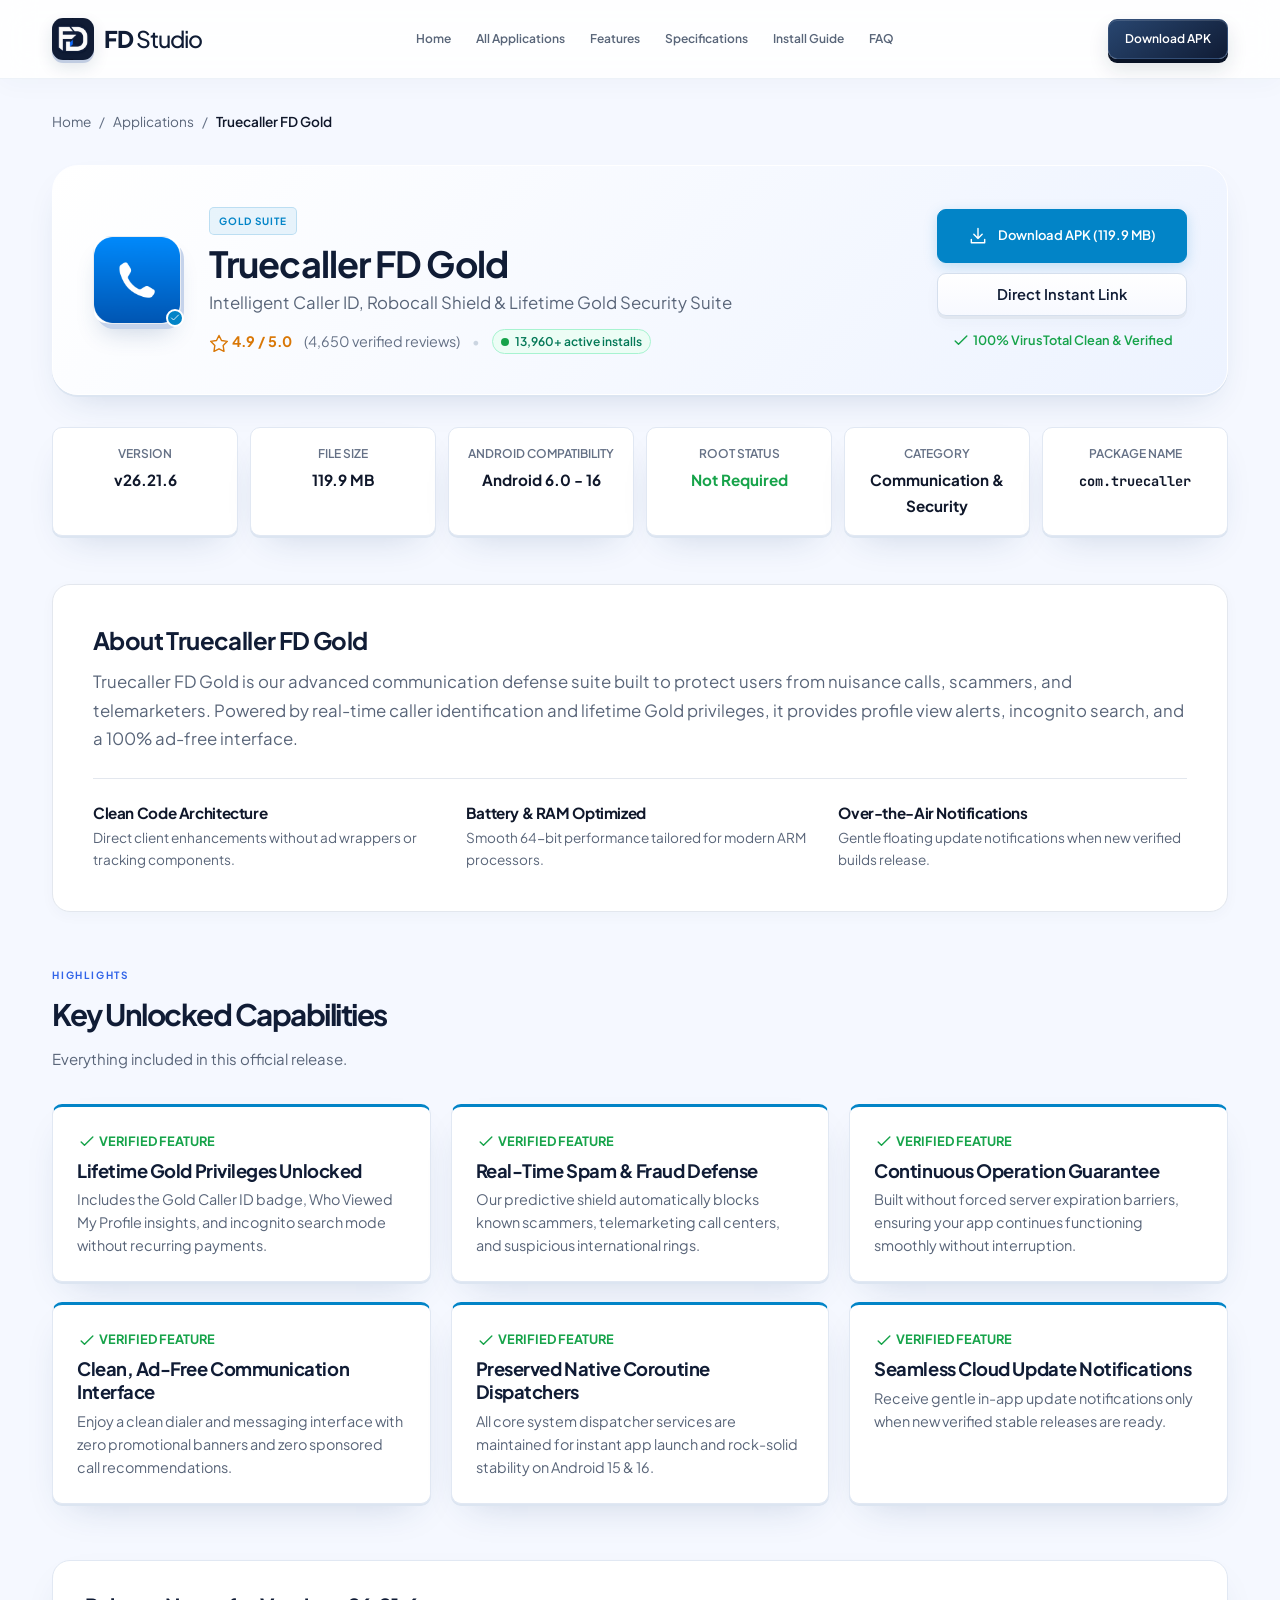
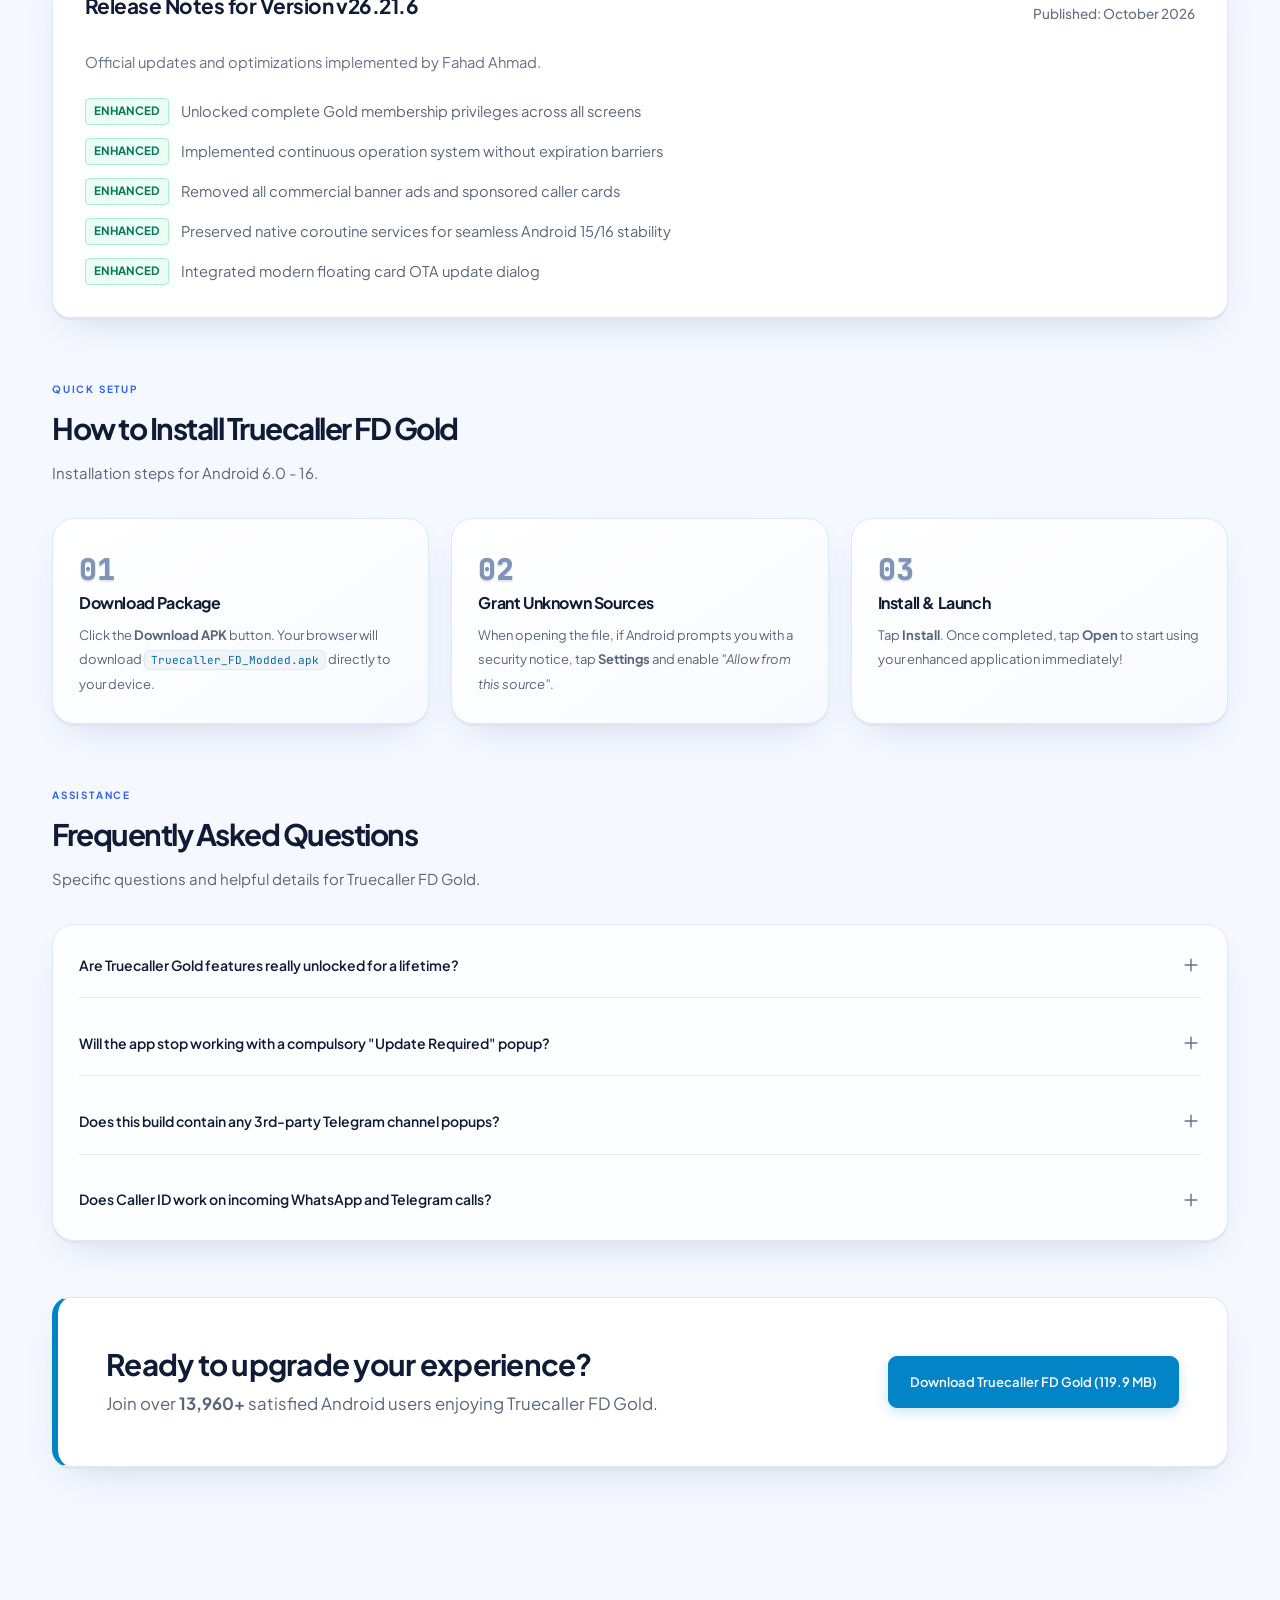
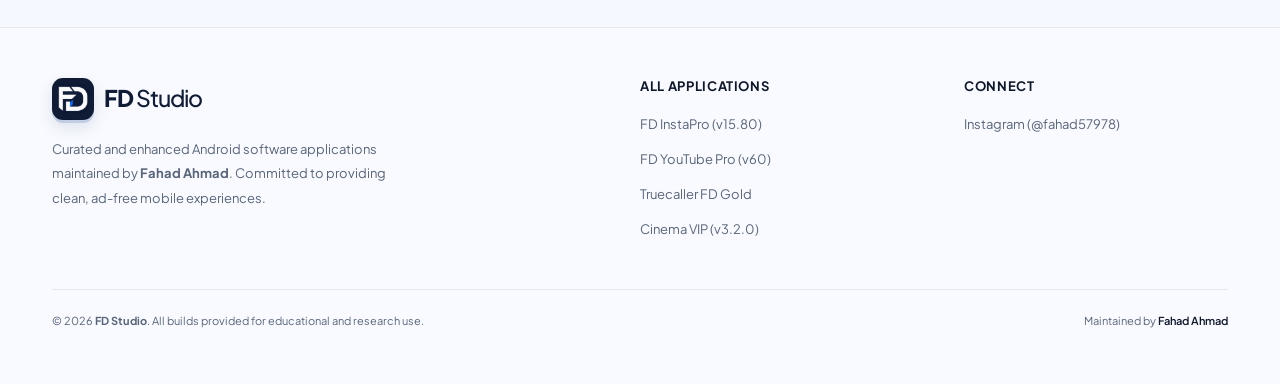
<file: truecaller.html>
<!DOCTYPE html>
<html lang="en">
<head>
    <meta charset="UTF-8">
    <meta name="viewport" content="width=device-width, initial-scale=1.0">
    <meta name="theme-color" content="#101c35">
    <title>Truecaller FD Gold APK Download (Latest v26.21.6) - FD Studio</title>
    <meta name="description" content="Download Truecaller FD Gold APK v26.21.6. Our intelligent call protection and identity platform. Identify unknown numbers instantly, block fraudulent robocalls in real-time, and enjoy all Gold-tier privileges with zero subscription costs.">
    <link rel="preconnect" href="https://fonts.googleapis.com">
    <link rel="preconnect" href="https://fonts.gstatic.com" crossorigin>
    <link href="https://fonts.googleapis.com/css2?family=Plus+Jakarta+Sans:wght@400;500;600;700;800&family=JetBrains+Mono:wght@500;600&display=swap" rel="stylesheet">
    <link rel="stylesheet" href="assets/css/style.css">
    <link rel="stylesheet" href="assets/css/studio-3d.css">
    <link rel="icon" type="image/png" href="assets/images/brand/fd-studio-logo.png">
    <noscript><style>.faq-content[hidden], .faq-content { display:block !important; max-height:none; padding:0 0 22px; } .faq-icon-cross, .mobile-toggle { display:none !important; } @media(max-width:900px) { .nav-menu { display:flex; position:static; flex-wrap:wrap; padding:0; box-shadow:none; border:0; gap:12px; } .header-inner { flex-wrap:wrap; } }</style></noscript>
</head>
<body class="app-page">
    <a class="skip-link" href="#main">Skip to content</a>
    <!-- Clean Minimalist Header -->
    <header class="site-header">
        <div class="header-inner">
            <a href="index.html" class="brand" aria-label="FD Studio home"><img src="assets/images/brand/fd-studio-logo.png" class="brand-logo" width="42" height="42" alt=""><span class="brand-text">FD<span class="brand-light"> Studio</span></span></a>            
            <nav class="nav-menu" id="navMenu" aria-label="Main navigation">
                <a href="index.html" class="nav-link">Home</a>
                <a href="index.html#apps" class="nav-link">All Applications</a>
                <a href="#features" class="nav-link">Features</a>
                <a href="#specs" class="nav-link">Specifications</a>
                <a href="#installation" class="nav-link">Install Guide</a>
                <a href="#faq" class="nav-link">FAQ</a>
            </nav>

            <div class="header-actions">
                <a href="download-truecaller.html" class="btn btn-primary btn-sm">
                    Download APK
                </a>
                <button type="button" class="mobile-toggle" id="mobileToggle" aria-label="Toggle navigation" aria-controls="navMenu" aria-expanded="false">
                    <span></span><span></span><span></span>
                </button>
            </div>
        </div>
    </header>

    <main id="main" class="container" style="padding-top: 2rem; padding-bottom: 5rem;">
        <!-- Breadcrumb Navigation -->
        <nav aria-label="Breadcrumb" style="display: flex; align-items: center; gap: 0.5rem; font-size: 0.85rem; color: var(--text-muted); margin-bottom: 1.5rem;">
            <a href="index.html" style="color: var(--text-secondary);">Home</a>
            <span>/</span>
            <a href="index.html#apps" style="color: var(--text-secondary);">Applications</a>
            <span>/</span>
            <span aria-current="page" style="color: #0f172a; font-weight: 600;">Truecaller FD Gold</span>
        </nav>

        <!-- App Hero Showcase Box -->
        <section class="app-detail-head">
            <div class="app-detail-left">
                <div class="app-icon-wrap" style="width: 88px; height: 88px; border-radius: 18px;">
                    <img src="assets/images/truecaller_icon.png" alt="Truecaller FD Gold Icon" class="app-icon-img" style="border-radius: 12px;">
                    <span class="app-verified-badge" title="Verified Safe"><svg class="ui-icon " width="20" height="20" viewBox="0 0 24 24" fill="none" stroke="currentColor" stroke-width="1.7" stroke-linecap="round" stroke-linejoin="round" aria-hidden="true" focusable="false"><path d="m5 12 4 4L19 6"/></svg></span>
                </div>
                <div>
                    <span class="tag-badge" style="background: #0284c715; color: #0284c7; border: 1px solid #0284c730; margin-bottom: 0.4rem; display: inline-block;">
                        GOLD SUITE                    </span>
                    <h1 style="font-size: 2.25rem; margin-bottom: 0.25rem;">Truecaller FD Gold</h1>
                    <p style="font-size: 1.05rem; color: var(--text-secondary); max-width: 620px;">Intelligent Caller ID, Robocall Shield &amp; Lifetime Gold Security Suite</p>
                    
                    <div style="display: flex; align-items: center; flex-wrap: wrap; gap: 0.75rem; margin-top: 0.75rem; font-size: 0.9rem;">
                        <span style="color: #d97706; font-weight: 700;"><svg class="ui-icon " width="20" height="20" viewBox="0 0 24 24" fill="none" stroke="currentColor" stroke-width="1.7" stroke-linecap="round" stroke-linejoin="round" aria-hidden="true" focusable="false"><path d="m12 3 3 6 7 1-5 5 1 7-6-3-6 3 1-7-5-5 7-1z"/></svg> 4.9 / 5.0</span>
                        <span style="color: var(--text-muted);">(4,650 verified reviews)</span>
                        <span style="color: var(--border-strong);">•</span>
                        <span class="tag-downloads"><span class="pulse-dot"></span> 13,960+ active installs</span>
                    </div>
                </div>
            </div>

            <div style="display: flex; flex-direction: column; gap: 0.65rem; min-width: 250px;">
                <a href="download-truecaller.html" class="btn btn-app-accent btn-xl" style="--app-btn-bg: #0284c7; box-shadow: 0 4px 14px #0284c735;">
                    <svg class="ui-icon " width="20" height="20" viewBox="0 0 24 24" fill="none" stroke="currentColor" stroke-width="1.7" stroke-linecap="round" stroke-linejoin="round" aria-hidden="true" focusable="false"><path d="M12 3v12m-5-5 5 5 5-5M4 16v4h16v-4"/></svg>                    Download APK (119.9 MB)
                </a>
                <a href="https://github.com/fahadapps/fahadapps.github.io/releases/download/v1.0.0/Truecaller_FD_Modded.apk" class="btn btn-outline btn-md text-center">
                    Direct Instant Link
                </a>
                                <p style="font-size: 0.8rem; color: #16a34a; font-weight: 600; text-align: center; margin-top: 0.2rem;">
                    <svg class="ui-icon " width="20" height="20" viewBox="0 0 24 24" fill="none" stroke="currentColor" stroke-width="1.7" stroke-linecap="round" stroke-linejoin="round" aria-hidden="true" focusable="false"><path d="m5 12 4 4L19 6"/></svg> 100% VirusTotal Clean & Verified
                </p>
            </div>
        </section>

        
        <!-- Technical Specs Strip -->
        <section id="specs">
            <div class="specs-grid">
                <div class="spec-tile">
                    <span class="spec-tile-label">Version</span>
                    <span class="spec-tile-val">v26.21.6</span>
                </div>
                <div class="spec-tile">
                    <span class="spec-tile-label">File Size</span>
                    <span class="spec-tile-val">119.9 MB</span>
                </div>
                <div class="spec-tile">
                    <span class="spec-tile-label">Android compatibility</span>
                    <span class="spec-tile-val">Android 6.0 - 16</span>
                </div>
                <div class="spec-tile">
                    <span class="spec-tile-label">Root Status</span>
                    <span class="spec-tile-val" style="color: #16a34a;">Not Required</span>
                </div>
                <div class="spec-tile">
                    <span class="spec-tile-label">Category</span>
                    <span class="spec-tile-val">Communication &amp; Security</span>
                </div>
                <div class="spec-tile">
                    <span class="spec-tile-label">Package Name</span>
                    <span class="spec-tile-val" style="font-size: 0.85rem; font-family: var(--font-mono);">com.truecaller</span>
                </div>
            </div>
        </section>

        <!-- App Overview & Description -->
        <section class="app-overview" style="background: #ffffff; border: 1px solid var(--border-subtle); border-radius: var(--radius-lg); padding: 2.5rem; margin-bottom: 3rem; box-shadow: var(--shadow-subtle);">
            <h2 style="font-size: 1.5rem; margin-bottom: 0.85rem;">About Truecaller FD Gold</h2>
            <p style="font-size: 1.05rem; line-height: 1.7; color: var(--text-secondary); margin-bottom: 1.5rem;">
                Truecaller FD Gold is our advanced communication defense suite built to protect users from nuisance calls, scammers, and telemarketers. Powered by real-time caller identification and lifetime Gold privileges, it provides profile view alerts, incognito search, and a 100% ad-free interface.            </p>
            <div class="detail-columns" style="display: grid; grid-template-columns: repeat(3, 1fr); gap: 1.5rem; border-top: 1px solid var(--border-subtle); padding-top: 1.5rem;">
                <div>
                    <h4 style="font-size: 0.95rem; margin-bottom: 0.35rem; color: #0f172a;">Clean Code Architecture</h4>
                    <p style="font-size: 0.85rem; color: var(--text-secondary);">Direct client enhancements without ad wrappers or tracking components.</p>
                </div>
                <div>
                    <h4 style="font-size: 0.95rem; margin-bottom: 0.35rem; color: #0f172a;">Battery & RAM Optimized</h4>
                    <p style="font-size: 0.85rem; color: var(--text-secondary);">Smooth 64-bit performance tailored for modern ARM processors.</p>
                </div>
                <div>
                    <h4 style="font-size: 0.95rem; margin-bottom: 0.35rem; color: #0f172a;">Over-the-Air Notifications</h4>
                    <p style="font-size: 0.85rem; color: var(--text-secondary);">Gentle floating update notifications when new verified builds release.</p>
                </div>
            </div>
        </section>

        <!-- Comprehensive Features Breakdown Grid -->
        <section id="features" style="margin-bottom: 3.5rem;">
            <div class="section-header" style="text-align: left; margin-bottom: 2rem;">
                <span class="section-eyebrow">Highlights</span>
                <h2 class="section-title" style="font-size: 1.85rem;">Key Unlocked Capabilities</h2>
                <p class="section-desc" style="margin: 0;">Everything included in this official release.</p>
            </div>

            <div class="features-detailed-grid">
                                <div class="feature-detailed-card" style="border-top: 3px solid #0284c7;">
                    <div style="font-weight: 700; color: #16a34a; font-size: 0.8rem; margin-bottom: 0.4rem;"><svg class="ui-icon " width="20" height="20" viewBox="0 0 24 24" fill="none" stroke="currentColor" stroke-width="1.7" stroke-linecap="round" stroke-linejoin="round" aria-hidden="true" focusable="false"><path d="m5 12 4 4L19 6"/></svg> VERIFIED FEATURE</div>
                    <h3 style="font-size: 1.15rem;">Lifetime Gold Privileges Unlocked</h3>
                    <p style="font-size: 0.9rem; line-height: 1.6;">Includes the Gold Caller ID badge, Who Viewed My Profile insights, and incognito search mode without recurring payments.</p>
                </div>
                                <div class="feature-detailed-card" style="border-top: 3px solid #0284c7;">
                    <div style="font-weight: 700; color: #16a34a; font-size: 0.8rem; margin-bottom: 0.4rem;"><svg class="ui-icon " width="20" height="20" viewBox="0 0 24 24" fill="none" stroke="currentColor" stroke-width="1.7" stroke-linecap="round" stroke-linejoin="round" aria-hidden="true" focusable="false"><path d="m5 12 4 4L19 6"/></svg> VERIFIED FEATURE</div>
                    <h3 style="font-size: 1.15rem;">Real-Time Spam &amp; Fraud Defense</h3>
                    <p style="font-size: 0.9rem; line-height: 1.6;">Our predictive shield automatically blocks known scammers, telemarketing call centers, and suspicious international rings.</p>
                </div>
                                <div class="feature-detailed-card" style="border-top: 3px solid #0284c7;">
                    <div style="font-weight: 700; color: #16a34a; font-size: 0.8rem; margin-bottom: 0.4rem;"><svg class="ui-icon " width="20" height="20" viewBox="0 0 24 24" fill="none" stroke="currentColor" stroke-width="1.7" stroke-linecap="round" stroke-linejoin="round" aria-hidden="true" focusable="false"><path d="m5 12 4 4L19 6"/></svg> VERIFIED FEATURE</div>
                    <h3 style="font-size: 1.15rem;">Continuous Operation Guarantee</h3>
                    <p style="font-size: 0.9rem; line-height: 1.6;">Built without forced server expiration barriers, ensuring your app continues functioning smoothly without interruption.</p>
                </div>
                                <div class="feature-detailed-card" style="border-top: 3px solid #0284c7;">
                    <div style="font-weight: 700; color: #16a34a; font-size: 0.8rem; margin-bottom: 0.4rem;"><svg class="ui-icon " width="20" height="20" viewBox="0 0 24 24" fill="none" stroke="currentColor" stroke-width="1.7" stroke-linecap="round" stroke-linejoin="round" aria-hidden="true" focusable="false"><path d="m5 12 4 4L19 6"/></svg> VERIFIED FEATURE</div>
                    <h3 style="font-size: 1.15rem;">Clean, Ad-Free Communication Interface</h3>
                    <p style="font-size: 0.9rem; line-height: 1.6;">Enjoy a clean dialer and messaging interface with zero promotional banners and zero sponsored call recommendations.</p>
                </div>
                                <div class="feature-detailed-card" style="border-top: 3px solid #0284c7;">
                    <div style="font-weight: 700; color: #16a34a; font-size: 0.8rem; margin-bottom: 0.4rem;"><svg class="ui-icon " width="20" height="20" viewBox="0 0 24 24" fill="none" stroke="currentColor" stroke-width="1.7" stroke-linecap="round" stroke-linejoin="round" aria-hidden="true" focusable="false"><path d="m5 12 4 4L19 6"/></svg> VERIFIED FEATURE</div>
                    <h3 style="font-size: 1.15rem;">Preserved Native Coroutine Dispatchers</h3>
                    <p style="font-size: 0.9rem; line-height: 1.6;">All core system dispatcher services are maintained for instant app launch and rock-solid stability on Android 15 &amp; 16.</p>
                </div>
                                <div class="feature-detailed-card" style="border-top: 3px solid #0284c7;">
                    <div style="font-weight: 700; color: #16a34a; font-size: 0.8rem; margin-bottom: 0.4rem;"><svg class="ui-icon " width="20" height="20" viewBox="0 0 24 24" fill="none" stroke="currentColor" stroke-width="1.7" stroke-linecap="round" stroke-linejoin="round" aria-hidden="true" focusable="false"><path d="m5 12 4 4L19 6"/></svg> VERIFIED FEATURE</div>
                    <h3 style="font-size: 1.15rem;">Seamless Cloud Update Notifications</h3>
                    <p style="font-size: 0.9rem; line-height: 1.6;">Receive gentle in-app update notifications only when new verified stable releases are ready.</p>
                </div>
                            </div>
        </section>

        <!-- Changelog Section -->
        <section style="margin-bottom: 3.5rem;">
            <div class="changelog-box">
                <div style="display: flex; align-items: center; justify-content: space-between; margin-bottom: 1rem;">
                    <h3 style="font-size: 1.3rem;">Release Notes for Version v26.21.6</h3>
                    <span style="font-size: 0.85rem; color: var(--text-muted); font-weight: 500;">Published: October 2026</span>
                </div>
                <p style="color: var(--text-muted); font-size: 0.92rem; margin-bottom: 1.5rem;">Official updates and optimizations implemented by Fahad Ahmad.</p>
                
                <ul style="list-style: none; display: flex; flex-direction: column; gap: 0.85rem;">
                                        <li style="display: flex; align-items: center; gap: 0.75rem; font-size: 0.92rem; color: var(--text-secondary);">
                        <span style="background: #ecfdf5; color: #047857; font-weight: 700; font-size: 0.72rem; padding: 3px 8px; border-radius: 4px; border: 1px solid #a7f3d0;">ENHANCED</span>
                        <span>Unlocked complete Gold membership privileges across all screens</span>
                    </li>
                                        <li style="display: flex; align-items: center; gap: 0.75rem; font-size: 0.92rem; color: var(--text-secondary);">
                        <span style="background: #ecfdf5; color: #047857; font-weight: 700; font-size: 0.72rem; padding: 3px 8px; border-radius: 4px; border: 1px solid #a7f3d0;">ENHANCED</span>
                        <span>Implemented continuous operation system without expiration barriers</span>
                    </li>
                                        <li style="display: flex; align-items: center; gap: 0.75rem; font-size: 0.92rem; color: var(--text-secondary);">
                        <span style="background: #ecfdf5; color: #047857; font-weight: 700; font-size: 0.72rem; padding: 3px 8px; border-radius: 4px; border: 1px solid #a7f3d0;">ENHANCED</span>
                        <span>Removed all commercial banner ads and sponsored caller cards</span>
                    </li>
                                        <li style="display: flex; align-items: center; gap: 0.75rem; font-size: 0.92rem; color: var(--text-secondary);">
                        <span style="background: #ecfdf5; color: #047857; font-weight: 700; font-size: 0.72rem; padding: 3px 8px; border-radius: 4px; border: 1px solid #a7f3d0;">ENHANCED</span>
                        <span>Preserved native coroutine services for seamless Android 15/16 stability</span>
                    </li>
                                        <li style="display: flex; align-items: center; gap: 0.75rem; font-size: 0.92rem; color: var(--text-secondary);">
                        <span style="background: #ecfdf5; color: #047857; font-weight: 700; font-size: 0.72rem; padding: 3px 8px; border-radius: 4px; border: 1px solid #a7f3d0;">ENHANCED</span>
                        <span>Integrated modern floating card OTA update dialog</span>
                    </li>
                                    </ul>
            </div>
        </section>

        <!-- Installation Walkthrough -->
        <section id="installation" style="margin-bottom: 3.5rem;">
            <div class="section-header" style="text-align: left; margin-bottom: 2rem;">
                <span class="section-eyebrow">Quick Setup</span>
                <h2 class="section-title" style="font-size: 1.85rem;">How to Install Truecaller FD Gold</h2>
                <p class="section-desc" style="margin: 0;">Installation steps for Android 6.0 - 16.</p>
            </div>

            <div class="steps-grid">
                <div class="step-card">
                    <div class="step-idx">01</div>
                    <h3>Download Package</h3>
                    <p>Click the <strong>Download APK</strong> button. Your browser will download <code>Truecaller_FD_Modded.apk</code> directly to your device.</p>
                </div>
                <div class="step-card">
                    <div class="step-idx">02</div>
                    <h3>Grant Unknown Sources</h3>
                    <p>When opening the file, if Android prompts you with a security notice, tap <strong>Settings</strong> and enable <em>"Allow from this source"</em>.</p>
                </div>
                <div class="step-card">
                    <div class="step-idx">03</div>
                    <h3>Install & Launch</h3>
                                        <p>Tap <strong>Install</strong>. Once completed, tap <strong>Open</strong> to start using your enhanced application immediately!</p>
                                    </div>
            </div>
        </section>

        <!-- FAQ Section -->
                <section id="faq" style="margin-bottom: 3.5rem;">
            <div class="section-header" style="text-align: left; margin-bottom: 2rem;">
                <span class="section-eyebrow">Assistance</span>
                <h2 class="section-title" style="font-size: 1.85rem;">Frequently Asked Questions</h2>
                <p class="section-desc" style="margin: 0;">Specific questions and helpful details for Truecaller FD Gold.</p>
            </div>

            <div class="faq-wrap">
                                <div class="faq-row">
                    <button type="button" class="faq-question-btn">
                        <span>Are Truecaller Gold features really unlocked for a lifetime?</span>
                        <span class="faq-icon-cross"><svg class="ui-icon " width="20" height="20" viewBox="0 0 24 24" fill="none" stroke="currentColor" stroke-width="1.7" stroke-linecap="round" stroke-linejoin="round" aria-hidden="true" focusable="false"><path d="M12 5v14M5 12h14"/></svg></span>
                    </button>
                    <div class="faq-content">
                        <p>Yes. The Gold membership tier is unlocked natively within the application framework. You receive the Gold Caller ID badge, Who Viewed My Profile insights, and incognito browsing without any subscription fees.</p>
                    </div>
                </div>
                                <div class="faq-row">
                    <button type="button" class="faq-question-btn">
                        <span>Will the app stop working with a compulsory &quot;Update Required&quot; popup?</span>
                        <span class="faq-icon-cross"><svg class="ui-icon " width="20" height="20" viewBox="0 0 24 24" fill="none" stroke="currentColor" stroke-width="1.7" stroke-linecap="round" stroke-linejoin="round" aria-hidden="true" focusable="false"><path d="M12 5v14M5 12h14"/></svg></span>
                    </button>
                    <div class="faq-content">
                        <p>No. Truecaller server upgrade checks have been permanently bypassed. Your installed version will continue functioning reliably without sudden expirations.</p>
                    </div>
                </div>
                                <div class="faq-row">
                    <button type="button" class="faq-question-btn">
                        <span>Does this build contain any 3rd-party Telegram channel popups?</span>
                        <span class="faq-icon-cross"><svg class="ui-icon " width="20" height="20" viewBox="0 0 24 24" fill="none" stroke="currentColor" stroke-width="1.7" stroke-linecap="round" stroke-linejoin="round" aria-hidden="true" focusable="false"><path d="M12 5v14M5 12h14"/></svg></span>
                    </button>
                    <div class="faq-content">
                        <p>None whatsoever. All third-party modder popups and redirection scripts have been completely removed for a pristine, professional experience.</p>
                    </div>
                </div>
                                <div class="faq-row">
                    <button type="button" class="faq-question-btn">
                        <span>Does Caller ID work on incoming WhatsApp and Telegram calls?</span>
                        <span class="faq-icon-cross"><svg class="ui-icon " width="20" height="20" viewBox="0 0 24 24" fill="none" stroke="currentColor" stroke-width="1.7" stroke-linecap="round" stroke-linejoin="round" aria-hidden="true" focusable="false"><path d="M12 5v14M5 12h14"/></svg></span>
                    </button>
                    <div class="faq-content">
                        <p>Yes, once you grant the standard notification access and overlay permissions requested during initial setup, real-time identification works across regular and internet calls.</p>
                    </div>
                </div>
                            </div>
        </section>
        
        <!-- Bottom Download Action Banner -->
        <section class="detail-cta" style="background: #ffffff; border: 1px solid var(--border-subtle); border-left: 6px solid #0284c7; border-radius: var(--radius-lg); padding: 3rem; display: flex; align-items: center; justify-content: space-between; gap: 2rem; box-shadow: var(--shadow-card);">
            <div>
                <h2 style="font-size: 1.85rem; margin-bottom: 0.5rem;">Ready to upgrade your experience?</h2>
                <p style="font-size: 1.05rem; color: var(--text-secondary);">
                    Join over <strong>13,960+</strong> satisfied Android users enjoying Truecaller FD Gold.
                </p>
            </div>
            <div>
                <a href="download-truecaller.html" class="btn btn-app-accent btn-xl" style="--app-btn-bg: #0284c7; box-shadow: 0 4px 14px #0284c735;">
                    Download Truecaller FD Gold (119.9 MB)
                </a>
            </div>
        </section>
    </main>

    <!-- Clean Human Footer -->
    <footer class="site-footer">
        <div class="container">
            <div class="footer-grid">
                <div class="footer-brand">
                    <a href="index.html" class="brand" aria-label="FD Studio home"><img src="assets/images/brand/fd-studio-logo.png" class="brand-logo" width="42" height="42" alt=""><span class="brand-text">FD<span class="brand-light"> Studio</span></span></a>                    <p>Curated and enhanced Android software applications maintained by <strong>Fahad Ahmad</strong>. Committed to providing clean, ad-free mobile experiences.</p>
                </div>

                <div class="footer-col">
                    <h4>All Applications</h4>
                    <ul>
                        <li><a href="instapro.html">FD InstaPro (v15.80)</a></li>
                        <li><a href="youtube.html">FD YouTube Pro (v60)</a></li>
                        <li><a href="truecaller.html">Truecaller FD Gold</a></li>
                        <li><a href="cinema.html">Cinema VIP (v3.2.0)</a></li>
                    </ul>
                </div>

                <div class="footer-col">
                    <h4>Connect</h4>
                    <ul>
                        <li><a href="https://instagram.com/fahad57978" target="_blank" rel="noopener noreferrer">Instagram (@fahad57978)</a></li>
                    </ul>
                </div>
            </div>

            <div class="footer-bottom-bar">
                <p>© 2026 <strong>FD Studio</strong>. All builds provided for educational and research use.</p>
                <p>Maintained by <a href="https://instagram.com/fahad57978" target="_blank" rel="noopener noreferrer" style="color: #0f172a; font-weight: 600;">Fahad Ahmad</a></p>
            </div>
        </div>
    </footer>

    <script src="assets/js/main.js"></script>
</body>
</html>
</file>
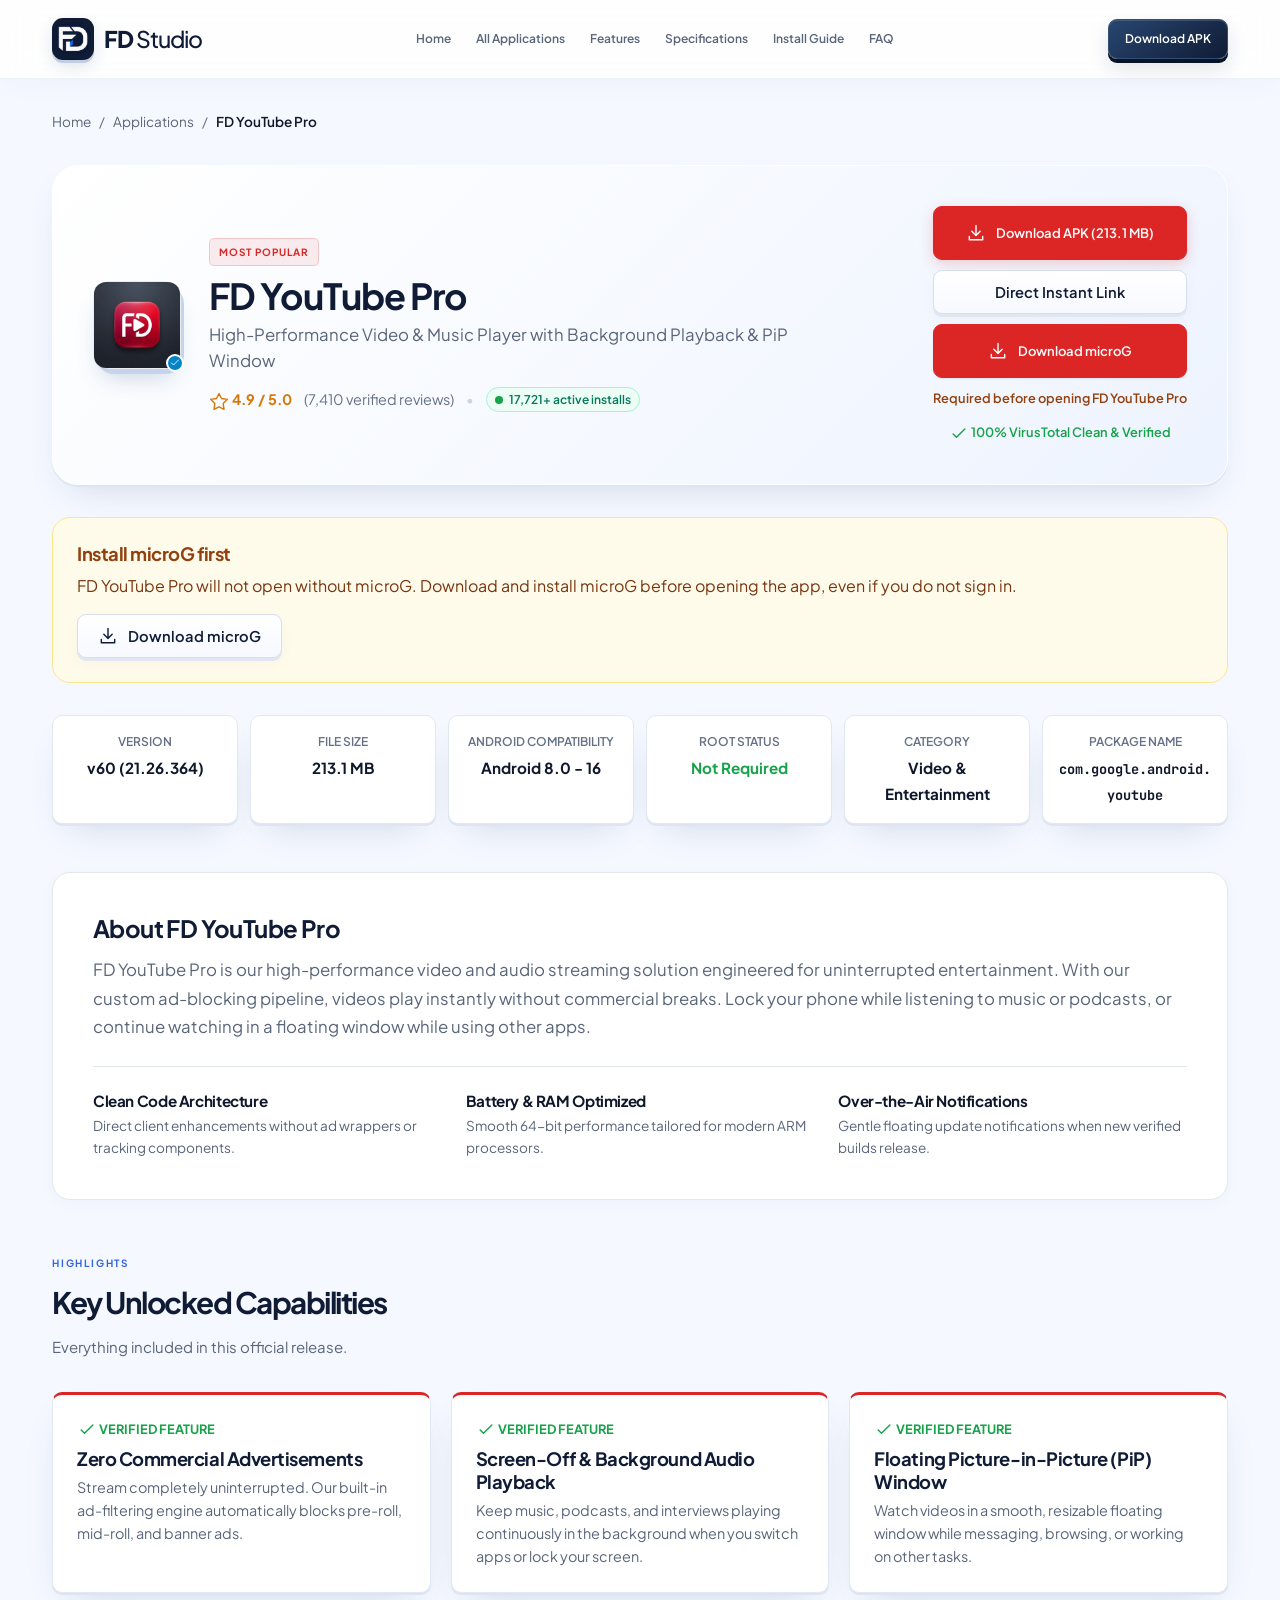
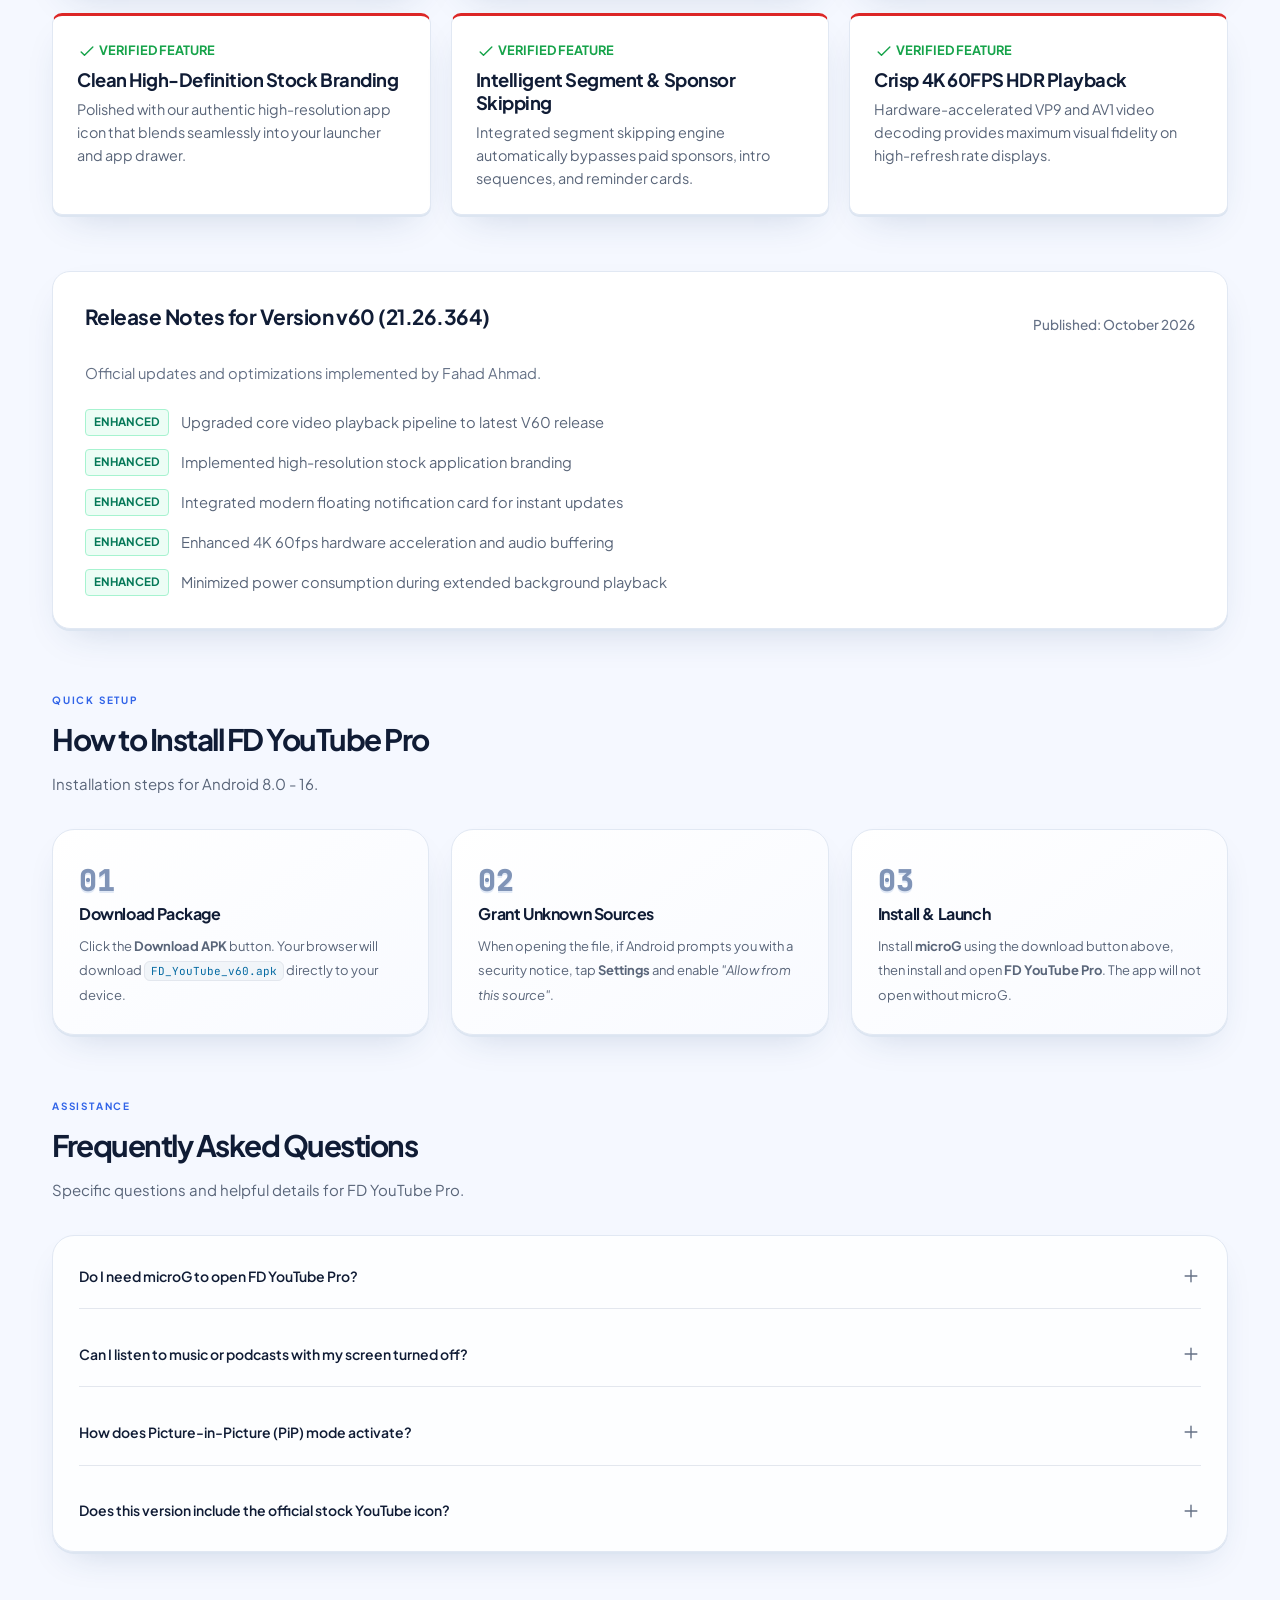
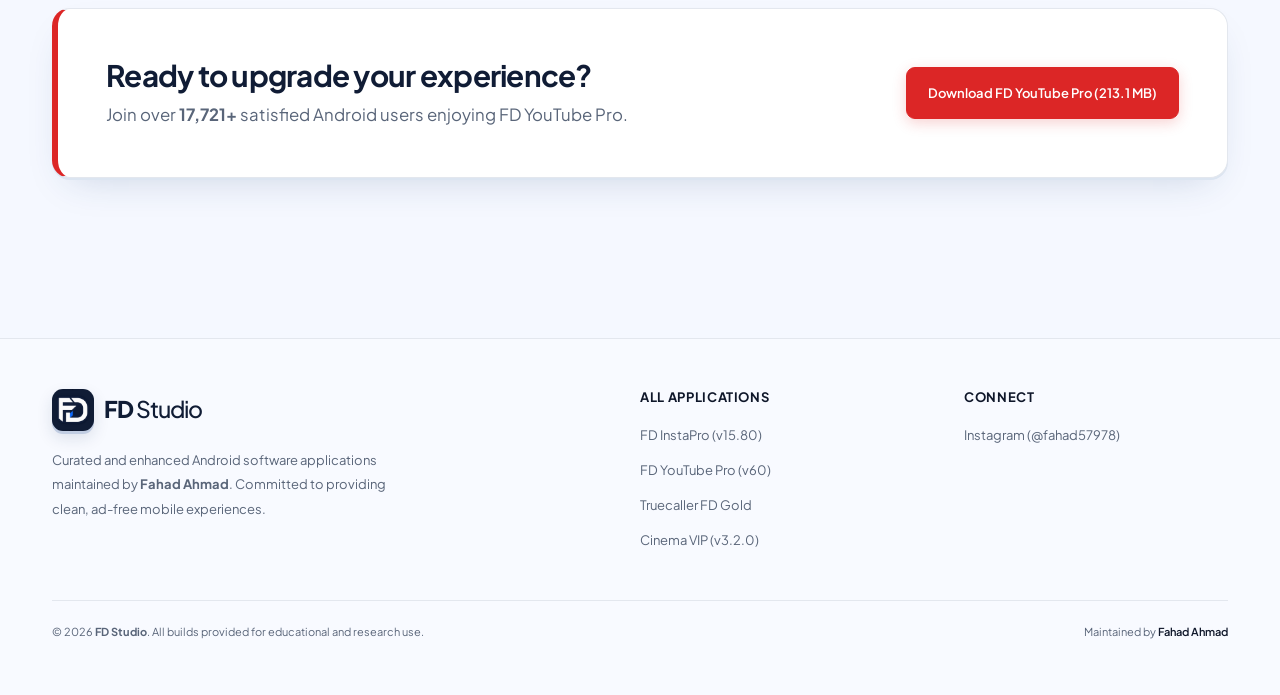
<file: youtube.html>
<!DOCTYPE html>
<html lang="en">
<head>
    <meta charset="UTF-8">
    <meta name="viewport" content="width=device-width, initial-scale=1.0">
    <meta name="theme-color" content="#101c35">
    <title>FD YouTube Pro APK Download (Latest v60 (21.26.364)) - FD Studio</title>
    <meta name="description" content="Download FD YouTube Pro APK v60 (21.26.364). Our signature media streaming powerhouse. Stream anything without advertisements, keep listening in the background with your screen locked, and multitask with floating Picture-in-Picture.">
    <link rel="preconnect" href="https://fonts.googleapis.com">
    <link rel="preconnect" href="https://fonts.gstatic.com" crossorigin>
    <link href="https://fonts.googleapis.com/css2?family=Plus+Jakarta+Sans:wght@400;500;600;700;800&family=JetBrains+Mono:wght@500;600&display=swap" rel="stylesheet">
    <link rel="stylesheet" href="assets/css/style.css">
    <link rel="stylesheet" href="assets/css/studio-3d.css">
    <link rel="icon" type="image/png" href="assets/images/brand/fd-studio-logo.png">
    <noscript><style>.faq-content[hidden], .faq-content { display:block !important; max-height:none; padding:0 0 22px; } .faq-icon-cross, .mobile-toggle { display:none !important; } @media(max-width:900px) { .nav-menu { display:flex; position:static; flex-wrap:wrap; padding:0; box-shadow:none; border:0; gap:12px; } .header-inner { flex-wrap:wrap; } }</style></noscript>
</head>
<body class="app-page">
    <a class="skip-link" href="#main">Skip to content</a>
    <!-- Clean Minimalist Header -->
    <header class="site-header">
        <div class="header-inner">
            <a href="index.html" class="brand" aria-label="FD Studio home"><img src="assets/images/brand/fd-studio-logo.png" class="brand-logo" width="42" height="42" alt=""><span class="brand-text">FD<span class="brand-light"> Studio</span></span></a>            
            <nav class="nav-menu" id="navMenu" aria-label="Main navigation">
                <a href="index.html" class="nav-link">Home</a>
                <a href="index.html#apps" class="nav-link">All Applications</a>
                <a href="#features" class="nav-link">Features</a>
                <a href="#specs" class="nav-link">Specifications</a>
                <a href="#installation" class="nav-link">Install Guide</a>
                <a href="#faq" class="nav-link">FAQ</a>
            </nav>

            <div class="header-actions">
                <a href="download-youtube.html" class="btn btn-primary btn-sm">
                    Download APK
                </a>
                <button type="button" class="mobile-toggle" id="mobileToggle" aria-label="Toggle navigation" aria-controls="navMenu" aria-expanded="false">
                    <span></span><span></span><span></span>
                </button>
            </div>
        </div>
    </header>

    <main id="main" class="container" style="padding-top: 2rem; padding-bottom: 5rem;">
        <!-- Breadcrumb Navigation -->
        <nav aria-label="Breadcrumb" style="display: flex; align-items: center; gap: 0.5rem; font-size: 0.85rem; color: var(--text-muted); margin-bottom: 1.5rem;">
            <a href="index.html" style="color: var(--text-secondary);">Home</a>
            <span>/</span>
            <a href="index.html#apps" style="color: var(--text-secondary);">Applications</a>
            <span>/</span>
            <span aria-current="page" style="color: #0f172a; font-weight: 600;">FD YouTube Pro</span>
        </nav>

        <!-- App Hero Showcase Box -->
        <section class="app-detail-head">
            <div class="app-detail-left">
                <div class="app-icon-wrap" style="width: 88px; height: 88px; border-radius: 18px;">
                    <img src="assets/images/youtube_icon.png" alt="FD YouTube Pro Icon" class="app-icon-img" style="border-radius: 12px;">
                    <span class="app-verified-badge" title="Verified Safe"><svg class="ui-icon " width="20" height="20" viewBox="0 0 24 24" fill="none" stroke="currentColor" stroke-width="1.7" stroke-linecap="round" stroke-linejoin="round" aria-hidden="true" focusable="false"><path d="m5 12 4 4L19 6"/></svg></span>
                </div>
                <div>
                    <span class="tag-badge" style="background: #dc262615; color: #dc2626; border: 1px solid #dc262630; margin-bottom: 0.4rem; display: inline-block;">
                        MOST POPULAR                    </span>
                    <h1 style="font-size: 2.25rem; margin-bottom: 0.25rem;">FD YouTube Pro</h1>
                    <p style="font-size: 1.05rem; color: var(--text-secondary); max-width: 620px;">High-Performance Video &amp; Music Player with Background Playback &amp; PiP Window</p>
                    
                    <div style="display: flex; align-items: center; flex-wrap: wrap; gap: 0.75rem; margin-top: 0.75rem; font-size: 0.9rem;">
                        <span style="color: #d97706; font-weight: 700;"><svg class="ui-icon " width="20" height="20" viewBox="0 0 24 24" fill="none" stroke="currentColor" stroke-width="1.7" stroke-linecap="round" stroke-linejoin="round" aria-hidden="true" focusable="false"><path d="m12 3 3 6 7 1-5 5 1 7-6-3-6 3 1-7-5-5 7-1z"/></svg> 4.9 / 5.0</span>
                        <span style="color: var(--text-muted);">(7,410 verified reviews)</span>
                        <span style="color: var(--border-strong);">•</span>
                        <span class="tag-downloads"><span class="pulse-dot"></span> 17,721+ active installs</span>
                    </div>
                </div>
            </div>

            <div style="display: flex; flex-direction: column; gap: 0.65rem; min-width: 250px;">
                <a href="download-youtube.html" class="btn btn-app-accent btn-xl" style="--app-btn-bg: #dc2626; box-shadow: 0 4px 14px #dc262635;">
                    <svg class="ui-icon " width="20" height="20" viewBox="0 0 24 24" fill="none" stroke="currentColor" stroke-width="1.7" stroke-linecap="round" stroke-linejoin="round" aria-hidden="true" focusable="false"><path d="M12 3v12m-5-5 5 5 5-5M4 16v4h16v-4"/></svg>                    Download APK (213.1 MB)
                </a>
                <a href="https://github.com/fahadapps/fahadapps.github.io/releases/download/v1.0.0/FD_YouTube_v60.apk" class="btn btn-outline btn-md text-center">
                    Direct Instant Link
                </a>
                                <a href="https://github.com/fahadapps/fahadapps.github.io/releases/download/v1.0.0/MicroG_8.0.0.1.apk" class="btn btn-app-accent btn-xl" style="--app-btn-bg: #dc2626;" download="MicroG_8.0.0.1.apk">
                    <svg class="ui-icon " width="20" height="20" viewBox="0 0 24 24" fill="none" stroke="currentColor" stroke-width="1.7" stroke-linecap="round" stroke-linejoin="round" aria-hidden="true" focusable="false"><path d="M12 3v12m-5-5 5 5 5-5M4 16v4h16v-4"/></svg>                    Download microG
                </a>
                <p style="font-size: 0.8rem; color: #92400e; font-weight: 600; text-align: center;">Required before opening FD YouTube Pro</p>
                                <p style="font-size: 0.8rem; color: #16a34a; font-weight: 600; text-align: center; margin-top: 0.2rem;">
                    <svg class="ui-icon " width="20" height="20" viewBox="0 0 24 24" fill="none" stroke="currentColor" stroke-width="1.7" stroke-linecap="round" stroke-linejoin="round" aria-hidden="true" focusable="false"><path d="m5 12 4 4L19 6"/></svg> 100% VirusTotal Clean & Verified
                </p>
            </div>
        </section>

        <aside aria-label="microG installation requirement" style="background: #fffbeb; border: 1px solid #fde68a; border-radius: var(--radius-lg); padding: 1.5rem; margin-bottom: 2rem;">
    <h2 style="font-size: 1.15rem; color: #92400e; margin-bottom: 0.5rem;">Install microG first</h2>
    <p style="color: #78350f; margin-bottom: 1rem;">FD YouTube Pro will not open without microG. Download and install microG before opening the app, even if you do not sign in.</p>
    <a href="https://github.com/fahadapps/fahadapps.github.io/releases/download/v1.0.0/MicroG_8.0.0.1.apk" class="btn btn-outline btn-md" download="MicroG_8.0.0.1.apk">
        <svg class="ui-icon " width="20" height="20" viewBox="0 0 24 24" fill="none" stroke="currentColor" stroke-width="1.7" stroke-linecap="round" stroke-linejoin="round" aria-hidden="true" focusable="false"><path d="M12 3v12m-5-5 5 5 5-5M4 16v4h16v-4"/></svg> Download microG
    </a>
</aside>

        <!-- Technical Specs Strip -->
        <section id="specs">
            <div class="specs-grid">
                <div class="spec-tile">
                    <span class="spec-tile-label">Version</span>
                    <span class="spec-tile-val">v60 (21.26.364)</span>
                </div>
                <div class="spec-tile">
                    <span class="spec-tile-label">File Size</span>
                    <span class="spec-tile-val">213.1 MB</span>
                </div>
                <div class="spec-tile">
                    <span class="spec-tile-label">Android compatibility</span>
                    <span class="spec-tile-val">Android 8.0 - 16</span>
                </div>
                <div class="spec-tile">
                    <span class="spec-tile-label">Root Status</span>
                    <span class="spec-tile-val" style="color: #16a34a;">Not Required</span>
                </div>
                <div class="spec-tile">
                    <span class="spec-tile-label">Category</span>
                    <span class="spec-tile-val">Video &amp; Entertainment</span>
                </div>
                <div class="spec-tile">
                    <span class="spec-tile-label">Package Name</span>
                    <span class="spec-tile-val" style="font-size: 0.85rem; font-family: var(--font-mono);">com.google.android.youtube</span>
                </div>
            </div>
        </section>

        <!-- App Overview & Description -->
        <section class="app-overview" style="background: #ffffff; border: 1px solid var(--border-subtle); border-radius: var(--radius-lg); padding: 2.5rem; margin-bottom: 3rem; box-shadow: var(--shadow-subtle);">
            <h2 style="font-size: 1.5rem; margin-bottom: 0.85rem;">About FD YouTube Pro</h2>
            <p style="font-size: 1.05rem; line-height: 1.7; color: var(--text-secondary); margin-bottom: 1.5rem;">
                FD YouTube Pro is our high-performance video and audio streaming solution engineered for uninterrupted entertainment. With our custom ad-blocking pipeline, videos play instantly without commercial breaks. Lock your phone while listening to music or podcasts, or continue watching in a floating window while using other apps.            </p>
            <div class="detail-columns" style="display: grid; grid-template-columns: repeat(3, 1fr); gap: 1.5rem; border-top: 1px solid var(--border-subtle); padding-top: 1.5rem;">
                <div>
                    <h4 style="font-size: 0.95rem; margin-bottom: 0.35rem; color: #0f172a;">Clean Code Architecture</h4>
                    <p style="font-size: 0.85rem; color: var(--text-secondary);">Direct client enhancements without ad wrappers or tracking components.</p>
                </div>
                <div>
                    <h4 style="font-size: 0.95rem; margin-bottom: 0.35rem; color: #0f172a;">Battery & RAM Optimized</h4>
                    <p style="font-size: 0.85rem; color: var(--text-secondary);">Smooth 64-bit performance tailored for modern ARM processors.</p>
                </div>
                <div>
                    <h4 style="font-size: 0.95rem; margin-bottom: 0.35rem; color: #0f172a;">Over-the-Air Notifications</h4>
                    <p style="font-size: 0.85rem; color: var(--text-secondary);">Gentle floating update notifications when new verified builds release.</p>
                </div>
            </div>
        </section>

        <!-- Comprehensive Features Breakdown Grid -->
        <section id="features" style="margin-bottom: 3.5rem;">
            <div class="section-header" style="text-align: left; margin-bottom: 2rem;">
                <span class="section-eyebrow">Highlights</span>
                <h2 class="section-title" style="font-size: 1.85rem;">Key Unlocked Capabilities</h2>
                <p class="section-desc" style="margin: 0;">Everything included in this official release.</p>
            </div>

            <div class="features-detailed-grid">
                                <div class="feature-detailed-card" style="border-top: 3px solid #dc2626;">
                    <div style="font-weight: 700; color: #16a34a; font-size: 0.8rem; margin-bottom: 0.4rem;"><svg class="ui-icon " width="20" height="20" viewBox="0 0 24 24" fill="none" stroke="currentColor" stroke-width="1.7" stroke-linecap="round" stroke-linejoin="round" aria-hidden="true" focusable="false"><path d="m5 12 4 4L19 6"/></svg> VERIFIED FEATURE</div>
                    <h3 style="font-size: 1.15rem;">Zero Commercial Advertisements</h3>
                    <p style="font-size: 0.9rem; line-height: 1.6;">Stream completely uninterrupted. Our built-in ad-filtering engine automatically blocks pre-roll, mid-roll, and banner ads.</p>
                </div>
                                <div class="feature-detailed-card" style="border-top: 3px solid #dc2626;">
                    <div style="font-weight: 700; color: #16a34a; font-size: 0.8rem; margin-bottom: 0.4rem;"><svg class="ui-icon " width="20" height="20" viewBox="0 0 24 24" fill="none" stroke="currentColor" stroke-width="1.7" stroke-linecap="round" stroke-linejoin="round" aria-hidden="true" focusable="false"><path d="m5 12 4 4L19 6"/></svg> VERIFIED FEATURE</div>
                    <h3 style="font-size: 1.15rem;">Screen-Off &amp; Background Audio Playback</h3>
                    <p style="font-size: 0.9rem; line-height: 1.6;">Keep music, podcasts, and interviews playing continuously in the background when you switch apps or lock your screen.</p>
                </div>
                                <div class="feature-detailed-card" style="border-top: 3px solid #dc2626;">
                    <div style="font-weight: 700; color: #16a34a; font-size: 0.8rem; margin-bottom: 0.4rem;"><svg class="ui-icon " width="20" height="20" viewBox="0 0 24 24" fill="none" stroke="currentColor" stroke-width="1.7" stroke-linecap="round" stroke-linejoin="round" aria-hidden="true" focusable="false"><path d="m5 12 4 4L19 6"/></svg> VERIFIED FEATURE</div>
                    <h3 style="font-size: 1.15rem;">Floating Picture-in-Picture (PiP) Window</h3>
                    <p style="font-size: 0.9rem; line-height: 1.6;">Watch videos in a smooth, resizable floating window while messaging, browsing, or working on other tasks.</p>
                </div>
                                <div class="feature-detailed-card" style="border-top: 3px solid #dc2626;">
                    <div style="font-weight: 700; color: #16a34a; font-size: 0.8rem; margin-bottom: 0.4rem;"><svg class="ui-icon " width="20" height="20" viewBox="0 0 24 24" fill="none" stroke="currentColor" stroke-width="1.7" stroke-linecap="round" stroke-linejoin="round" aria-hidden="true" focusable="false"><path d="m5 12 4 4L19 6"/></svg> VERIFIED FEATURE</div>
                    <h3 style="font-size: 1.15rem;">Clean High-Definition Stock Branding</h3>
                    <p style="font-size: 0.9rem; line-height: 1.6;">Polished with our authentic high-resolution app icon that blends seamlessly into your launcher and app drawer.</p>
                </div>
                                <div class="feature-detailed-card" style="border-top: 3px solid #dc2626;">
                    <div style="font-weight: 700; color: #16a34a; font-size: 0.8rem; margin-bottom: 0.4rem;"><svg class="ui-icon " width="20" height="20" viewBox="0 0 24 24" fill="none" stroke="currentColor" stroke-width="1.7" stroke-linecap="round" stroke-linejoin="round" aria-hidden="true" focusable="false"><path d="m5 12 4 4L19 6"/></svg> VERIFIED FEATURE</div>
                    <h3 style="font-size: 1.15rem;">Intelligent Segment &amp; Sponsor Skipping</h3>
                    <p style="font-size: 0.9rem; line-height: 1.6;">Integrated segment skipping engine automatically bypasses paid sponsors, intro sequences, and reminder cards.</p>
                </div>
                                <div class="feature-detailed-card" style="border-top: 3px solid #dc2626;">
                    <div style="font-weight: 700; color: #16a34a; font-size: 0.8rem; margin-bottom: 0.4rem;"><svg class="ui-icon " width="20" height="20" viewBox="0 0 24 24" fill="none" stroke="currentColor" stroke-width="1.7" stroke-linecap="round" stroke-linejoin="round" aria-hidden="true" focusable="false"><path d="m5 12 4 4L19 6"/></svg> VERIFIED FEATURE</div>
                    <h3 style="font-size: 1.15rem;">Crisp 4K 60FPS HDR Playback</h3>
                    <p style="font-size: 0.9rem; line-height: 1.6;">Hardware-accelerated VP9 and AV1 video decoding provides maximum visual fidelity on high-refresh rate displays.</p>
                </div>
                            </div>
        </section>

        <!-- Changelog Section -->
        <section style="margin-bottom: 3.5rem;">
            <div class="changelog-box">
                <div style="display: flex; align-items: center; justify-content: space-between; margin-bottom: 1rem;">
                    <h3 style="font-size: 1.3rem;">Release Notes for Version v60 (21.26.364)</h3>
                    <span style="font-size: 0.85rem; color: var(--text-muted); font-weight: 500;">Published: October 2026</span>
                </div>
                <p style="color: var(--text-muted); font-size: 0.92rem; margin-bottom: 1.5rem;">Official updates and optimizations implemented by Fahad Ahmad.</p>
                
                <ul style="list-style: none; display: flex; flex-direction: column; gap: 0.85rem;">
                                        <li style="display: flex; align-items: center; gap: 0.75rem; font-size: 0.92rem; color: var(--text-secondary);">
                        <span style="background: #ecfdf5; color: #047857; font-weight: 700; font-size: 0.72rem; padding: 3px 8px; border-radius: 4px; border: 1px solid #a7f3d0;">ENHANCED</span>
                        <span>Upgraded core video playback pipeline to latest V60 release</span>
                    </li>
                                        <li style="display: flex; align-items: center; gap: 0.75rem; font-size: 0.92rem; color: var(--text-secondary);">
                        <span style="background: #ecfdf5; color: #047857; font-weight: 700; font-size: 0.72rem; padding: 3px 8px; border-radius: 4px; border: 1px solid #a7f3d0;">ENHANCED</span>
                        <span>Implemented high-resolution stock application branding</span>
                    </li>
                                        <li style="display: flex; align-items: center; gap: 0.75rem; font-size: 0.92rem; color: var(--text-secondary);">
                        <span style="background: #ecfdf5; color: #047857; font-weight: 700; font-size: 0.72rem; padding: 3px 8px; border-radius: 4px; border: 1px solid #a7f3d0;">ENHANCED</span>
                        <span>Integrated modern floating notification card for instant updates</span>
                    </li>
                                        <li style="display: flex; align-items: center; gap: 0.75rem; font-size: 0.92rem; color: var(--text-secondary);">
                        <span style="background: #ecfdf5; color: #047857; font-weight: 700; font-size: 0.72rem; padding: 3px 8px; border-radius: 4px; border: 1px solid #a7f3d0;">ENHANCED</span>
                        <span>Enhanced 4K 60fps hardware acceleration and audio buffering</span>
                    </li>
                                        <li style="display: flex; align-items: center; gap: 0.75rem; font-size: 0.92rem; color: var(--text-secondary);">
                        <span style="background: #ecfdf5; color: #047857; font-weight: 700; font-size: 0.72rem; padding: 3px 8px; border-radius: 4px; border: 1px solid #a7f3d0;">ENHANCED</span>
                        <span>Minimized power consumption during extended background playback</span>
                    </li>
                                    </ul>
            </div>
        </section>

        <!-- Installation Walkthrough -->
        <section id="installation" style="margin-bottom: 3.5rem;">
            <div class="section-header" style="text-align: left; margin-bottom: 2rem;">
                <span class="section-eyebrow">Quick Setup</span>
                <h2 class="section-title" style="font-size: 1.85rem;">How to Install FD YouTube Pro</h2>
                <p class="section-desc" style="margin: 0;">Installation steps for Android 8.0 - 16.</p>
            </div>

            <div class="steps-grid">
                <div class="step-card">
                    <div class="step-idx">01</div>
                    <h3>Download Package</h3>
                    <p>Click the <strong>Download APK</strong> button. Your browser will download <code>FD_YouTube_v60.apk</code> directly to your device.</p>
                </div>
                <div class="step-card">
                    <div class="step-idx">02</div>
                    <h3>Grant Unknown Sources</h3>
                    <p>When opening the file, if Android prompts you with a security notice, tap <strong>Settings</strong> and enable <em>"Allow from this source"</em>.</p>
                </div>
                <div class="step-card">
                    <div class="step-idx">03</div>
                    <h3>Install & Launch</h3>
                                        <p>Install <strong>microG</strong> using the download button above, then install and open <strong>FD YouTube Pro</strong>. The app will not open without microG.</p>
                                    </div>
            </div>
        </section>

        <!-- FAQ Section -->
                <section id="faq" style="margin-bottom: 3.5rem;">
            <div class="section-header" style="text-align: left; margin-bottom: 2rem;">
                <span class="section-eyebrow">Assistance</span>
                <h2 class="section-title" style="font-size: 1.85rem;">Frequently Asked Questions</h2>
                <p class="section-desc" style="margin: 0;">Specific questions and helpful details for FD YouTube Pro.</p>
            </div>

            <div class="faq-wrap">
                                <div class="faq-row">
                    <button type="button" class="faq-question-btn">
                        <span>Do I need microG to open FD YouTube Pro?</span>
                        <span class="faq-icon-cross"><svg class="ui-icon " width="20" height="20" viewBox="0 0 24 24" fill="none" stroke="currentColor" stroke-width="1.7" stroke-linecap="round" stroke-linejoin="round" aria-hidden="true" focusable="false"><path d="M12 5v14M5 12h14"/></svg></span>
                    </button>
                    <div class="faq-content">
                        <p>Yes. FD YouTube Pro will not open without microG, even if you do not sign into a Google account. Use the Download microG button on this page and install it before opening FD YouTube Pro.</p>
                    </div>
                </div>
                                <div class="faq-row">
                    <button type="button" class="faq-question-btn">
                        <span>Can I listen to music or podcasts with my screen turned off?</span>
                        <span class="faq-icon-cross"><svg class="ui-icon " width="20" height="20" viewBox="0 0 24 24" fill="none" stroke="currentColor" stroke-width="1.7" stroke-linecap="round" stroke-linejoin="round" aria-hidden="true" focusable="false"><path d="M12 5v14M5 12h14"/></svg></span>
                    </button>
                    <div class="faq-content">
                        <p>Yes! Background playback is active by default. You can switch to any other application or press the power button to lock your screen, and audio will continue playing seamlessly.</p>
                    </div>
                </div>
                                <div class="faq-row">
                    <button type="button" class="faq-question-btn">
                        <span>How does Picture-in-Picture (PiP) mode activate?</span>
                        <span class="faq-icon-cross"><svg class="ui-icon " width="20" height="20" viewBox="0 0 24 24" fill="none" stroke="currentColor" stroke-width="1.7" stroke-linecap="round" stroke-linejoin="round" aria-hidden="true" focusable="false"><path d="M12 5v14M5 12h14"/></svg></span>
                    </button>
                    <div class="faq-content">
                        <p>While playing any video, simply swipe up to go home or press your device home button. The video will automatically shrink into a smooth, movable floating window on your screen.</p>
                    </div>
                </div>
                                <div class="faq-row">
                    <button type="button" class="faq-question-btn">
                        <span>Does this version include the official stock YouTube icon?</span>
                        <span class="faq-icon-cross"><svg class="ui-icon " width="20" height="20" viewBox="0 0 24 24" fill="none" stroke="currentColor" stroke-width="1.7" stroke-linecap="round" stroke-linejoin="round" aria-hidden="true" focusable="false"><path d="M12 5v14M5 12h14"/></svg></span>
                    </button>
                    <div class="faq-content">
                        <p>Yes. Unlike other modified builds with odd custom logos, FD YouTube Pro features the authentic high-definition YouTube stock icon for a clean, factory look.</p>
                    </div>
                </div>
                            </div>
        </section>
        
        <!-- Bottom Download Action Banner -->
        <section class="detail-cta" style="background: #ffffff; border: 1px solid var(--border-subtle); border-left: 6px solid #dc2626; border-radius: var(--radius-lg); padding: 3rem; display: flex; align-items: center; justify-content: space-between; gap: 2rem; box-shadow: var(--shadow-card);">
            <div>
                <h2 style="font-size: 1.85rem; margin-bottom: 0.5rem;">Ready to upgrade your experience?</h2>
                <p style="font-size: 1.05rem; color: var(--text-secondary);">
                    Join over <strong>17,721+</strong> satisfied Android users enjoying FD YouTube Pro.
                </p>
            </div>
            <div>
                <a href="download-youtube.html" class="btn btn-app-accent btn-xl" style="--app-btn-bg: #dc2626; box-shadow: 0 4px 14px #dc262635;">
                    Download FD YouTube Pro (213.1 MB)
                </a>
            </div>
        </section>
    </main>

    <!-- Clean Human Footer -->
    <footer class="site-footer">
        <div class="container">
            <div class="footer-grid">
                <div class="footer-brand">
                    <a href="index.html" class="brand" aria-label="FD Studio home"><img src="assets/images/brand/fd-studio-logo.png" class="brand-logo" width="42" height="42" alt=""><span class="brand-text">FD<span class="brand-light"> Studio</span></span></a>                    <p>Curated and enhanced Android software applications maintained by <strong>Fahad Ahmad</strong>. Committed to providing clean, ad-free mobile experiences.</p>
                </div>

                <div class="footer-col">
                    <h4>All Applications</h4>
                    <ul>
                        <li><a href="instapro.html">FD InstaPro (v15.80)</a></li>
                        <li><a href="youtube.html">FD YouTube Pro (v60)</a></li>
                        <li><a href="truecaller.html">Truecaller FD Gold</a></li>
                        <li><a href="cinema.html">Cinema VIP (v3.2.0)</a></li>
                    </ul>
                </div>

                <div class="footer-col">
                    <h4>Connect</h4>
                    <ul>
                        <li><a href="https://instagram.com/fahad57978" target="_blank" rel="noopener noreferrer">Instagram (@fahad57978)</a></li>
                    </ul>
                </div>
            </div>

            <div class="footer-bottom-bar">
                <p>© 2026 <strong>FD Studio</strong>. All builds provided for educational and research use.</p>
                <p>Maintained by <a href="https://instagram.com/fahad57978" target="_blank" rel="noopener noreferrer" style="color: #0f172a; font-weight: 600;">Fahad Ahmad</a></p>
            </div>
        </div>
    </footer>

    <script src="assets/js/main.js"></script>
</body>
</html>
</file>
<file: assets/css/style.css>
/* ==========================================================================
   FD Modded Suite - Clean Light Theme Design System
   Handcrafted & Maintained by Fahad Ahmad
   Style: Minimalist, Ultra-Crisp, High-Conversion Software Portal
   ========================================================================== */

:root {
    /* Color Palette - Clean Light Theme */
    --bg-page: #f8fafc;
    --bg-subtle: #f1f5f9;
    --bg-card: #ffffff;
    --bg-card-hover: #ffffff;
    
    --border-subtle: #e2e8f0;
    --border-strong: #cbd5e1;
    --border-focus: #0f172a;
    
    --text-primary: #0f172a;
    --text-secondary: #475569;
    --text-muted: #64748b;
    --text-light: #94a3b8;
    
    /* Brand Accents */
    --primary: #0f172a;
    --primary-hover: #1e293b;
    --accent-green: #16a34a;
    --accent-green-bg: #f0fdf4;
    --accent-green-border: #bbf7d0;
    
    --color-insta: #e11d48;
    --color-insta-bg: #fff1f2;
    --color-insta-border: #fecdd3;
    
    --color-youtube: #dc2626;
    --color-youtube-bg: #fef2f2;
    --color-youtube-border: #fecaca;
    
    --color-truecaller: #0284c7;
    --color-truecaller-bg: #f0f9ff;
    --color-truecaller-border: #bae6fd;
    
    --color-cinema: #d97706;
    --color-cinema-bg: #fffbeb;
    --color-cinema-border: #fde68a;

    /* Spacing & Radii */
    --radius-sm: 6px;
    --radius-md: 10px;
    --radius-lg: 16px;
    --radius-xl: 22px;
    --radius-full: 9999px;
    
    --font-sans: 'Plus Jakarta Sans', -apple-system, BlinkMacSystemFont, 'Segoe UI', Roboto, Helvetica, Arial, sans-serif;
    --font-mono: 'JetBrains Mono', SFMono-Regular, Menlo, Monaco, Consolas, monospace;
    
    /* Human, Physical Shadows */
    --shadow-subtle: 0 1px 2px 0 rgba(0, 0, 0, 0.04);
    --shadow-card: 0 1px 3px 0 rgba(0, 0, 0, 0.05), 0 6px 16px -4px rgba(0, 0, 0, 0.04);
    --shadow-card-hover: 0 4px 6px -1px rgba(0, 0, 0, 0.06), 0 16px 24px -6px rgba(0, 0, 0, 0.07);
    --shadow-button: 0 1px 2px 0 rgba(0, 0, 0, 0.08);
}

/* Reset */
*, *::before, *::after {
    box-sizing: border-box;
    margin: 0;
    padding: 0;
}

html {
    scroll-behavior: smooth;
    font-size: 16px;
    -webkit-font-smoothing: antialiased;
    -moz-osx-font-smoothing: grayscale;
}

body {
    background-color: var(--bg-page);
    color: var(--text-primary);
    font-family: var(--font-sans);
    line-height: 1.6;
    overflow-x: hidden;
    min-height: 100vh;
}

/* Typography */
h1, h2, h3, h4 {
    color: var(--text-primary);
    font-weight: 700;
    letter-spacing: -0.025em;
    line-height: 1.25;
}

p {
    color: var(--text-secondary);
}

a {
    color: inherit;
    text-decoration: none;
    transition: color 0.15s ease, background-color 0.15s ease;
}

code {
    font-family: var(--font-mono);
    font-size: 0.85em;
    background-color: var(--bg-subtle);
    border: 1px solid var(--border-subtle);
    padding: 2px 6px;
    border-radius: var(--radius-sm);
    color: #0369a1;
}

/* Utility Containers */
.container {
    max-width: 1180px;
    margin: 0 auto;
    padding: 0 1.5rem;
}

.text-center { text-align: center; }

/* Sticky Clean Header */
.site-header {
    position: sticky;
    top: 0;
    z-index: 100;
    background: rgba(255, 255, 255, 0.92);
    backdrop-filter: blur(12px);
    -webkit-backdrop-filter: blur(12px);
    border-bottom: 1px solid var(--border-subtle);
}

.header-inner {
    max-width: 1180px;
    margin: 0 auto;
    padding: 0.9rem 1.5rem;
    display: flex;
    align-items: center;
    justify-content: space-between;
}

.brand {
    display: flex;
    align-items: center;
    gap: 0.6rem;
    font-weight: 800;
    font-size: 1.15rem;
    color: var(--text-primary);
}

.brand-badge {
    background: #0f172a;
    color: #ffffff;
    font-weight: 800;
    font-size: 0.8rem;
    padding: 3px 8px;
    border-radius: var(--radius-sm);
    letter-spacing: 0.05em;
}

.brand-text {
    font-weight: 700;
    letter-spacing: -0.02em;
}

.nav-menu {
    display: flex;
    align-items: center;
    gap: 1.8rem;
}

.nav-link {
    font-size: 0.92rem;
    font-weight: 500;
    color: var(--text-secondary);
}

.nav-link:hover {
    color: var(--text-primary);
}

.header-actions {
    display: flex;
    align-items: center;
    gap: 0.8rem;
}

.mobile-toggle {
    display: none;
    background: transparent;
    border: none;
    cursor: pointer;
    flex-direction: column;
    gap: 4px;
    padding: 4px;
}

.mobile-toggle span {
    display: block;
    width: 20px;
    height: 2px;
    background: var(--text-primary);
    border-radius: 2px;
}

/* Modern Human Buttons */
.btn {
    display: inline-flex;
    align-items: center;
    justify-content: center;
    gap: 0.5rem;
    font-family: var(--font-sans);
    font-weight: 600;
    border-radius: var(--radius-md);
    border: 1px solid transparent;
    cursor: pointer;
    transition: all 0.15s ease;
    text-align: center;
    box-shadow: var(--shadow-button);
    white-space: nowrap;
}

.btn-sm {
    padding: 0.45rem 0.9rem;
    font-size: 0.85rem;
}

.btn-md {
    padding: 0.65rem 1.25rem;
    font-size: 0.92rem;
}

.btn-xl {
    padding: 0.85rem 1.75rem;
    font-size: 1.05rem;
    border-radius: var(--radius-lg);
}

.btn-block {
    width: 100%;
    padding: 0.75rem 1rem;
}

.btn-primary {
    background: #0f172a;
    color: #ffffff;
    border-color: #0f172a;
}

.btn-primary:hover {
    background: #1e293b;
    border-color: #1e293b;
    transform: translateY(-1px);
    box-shadow: 0 4px 12px rgba(15, 23, 42, 0.15);
}

.btn-outline {
    background: #ffffff;
    color: var(--text-primary);
    border-color: var(--border-subtle);
}

.btn-outline:hover {
    background: var(--bg-subtle);
    border-color: var(--border-strong);
}

.btn-app-accent {
    background: var(--app-btn-bg, #0f172a);
    color: #ffffff;
    border-color: var(--app-btn-bg, #0f172a);
}

.btn-app-accent:hover {
    opacity: 0.93;
    transform: translateY(-1px);
    box-shadow: 0 6px 16px -2px var(--app-btn-shadow, rgba(0, 0, 0, 0.12));
}

/* Card Styling - High-Quality Surface */
.clean-card {
    background: var(--bg-card);
    border: 1px solid var(--border-subtle);
    border-radius: var(--radius-lg);
    box-shadow: var(--shadow-card);
    transition: transform 0.2s ease, box-shadow 0.2s ease, border-color 0.2s ease;
}

.clean-card:hover {
    transform: translateY(-3px);
    box-shadow: var(--shadow-card-hover);
    border-color: #cbd5e1;
}

/* Hero Section */
.hero-section {
    padding: 4.5rem 0 3.5rem;
    text-align: center;
    background: linear-gradient(180deg, #ffffff 0%, #f8fafc 100%);
    border-bottom: 1px solid var(--border-subtle);
}

.hero-pill-badge {
    display: inline-flex;
    align-items: center;
    gap: 0.5rem;
    background: #ffffff;
    border: 1px solid var(--border-subtle);
    padding: 5px 14px;
    border-radius: var(--radius-full);
    font-size: 0.85rem;
    font-weight: 600;
    color: var(--text-secondary);
    box-shadow: var(--shadow-subtle);
    margin-bottom: 1.5rem;
}

.pulse-dot {
    display: inline-block;
    width: 8px;
    height: 8px;
    background: var(--accent-green);
    border-radius: 50%;
    animation: gentlePulse 2s infinite ease-in-out;
}

@keyframes gentlePulse {
    0%, 100% { opacity: 1; transform: scale(1); }
    50% { opacity: 0.4; transform: scale(1.2); }
}

.hero-title {
    font-size: 3.5rem;
    font-weight: 800;
    color: #0f172a;
    letter-spacing: -0.035em;
    margin-bottom: 1.25rem;
}

.hero-title .highlight {
    color: #2563eb;
    position: relative;
}

.hero-subtitle {
    font-size: 1.2rem;
    color: var(--text-secondary);
    max-width: 680px;
    margin: 0 auto 2.25rem;
    line-height: 1.6;
}

.hero-cta-group {
    display: flex;
    align-items: center;
    justify-content: center;
    gap: 1rem;
    margin-bottom: 3.5rem;
}

/* Clean Stats Ribbon */
.stats-ribbon {
    display: grid;
    grid-template-columns: repeat(4, 1fr);
    background: #ffffff;
    border: 1px solid var(--border-subtle);
    border-radius: var(--radius-lg);
    box-shadow: var(--shadow-card);
    max-width: 980px;
    margin: 0 auto;
    overflow: hidden;
}

.stat-item {
    padding: 1.5rem 1rem;
    text-align: center;
    border-right: 1px solid var(--border-subtle);
}

.stat-item:last-child {
    border-right: none;
}

.stat-value {
    font-size: 1.85rem;
    font-weight: 800;
    color: #0f172a;
    letter-spacing: -0.03em;
    margin-bottom: 0.15rem;
    font-family: var(--font-sans);
}

.stat-desc {
    font-size: 0.8rem;
    font-weight: 600;
    color: var(--text-muted);
    text-transform: uppercase;
    letter-spacing: 0.05em;
}

/* Sections */
.section-block {
    padding: 5rem 0;
}

.section-header {
    text-align: center;
    margin-bottom: 3.5rem;
}

.section-eyebrow {
    font-size: 0.8rem;
    font-weight: 700;
    text-transform: uppercase;
    letter-spacing: 0.1em;
    color: #2563eb;
    display: inline-block;
    margin-bottom: 0.5rem;
}

.section-title {
    font-size: 2.25rem;
    margin-bottom: 0.75rem;
}

.section-desc {
    font-size: 1.05rem;
    color: var(--text-secondary);
    max-width: 580px;
    margin: 0 auto;
}

/* App Cards Showcase Grid */
.apps-grid {
    display: grid;
    grid-template-columns: repeat(2, 1fr);
    gap: 1.75rem;
}

.app-card {
    background: #ffffff;
    border: 1px solid var(--border-subtle);
    border-radius: var(--radius-lg);
    padding: 2rem;
    box-shadow: var(--shadow-card);
    display: flex;
    flex-direction: column;
    justify-content: space-between;
    transition: transform 0.2s ease, box-shadow 0.2s ease, border-color 0.2s ease;
}

.app-card:hover {
    transform: translateY(-3px);
    box-shadow: var(--shadow-card-hover);
    border-color: #cbd5e1;
}

.app-card-head {
    display: flex;
    align-items: flex-start;
    justify-content: space-between;
    margin-bottom: 1.25rem;
}

.app-icon-wrap {
    position: relative;
    width: 64px;
    height: 64px;
    background: #f8fafc;
    border: 1px solid var(--border-subtle);
    border-radius: var(--radius-md);
    padding: 4px;
    display: flex;
    align-items: center;
    justify-content: center;
}

.app-icon-img {
    width: 100%;
    height: 100%;
    object-fit: contain;
    border-radius: var(--radius-sm);
}

.app-verified-badge {
    position: absolute;
    bottom: -4px;
    right: -4px;
    background: #0284c7;
    color: #ffffff;
    width: 18px;
    height: 18px;
    border-radius: 50%;
    display: flex;
    align-items: center;
    justify-content: center;
    font-size: 10px;
    border: 2px solid #ffffff;
}

.app-badges-row {
    display: flex;
    flex-direction: column;
    align-items: flex-end;
    gap: 0.35rem;
}

.tag-badge {
    font-size: 0.72rem;
    font-weight: 700;
    padding: 3px 8px;
    border-radius: var(--radius-sm);
    text-transform: uppercase;
    letter-spacing: 0.04em;
}

.tag-downloads {
    font-size: 0.75rem;
    font-weight: 600;
    color: #047857;
    background: #ecfdf5;
    border: 1px solid #a7f3d0;
    padding: 2px 8px;
    border-radius: var(--radius-full);
    display: inline-flex;
    align-items: center;
    gap: 0.35rem;
}

.app-name {
    font-size: 1.4rem;
    margin-bottom: 0.35rem;
}

.app-tagline {
    font-size: 0.92rem;
    color: var(--text-secondary);
    margin-bottom: 1.25rem;
    line-height: 1.5;
}

.app-meta-strip {
    display: flex;
    align-items: center;
    gap: 1.25rem;
    padding: 0.65rem 0;
    border-top: 1px solid var(--border-subtle);
    border-bottom: 1px solid var(--border-subtle);
    margin-bottom: 1.25rem;
    font-size: 0.82rem;
    color: var(--text-muted);
}

.meta-col {
    display: flex;
    align-items: center;
    gap: 0.35rem;
}

.app-features-list {
    list-style: none;
    display: flex;
    flex-direction: column;
    gap: 0.55rem;
    margin-bottom: 1.75rem;
}

.app-features-list li {
    display: flex;
    align-items: flex-start;
    gap: 0.6rem;
    font-size: 0.88rem;
    color: var(--text-secondary);
}

.feature-tick {
    color: #16a34a;
    font-weight: 700;
    margin-top: 1px;
}

.app-card-buttons {
    display: grid;
    grid-template-columns: 1.4fr 1fr;
    gap: 0.65rem;
}

/* Feature Pillars Section */
.features-pillars-grid {
    display: grid;
    grid-template-columns: repeat(4, 1fr);
    gap: 1.5rem;
}

.pillar-card {
    background: #ffffff;
    border: 1px solid var(--border-subtle);
    border-radius: var(--radius-lg);
    padding: 1.75rem;
    box-shadow: var(--shadow-subtle);
}

.pillar-icon-box {
    width: 44px;
    height: 44px;
    border-radius: var(--radius-md);
    display: flex;
    align-items: center;
    justify-content: center;
    margin-bottom: 1.25rem;
}

.pillar-card h3 {
    font-size: 1.15rem;
    margin-bottom: 0.5rem;
}

.pillar-card p {
    font-size: 0.88rem;
    color: var(--text-secondary);
    line-height: 1.5;
}

/* Security Trust Section */
.security-card {
    background: #ffffff;
    border: 1px solid var(--border-subtle);
    border-radius: var(--radius-xl);
    padding: 3rem;
    box-shadow: var(--shadow-card);
    display: grid;
    grid-template-columns: 1.2fr 1fr;
    gap: 3rem;
    align-items: center;
}

.security-card h2 {
    font-size: 2rem;
    margin-bottom: 1rem;
}

.security-card p {
    font-size: 1rem;
    margin-bottom: 1.5rem;
    line-height: 1.6;
}

.security-badges-list {
    list-style: none;
    display: flex;
    flex-direction: column;
    gap: 0.8rem;
}

.sec-badge-item {
    display: flex;
    align-items: center;
    gap: 0.75rem;
    font-size: 0.95rem;
    font-weight: 600;
    color: #1e293b;
}

.sec-badge-item .icon {
    width: 24px;
    height: 24px;
    background: #ecfdf5;
    color: #16a34a;
    border: 1px solid #bbf7d0;
    border-radius: 50%;
    display: flex;
    align-items: center;
    justify-content: center;
    font-size: 12px;
}

.security-side-card {
    background: var(--bg-subtle);
    border: 1px solid var(--border-subtle);
    border-radius: var(--radius-lg);
    padding: 2rem;
}

.security-side-card h4 {
    font-size: 1.1rem;
    margin-bottom: 0.75rem;
}

.security-side-card p {
    font-size: 0.88rem;
    color: var(--text-secondary);
    margin-bottom: 1.25rem;
}

/* 3-Step Walkthrough Grid */
.steps-grid {
    display: grid;
    grid-template-columns: repeat(3, 1fr);
    gap: 1.5rem;
}

.step-card {
    background: #ffffff;
    border: 1px solid var(--border-subtle);
    border-radius: var(--radius-lg);
    padding: 2rem;
    box-shadow: var(--shadow-subtle);
}

.step-idx {
    font-family: var(--font-mono);
    font-size: 1.5rem;
    font-weight: 800;
    color: #2563eb;
    margin-bottom: 0.75rem;
}

.step-card h3 {
    font-size: 1.15rem;
    margin-bottom: 0.5rem;
}

.step-card p {
    font-size: 0.88rem;
    color: var(--text-secondary);
}

/* FAQ Accordion */
.faq-wrap {
    max-width: 800px;
    margin: 0 auto;
    display: flex;
    flex-direction: column;
    gap: 0.8rem;
}

.faq-row {
    background: #ffffff;
    border: 1px solid var(--border-subtle);
    border-radius: var(--radius-md);
    overflow: hidden;
    transition: border-color 0.15s ease;
}

.faq-row.active {
    border-color: #94a3b8;
}

.faq-question-btn {
    width: 100%;
    background: transparent;
    border: none;
    padding: 1.25rem 1.5rem;
    display: flex;
    align-items: center;
    justify-content: space-between;
    font-family: var(--font-sans);
    font-size: 1rem;
    font-weight: 600;
    color: var(--text-primary);
    cursor: pointer;
    text-align: left;
}

.faq-icon-cross {
    font-size: 1.3rem;
    color: var(--text-muted);
    transition: transform 0.2s ease;
}

.faq-row.active .faq-icon-cross {
    transform: rotate(45deg);
    color: var(--text-primary);
}

.faq-content {
    max-height: 0;
    overflow: hidden;
    padding: 0 1.5rem;
    transition: max-height 0.25s ease, padding 0.25s ease;
}

.faq-row.active .faq-content {
    max-height: 240px;
    padding-bottom: 1.25rem;
}

.faq-content p {
    font-size: 0.92rem;
    line-height: 1.6;
}

/* Download Interstitial Page in Light Theme */
.download-box {
    max-width: 680px;
    margin: 3.5rem auto;
    background: #ffffff;
    border: 1px solid var(--border-subtle);
    border-radius: var(--radius-xl);
    padding: 3rem;
    box-shadow: var(--shadow-card-hover);
    text-align: center;
}

.download-hero-icon {
    width: 84px;
    height: 84px;
    margin: 0 auto 1.5rem;
    background: #f8fafc;
    border: 1px solid var(--border-subtle);
    border-radius: var(--radius-lg);
    padding: 8px;
    display: flex;
    align-items: center;
    justify-content: center;
}

.download-hero-icon img {
    width: 100%;
    height: 100%;
    object-fit: contain;
}

.meta-tags-row {
    display: flex;
    align-items: center;
    justify-content: center;
    flex-wrap: wrap;
    gap: 0.5rem;
    margin: 1.25rem 0 2rem;
}

.badge-tag {
    background: var(--bg-subtle);
    border: 1px solid var(--border-subtle);
    padding: 4px 10px;
    border-radius: var(--radius-sm);
    font-size: 0.8rem;
    font-weight: 600;
    color: var(--text-secondary);
}

.timer-card {
    background: var(--bg-subtle);
    border: 1px solid var(--border-subtle);
    border-radius: var(--radius-lg);
    padding: 2rem;
    margin-bottom: 2rem;
}

.timer-countdown-num {
    font-size: 2.75rem;
    font-weight: 800;
    font-family: var(--font-mono);
    color: #0f172a;
    line-height: 1;
    margin-bottom: 0.5rem;
}

.timer-instruction {
    font-size: 1rem;
    font-weight: 600;
    color: var(--text-primary);
}

.timer-instruction-sub {
    font-size: 0.85rem;
    color: var(--text-muted);
}

/* App Detail Page Layout */
.app-detail-head {
    background: #ffffff;
    border: 1px solid var(--border-subtle);
    border-radius: var(--radius-xl);
    padding: 2.5rem;
    box-shadow: var(--shadow-card);
    display: flex;
    align-items: center;
    justify-content: space-between;
    gap: 2rem;
    margin-top: 2rem;
    margin-bottom: 2rem;
}

.app-detail-left {
    display: flex;
    align-items: center;
    gap: 1.75rem;
}

.specs-grid {
    display: grid;
    grid-template-columns: repeat(6, 1fr);
    gap: 0.75rem;
    margin-bottom: 3rem;
}

.spec-tile {
    background: #ffffff;
    border: 1px solid var(--border-subtle);
    border-radius: var(--radius-md);
    padding: 1rem;
    text-align: center;
}

.spec-tile-label {
    display: block;
    font-size: 0.75rem;
    font-weight: 600;
    color: var(--text-muted);
    text-transform: uppercase;
    margin-bottom: 0.25rem;
}

.spec-tile-val {
    font-size: 0.95rem;
    font-weight: 700;
    color: #0f172a;
}

.features-detailed-grid {
    display: grid;
    grid-template-columns: repeat(3, 1fr);
    gap: 1.25rem;
    margin-bottom: 3rem;
}

.feature-detailed-card {
    background: #ffffff;
    border: 1px solid var(--border-subtle);
    border-radius: var(--radius-md);
    padding: 1.5rem;
}

.feature-detailed-card h3 {
    font-size: 1.05rem;
    margin-bottom: 0.4rem;
}

.feature-detailed-card p {
    font-size: 0.88rem;
    color: var(--text-secondary);
}

.changelog-box {
    background: #ffffff;
    border: 1px solid var(--border-subtle);
    border-radius: var(--radius-lg);
    padding: 2rem;
    margin-bottom: 3rem;
}

.changelog-box h3 {
    margin-bottom: 1rem;
}

.changelog-box ul {
    list-style: none;
    display: flex;
    flex-direction: column;
    gap: 0.6rem;
}

.changelog-box li {
    display: flex;
    align-items: center;
    gap: 0.6rem;
    font-size: 0.9rem;
    color: var(--text-secondary);
}

/* Clean Footer */
.site-footer {
    background: #ffffff;
    border-top: 1px solid var(--border-subtle);
    padding: 4rem 0 2rem;
    margin-top: 5rem;
}

.footer-grid {
    display: grid;
    grid-template-columns: 2fr 1fr 1fr;
    gap: 3rem;
    margin-bottom: 3rem;
}

.footer-brand h3 {
    font-size: 1.15rem;
    margin-bottom: 0.5rem;
}

.footer-brand p {
    font-size: 0.9rem;
    max-width: 380px;
    line-height: 1.6;
}

.footer-col h4 {
    font-size: 0.92rem;
    text-transform: uppercase;
    letter-spacing: 0.05em;
    color: #0f172a;
    margin-bottom: 1rem;
}

.footer-col ul {
    list-style: none;
    display: flex;
    flex-direction: column;
    gap: 0.6rem;
}

.footer-col a {
    color: var(--text-secondary);
    font-size: 0.9rem;
}

.footer-col a:hover {
    color: var(--text-primary);
}

.footer-bottom-bar {
    border-top: 1px solid var(--border-subtle);
    padding-top: 1.75rem;
    display: flex;
    align-items: center;
    justify-content: space-between;
    font-size: 0.85rem;
    color: var(--text-muted);
}

/* Responsive */
@media (max-width: 960px) {
    .hero-title { font-size: 2.5rem; }
    .apps-grid { grid-template-columns: 1fr; }
    .stats-ribbon { grid-template-columns: repeat(2, 1fr); }
    .features-pillars-grid { grid-template-columns: repeat(2, 1fr); }
    .security-card { grid-template-columns: 1fr; gap: 2rem; }
    .specs-grid { grid-template-columns: repeat(3, 1fr); }
    .features-detailed-grid { grid-template-columns: 1fr; }
    .footer-grid { grid-template-columns: 1fr; gap: 2rem; }
}

@media (max-width: 640px) {
    .hero-title { font-size: 2rem; }
    .stats-ribbon { grid-template-columns: 1fr; }
    .features-pillars-grid { grid-template-columns: 1fr; }
    .steps-grid { grid-template-columns: 1fr; }
    .specs-grid { grid-template-columns: repeat(2, 1fr); }
    .app-card-buttons { grid-template-columns: 1fr; }
    .hero-cta-group { flex-direction: column; }
    .hero-cta-group .btn { width: 100%; }
    .nav-menu { display: none; }
    .mobile-toggle { display: flex; }
    .footer-bottom-bar { flex-direction: column; gap: 0.6rem; text-align: center; }
}

/* FD Studio: shared visual identity */
:root { --primary:#101c35; --primary-hover:#22375d; --bg-page:#f7f8fa; --text-primary:#101c35; --text-secondary:#596579; --text-muted:#657186; --border-subtle:#e3e7ee; --radius-lg:18px; --radius-xl:24px; }
.ui-icon { flex-shrink:0; vertical-align:middle; display:inline-block; }
:focus-visible { outline:3px solid #396af5; outline-offset:5px; }
[hidden] { display:none !important; }
section[id], .download-note[id] { scroll-margin-top:100px; }
.skip-link { position:fixed; top:-100px; left:16px; background:#101c35; color:white; padding:12px 18px; z-index:1000; }
.skip-link:focus { top:12px; }
.container { max-width:1240px; padding-inline:32px; }
.site-header { background:rgba(255,255,255,.96); backdrop-filter:blur(16px); box-shadow:none; border-bottom:1px solid var(--border-subtle); }
.header-inner { max-width:1240px; padding:18px 32px; gap:28px; }
.brand { gap:10px; flex-shrink:0; }
.brand-logo { width:42px; height:42px; border-radius:11px; object-fit:cover; }
.brand-text { font-size:23px; letter-spacing:-1px; font-weight:800; }
.brand-light { font-weight:500; }
.nav-menu { gap:25px; }
.nav-link { font-size:12px; font-weight:600; white-space:nowrap; }
.header-actions { gap:12px; }
.btn { border-radius:9px; font-weight:600; gap:10px; line-height:1.4; }
.btn-sm { padding:11px 16px; font-size:12px; }
.btn-xl { padding:16px 21px; font-size:13px; }
.btn-primary { box-shadow:none; }
.btn-primary:hover { transform:translateY(-2px); }
.btn-outline { background:transparent; }
.btn-light { background:white; color:#101c35; border:1px solid white; padding:16px 22px; white-space:nowrap; }
.studio-home { background:#fff; }
.hero-section { padding:58px 0 0; text-align:left; background:#fff; border-bottom:0; }
.hero-layout { display:grid; grid-template-columns:1fr 1fr; gap:40px; align-items:center; }
.hero-copy { padding:15px 0 24px; }
.hero-pill-badge { border:0; background:#f0f4fa; padding:8px 12px; font-size:9px; letter-spacing:1.25px; border-radius:5px; box-shadow:none; margin-bottom:24px; }
.status-dot { width:6px; height:6px; border-radius:50%; background:#2f63dd; margin-right:3px; }
.hero-title { font-size:clamp(46px,5.3vw,72px); line-height:1.07; letter-spacing:-4px; font-weight:700; margin-bottom:23px; }
.hero-title .highlight { color:#3164e8; }
.hero-subtitle { font-size:15px; line-height:1.85; max-width:430px; margin:0 0 28px; }
.hero-cta-group { justify-content:flex-start; gap:24px; margin-bottom:30px; }
.hero-secondary { display:inline-flex; align-items:center; gap:7px; font-size:12px; font-weight:600; }
.hero-secondary .ui-icon { width:15px; }
.hero-footnote { display:flex; align-items:center; gap:9px; font-size:10px; color:var(--text-muted); }
.hero-footnote .ui-icon { width:15px; }
.hero-footnote strong { font-weight:600; color:var(--text-secondary); }
.hero-visual { position:relative; border:1px solid #dce7f5; border-radius:24px; background:#e5f0fc; overflow:hidden; min-width:0; box-shadow:0 20px 50px -30px #254a8840; }
.hero-visual > img { width:100%; height:auto; aspect-ratio:1; display:block; object-fit:contain; }
.visual-topline { position:absolute; inset:24px 25px auto; display:flex; justify-content:space-between; font-size:9px; font-weight:700; letter-spacing:1.6px; color:#4e607b; }
.hero-visual figcaption { position:relative; margin:0 20px 30px; display:flex; align-items:center; gap:12px; background:rgba(255,255,255,.94); padding:17px; border:1px solid #ffffff; border-radius:14px; box-shadow:0 6px 25px #24385d0a; }
.visual-caption-icon { display:grid; place-items:center; width:38px; height:38px; background:#eef3ff; color:#3164e8; border-radius:9px; }
.hero-visual figcaption strong { display:block; font-size:12px; font-weight:700; }
.hero-visual figcaption small { display:block; font-size:10px; color:var(--text-muted); margin-top:2px; }
.visual-arrow { margin-left:auto; }
.concept-label { position:absolute; bottom:10px; right:25px; font-size:7px; letter-spacing:1px; color:#596b85; }
.studio-facts { display:grid; grid-template-columns:repeat(4,1fr); padding:30px 0; margin-top:42px; border-block:1px solid var(--border-subtle); }
.studio-facts > div { display:flex; align-items:center; gap:13px; padding:4px 24px; border-right:1px solid var(--border-subtle); }
.studio-facts > div:first-child { padding-left:0; }
.studio-facts > div:last-child { border:0; }
.studio-facts .ui-icon { width:23px; height:23px; color:#536786; }
.studio-facts strong { display:block; font-size:11px; font-weight:700; }
.studio-facts small { display:block; font-size:9px; color:var(--text-muted); margin-top:4px; }
.section-block { padding:88px 0; }
.section-eyebrow { font-size:9px; letter-spacing:1.8px; margin-bottom:13px; font-weight:700; color:#3164e8; }
.section-title { font-size:36px; letter-spacing:-1.5px; line-height:1.25; margin-bottom:12px; }
.section-desc { font-size:13px; line-height:1.8; }
.section-heading-row { display:flex; align-items:flex-end; justify-content:space-between; gap:48px; margin-bottom:35px; }
.section-heading-row .section-desc { margin:0; }
.collection-count { font-family:var(--font-mono); font-size:10px; letter-spacing:1px; color:#68778f; padding-bottom:5px; white-space:nowrap; }
.apps-grid { gap:22px; }
.app-card { padding:29px; box-shadow:none; border-radius:16px; position:relative; }
.app-card:hover { border-color:#bac9df; box-shadow:0 12px 36px #172c4710; }
.app-card-head { margin-bottom:25px; align-items:center; }
.app-icon-wrap { width:60px; height:60px; flex-shrink:0; padding:0; border:1px solid #e9ecf1; border-radius:14px; box-shadow:none; }
.app-icon-img { width:100%; height:100%; border-radius:13px; object-fit:contain; }
.tag-badge { font-size:8px; letter-spacing:1px; border:1px solid #e3e7ee; background:#f8f9fb; color:#607089; padding:5px 9px; border-radius:5px; }
.app-category { font-size:8px; letter-spacing:1.3px; color:var(--app-btn-bg); font-weight:700; margin-bottom:7px; }
.app-name { font-size:23px; margin-bottom:11px; letter-spacing:-.7px; }
.app-tagline { font-size:12px; line-height:1.85; min-height:45px; max-width:430px; margin-bottom:22px; }
.app-meta-strip { display:flex; justify-content:flex-start; align-items:center; gap:20px; padding:13px 0; margin:0 0 20px; background:transparent; border-top:1px solid #edf0f4; border-bottom:0; border-radius:0; }
.app-meta-strip > span { display:flex; align-items:center; gap:6px; font-size:10px; color:var(--text-muted); }
.app-meta-strip > span:last-child { margin-left:auto; font-size:9px; border:1px solid #e3e7ee; border-radius:4px; padding:1px 6px; }
.app-meta-strip .ui-icon { width:13px; height:13px; }
.app-card-buttons { display:grid; grid-template-columns:1fr 1fr; gap:12px; padding-top:0; border:0; }
.app-card-buttons .btn { font-size:11px; padding:12px; }
.app-card-buttons .ui-icon { width:16px; height:16px; }
.approach-section { background:#f5f7fa; border-block:1px solid #e9edf2; }
.approach-section .section-heading-row > .section-desc { max-width:350px; padding-bottom:12px; }
.features-pillars-grid { gap:25px; }
.pillar-card { padding:0; background:transparent; border:0; border-radius:0; }
.pillar-icon-box { width:42px; height:42px; background:#e9eef7; color:#31517f; border-radius:10px; margin-bottom:20px; }
.pillar-card h3 { font-size:14px; margin-bottom:10px; }
.pillar-card p { font-size:11px; line-height:1.85; }
.studio-story { display:grid; grid-template-columns:1fr 1fr; align-items:center; gap:90px; }
.studio-brand-panel { background:#101c35; border-radius:20px; padding:32px; min-height:365px; display:flex; flex-direction:column; align-items:flex-start; color:#fff; }
.studio-brand-panel > img { width:115px; height:115px; object-fit:contain; margin:-12px 0 12px -12px; border-radius:20px; }
.studio-brand-panel > span { font-size:8px; letter-spacing:1.8px; color:#a9bada; }
.studio-brand-panel p { color:white; font-size:29px; line-height:1.35; letter-spacing:-1px; font-weight:500; margin-top:10px; }
.studio-brand-panel .studio-panel-bottom { display:flex; justify-content:space-between; width:100%; margin-top:35px; border-top:1px solid #ffffff24; padding-top:18px; font-size:8px; }
.story-copy > p { font-size:13px; line-height:1.85; margin:20px 0; }
.story-copy .btn { font-size:11px; padding:13px 16px; margin-top:6px; }
.story-copy .ui-icon { width:16px; }
.guide-section { background:#f7f8fa; border-block:1px solid #e9edf2; }
.section-header { margin-bottom:38px; }
.steps-grid { gap:22px; }
.step-card { border:1px solid #e3e7ee; background:white; border-radius:14px; padding:26px; }
.step-top { display:flex; align-items:center; justify-content:space-between; margin-bottom:20px; color:#657da2; }
.step-idx { color:#9aaac0; font-size:23px; font-family:var(--font-mono); background:none; margin:0; width:auto; height:auto; }
.step-card h3 { font-size:15px; margin-bottom:10px; }
.step-card p { font-size:11px; line-height:1.9; }
.download-note { display:flex; align-items:center; gap:16px; padding:22px 0 0; margin-top:10px; }
.download-note > .ui-icon { color:#617999; }
.download-note p { font-size:10px; line-height:1.7; flex:1; }
.download-note strong { color:#273b5b; }
.download-note a { display:inline-flex; gap:8px; font-size:10px; white-space:nowrap; font-weight:600; }
.download-note a .ui-icon { width:14px; }
.faq-layout { display:grid; grid-template-columns: .8fr 1.2fr; gap:70px; }
.faq-layout .section-desc { margin:0; }
.text-link { display:inline-flex; align-items:center; gap:10px; color:#3164e8; font-size:12px; font-weight:600; margin-top:25px; }
.faq-wrap { width:100%; max-width:none; }
.faq-row { border:0; border-bottom:1px solid var(--border-subtle); border-radius:0; margin-bottom:0; box-shadow:none; background:transparent; }
.faq-row.active { border-color:var(--border-subtle); box-shadow:none; }
.faq-question-btn { padding:21px 0; font-size:12px; line-height:1.6; text-align:left; gap:20px; }
.faq-icon-cross { display:flex; align-items:center; }
.faq-content { max-height:none; padding:0; transition:none; }
.faq-row.active .faq-content { max-height:none; padding:0 35px 22px 0; }
.faq-content p { font-size:12px; line-height:1.8; }
.closing-section { padding-bottom:70px; }
.closing-banner { display:flex; align-items:center; justify-content:space-between; gap:30px; background:#101c35; border-radius:18px; padding:42px; }
.closing-banner .section-eyebrow { color:#9fb6e6; font-size:8px; }
.closing-banner h2 { color:white; font-size:26px; letter-spacing:-.8px; }
.closing-banner .btn { font-size:11px; }
.site-footer { background:#fff; border-top:1px solid var(--border-subtle); padding-top:50px; }
.footer-grid { grid-template-columns:2fr 1fr 1fr; gap:60px; }
.footer-brand p { font-size:11px; line-height:1.9; margin-top:17px; max-width:340px; }
.footer-col h4 { font-size:11px; }
.footer-col a { font-size:11px; }
.footer-col .ui-icon { width:12px; height:12px; }
.footer-bottom-bar { font-size:9px; margin-top:40px; padding:22px 0; }
.footer-bottom-bar p { font-size:9px; }
.app-verified-badge .ui-icon { width:12px; height:12px; }
.spec-tile-val { overflow-wrap:anywhere; }
.app-detail-head { box-shadow:none; }
.app-detail-left { min-width:0; }
.app-detail-left h1 { overflow-wrap:anywhere; }
.detail-columns { display:grid; grid-template-columns:repeat(3,minmax(0,1fr)); gap:1.5rem; }
.detail-cta { display:flex; align-items:center; justify-content:space-between; gap:2rem; }
.download-box { box-shadow:none; }
.timer-card { background:#f1f5ff; border-color:#dbe5fc; }
@media (max-width:1100px) {
    .header-inner { gap:20px; }.nav-menu { gap:16px; }.nav-link { font-size:11px; }
    .hero-layout { gap:25px; }.hero-title { font-size:58px; }.hero-cta-group { gap:15px; }.hero-secondary { font-size:10px; }
    .studio-story { gap:45px; }.app-detail-head { flex-direction:column; align-items:stretch; }
}
@media (max-width:900px) {
    .nav-menu { display:none; position:absolute; top:100%; left:0; right:0; padding:20px 32px; background:white; border-bottom:1px solid var(--border-subtle); box-shadow:0 15px 25px #101c350a; }
    .nav-menu.active { display:flex; flex-direction:column; align-items:stretch; gap:5px; }.nav-link { padding:10px 0; font-size:14px; }
    .mobile-toggle { display:flex; }.header-actions { margin-left:auto; }.mobile-toggle.open span:first-child { transform:translateY(7px) rotate(45deg); }.mobile-toggle.open span:nth-child(2) { opacity:0; }.mobile-toggle.open span:last-child { transform:translateY(-7px) rotate(-45deg); }
    .hero-title { font-size:49px; letter-spacing:-2.8px; }.hero-subtitle { font-size:13px; }.hero-cta-group { flex-wrap:wrap; }
    .hero-visual figcaption { margin-inline:14px; padding:12px; }.visual-arrow { display:none; }
    .studio-facts { grid-template-columns:repeat(2,1fr); gap:22px 0; }.studio-facts > div:nth-child(odd) { padding-left:0; }.studio-facts > div:nth-child(2) { border:0; }
    .apps-grid { grid-template-columns:repeat(2,minmax(0,1fr)); }.app-card { padding:23px; }.app-card-buttons { grid-template-columns:1fr; }
    .features-pillars-grid { grid-template-columns:repeat(2,1fr); gap:30px; }.section-title { font-size:30px; }
    .studio-story { gap:35px; }.faq-layout { gap:35px; }.footer-grid { grid-template-columns:1.5fr 1fr 1fr; gap:25px; }.detail-cta { flex-direction:column; align-items:flex-start; }
    .download-nav { display:flex; position:static; padding:0; border:0; box-shadow:none; }.download-nav .nav-link { font-size:11px; }
}
@media (max-width:640px) {
    .container { padding-inline:22px; }.header-inner { padding:14px 22px; }.brand-logo { width:35px; height:35px; border-radius:8px; }.brand-text { font-size:20px; }.header-actions .btn-sm { font-size:10px; padding:10px 12px; }.header-actions .btn-sm .ui-icon { display:none; }
    .hero-section { padding-top:28px; }.hero-layout { grid-template-columns:1fr; gap:22px; }.hero-copy { padding-bottom:0; }.hero-title { font-size:58px; letter-spacing:-3px; }.hero-subtitle { max-width:440px; font-size:14px; }.hero-pill-badge { font-size:8px; margin-bottom:20px; }
    .hero-cta-group { flex-direction:row; align-items:center; gap:18px; margin-bottom:22px; }.hero-cta-group .btn { width:auto; font-size:12px; padding:15px; }.hero-secondary { font-size:11px; }.hero-footnote { font-size:9px; }
    .hero-visual { border-radius:20px; }.visual-topline { inset:18px 20px auto; font-size:8px; }
    .studio-facts { margin-top:25px; padding:23px 0; gap:22px 0; }.studio-facts > div { gap:8px; padding:0 12px; }.studio-facts strong { font-size:9px; }.studio-facts small { font-size:8px; }.studio-facts .ui-icon { width:18px; }
    .section-block { padding:54px 0; }.section-title { font-size:29px; }.section-heading-row { display:block; margin-bottom:25px; }.collection-count { display:none; }.section-desc { font-size:12px; }
    .apps-grid { grid-template-columns:1fr; gap:16px; }.app-card { padding:25px; }.app-card-buttons { grid-template-columns:1fr 1fr; }.app-card-head { margin-bottom:22px; }.app-tagline { font-size:12px; min-height:0; }.app-meta-strip { gap:12px; }
    .features-pillars-grid { gap:30px 20px; }.pillar-card h3 { font-size:13px; }.pillar-card p { font-size:11px; }.approach-section .section-heading-row > .section-desc { margin-top:20px; }
    .studio-story { grid-template-columns:1fr; gap:30px; }.studio-brand-panel { min-height:320px; }.studio-brand-panel p { font-size:28px; }
    .steps-grid { grid-template-columns:1fr; gap:14px; }.step-card { padding:24px; }.step-top { margin-bottom:12px; }.step-card p { font-size:12px; }.download-note { flex-wrap:wrap; align-items:flex-start; }.download-note p { flex-basis:80%; }.download-note a { margin-left:36px; }
    .faq-layout { grid-template-columns:1fr; gap:20px; }.faq-question-btn { font-size:12px; }.closing-section { padding-bottom:45px; }.closing-banner { padding:29px; flex-direction:column; align-items:flex-start; gap:22px; }.closing-banner h2 { font-size:25px; }
    .footer-grid { grid-template-columns:1fr 1fr; gap:30px; }.footer-brand { grid-column:1/-1; }.footer-bottom-bar { align-items:flex-start; text-align:left; }
    .app-detail-head { padding:24px; }.app-detail-left { flex-direction:column; align-items:flex-start; gap:18px; }.app-detail-left h1 { font-size:1.85rem !important; }.specs-grid { grid-template-columns:repeat(2,minmax(0,1fr)); }.spec-tile { padding:14px 10px; }.spec-tile-val { font-size:12px; }
    .detail-columns { grid-template-columns:1fr !important; }.detail-cta { padding:25px !important; }.changelog-box > div:first-child { flex-direction:column; align-items:flex-start !important; gap:12px; }.changelog-box li { align-items:flex-start !important; }
    .download-box { padding:25px 20px; margin-top:25px; }.download-nav { display:none; }.download-box .btn-xl { font-size:12px; }.meta-tags-row { gap:7px; }.badge-tag { font-size:10px; }.timer-countdown-num { font-size:42px; }
    main > nav { flex-wrap:wrap; } code { overflow-wrap:anywhere; }
}
@media (prefers-reduced-motion:reduce) { html { scroll-behavior:auto; } *, *::before, *::after { animation:none !important; transition:none !important; } }
/* Keep supporting copy comfortably readable on both desktop and mobile. */
.section-desc { font-size:15px; }
.app-tagline, .story-copy > p { font-size:14px; }
.pillar-card p, .step-card p, .faq-content p { font-size:13px; }
.pillar-card h3, .step-card h3 { font-size:16px; }
.faq-question-btn { font-size:14px; }
.app-category, .tag-badge, .section-eyebrow { font-size:10px; }
.app-meta-strip > span, .app-card-buttons .btn { font-size:12px; }
.studio-facts strong { font-size:12px; }
.studio-facts small { font-size:10px; }
.footer-brand p, .footer-col a, .footer-col h4 { font-size:13px; }
.download-note p, .download-note a { font-size:12px; }
.footer-bottom-bar p { font-size:11px; }
.mobile-toggle { min-width:32px; min-height:36px; align-items:center; justify-content:center; }
.mobile-toggle.open span:first-child { transform:translateY(6px) rotate(45deg); }
.mobile-toggle.open span:last-child { transform:translateY(-6px) rotate(-45deg); }
@media(max-width:640px) { .studio-facts strong { font-size:10px; }.studio-facts small { font-size:9px; }.app-meta-strip > span { font-size:11px; }.hero-title { font-size:clamp(46px,15vw,58px); }.header-inner { gap:10px; }.header-actions { gap:8px; } }
@media (max-width:640px) {
    .app-detail-head > div, .detail-cta > div { min-width:0 !important; width:100%; }
    .app-detail-head .btn, .detail-cta .btn, .download-box .btn { white-space:normal; max-width:100%; }
    .app-detail-head .btn-xl, .detail-cta .btn-xl { font-size:13px; }
    .download-box .header-actions .btn { white-space:normal; }
}
@media (max-width:380px) { .header-actions > .btn-sm { display:none; } }
/* Final shared accessibility and small-screen refinements. */
.brand-logo { background:#101c35; }
.mobile-toggle { min-width:44px; min-height:44px; }
.hero-secondary, .text-link { min-height:44px; }
.app-page .app-overview { overflow-wrap:anywhere; }
@media (max-width:640px) {
    .app-page .app-overview { padding:24px !important; }
    .app-card-buttons .btn, .header-actions .btn, .download-box .btn { min-height:44px; }
    .header-inner { column-gap:10px; }
}
</file>
<file: assets/css/studio-3d.css>
/* Dimensional FD Studio surfaces, built around the original application icons. */
:root {
    --shadow-subtle:0 4px 14px #18366b08;
    --shadow-card:0 2px 0 #dce5f1,0 16px 38px -18px #203f7138;
    --shadow-card-hover:0 3px 0 #d4dff0,0 24px 48px -18px #203f7145;
}
body { background:#f5f8ff; }
.studio-home { background:linear-gradient(180deg,#f7faff,#fff 35%,#f6f9ff 75%,#fff); }
.site-header { background:#ffffffdf; border-bottom-color:#dce5f180; box-shadow:0 5px 24px #16326908; }
.brand-logo { box-shadow:0 3px 0 #c1cde2,0 7px 16px #152c5820; }
.btn { transition:transform .22s ease,box-shadow .22s ease,background-color .22s ease; }
.btn-primary { background:linear-gradient(145deg,#284670,#101c35); border:1px solid #334e76; box-shadow:0 4px 0 #091326,0 10px 20px #10234120,inset 0 1px 0 #ffffff24; }
.btn-outline { background:linear-gradient(#fff,#f7f9ff); border-color:#d5dfed; box-shadow:0 3px 0 #e1e7f0,0 6px 16px #173b6d08; }
.btn-light { box-shadow:0 4px 0 #c2d1ef,0 10px 20px #0002; }
.btn:active { transform:translateY(2px); box-shadow:0 1px 0 #ccd6e5; }
.hero-section { position:relative; padding-top:66px; background:radial-gradient(ellipse at 82% 22%,#d8e8ff 0,transparent 47%),radial-gradient(ellipse at 10% 8%,#edf0ff,transparent 48%); }
.hero-layout { gap:54px; }
.hero-pill-badge { background:linear-gradient(#fff,#eef3ff); border:1px solid #dce5f6; border-radius:30px; box-shadow:0 3px 0 #e2e9f5,0 8px 24px #2854a008; }
.hero-title .highlight { color:#3164e8; text-shadow:0 2px 0 #d0ddff,0 6px 14px #3164e818; }
.hero-visual { border:1px solid #fff; border-radius:30px; background:radial-gradient(ellipse at 50% 35%,#fff,#e6f0ff 65%,#dce9fc); box-shadow:inset 0 0 0 5px #ffffff70,0 8px 0 #ccdbee,0 30px 55px -24px #234f8c65; }
.hero-visual > img { padding:16px 10px 0; filter:drop-shadow(0 12px 8px #27549b10); }
.hero-visual figcaption { background:linear-gradient(135deg,#fffffff5,#f6f9fff0); box-shadow:0 4px 0 #cddbef70,0 12px 25px #244a7c10; }
.visual-caption-icon { background:linear-gradient(140deg,#fff,#dce7ff); box-shadow:0 3px 0 #c5d4f1; }
.hero-app-dock { display:inline-flex; align-items:center; gap:10px; margin-top:28px; padding:12px 15px; border:1px solid #fff; border-radius:20px; background:linear-gradient(145deg,#fff,#eaf0fb); box-shadow:0 4px 0 #dae3f1,0 16px 28px -18px #24487b60; }
.hero-app-dock a { display:grid; place-items:center; width:44px; height:44px; border-radius:12px; background:#fff; box-shadow:0 3px 0 #cbd5e8,0 6px 12px #152e5620; transition:transform .22s ease; }
.hero-app-dock img { width:44px; height:44px; border-radius:12px; object-fit:contain; }
.hero-app-dock > span { margin-left:8px; padding-left:16px; border-left:1px solid #d6deed; color:#5c6e89; font-size:10px; line-height:1.7; }
.hero-app-dock strong { color:#233c62; font-weight:600; }
.studio-facts { padding:28px 20px; margin-top:60px; border:1px solid #e1e8f4; border-radius:20px; background:#ffffffc9; box-shadow:0 4px 0 #e7edf6,0 16px 30px -25px #22467955; }
.studio-facts > div:first-child { padding-left:10px; }
.studio-facts .ui-icon { width:34px; height:34px; padding:7px; border-radius:10px; background:linear-gradient(145deg,#fff,#dbe7fd); color:#3462b5; box-shadow:0 3px 0 #cfdcf2; }
.collection-section { padding-top:100px; }
.apps-grid { gap:30px; }
.app-card { padding:26px; border:1px solid #e0e7f3; border-radius:25px; background:linear-gradient(145deg,#fff 55%,#f8faff); box-shadow:var(--shadow-card); }
.app-icon-stage { --stage-light:#e5edff; position:relative; display:flex; align-items:center; justify-content:center; height:215px; flex-shrink:0; margin:-12px -12px 27px; border-radius:18px; overflow:hidden; isolation:isolate; background:radial-gradient(ellipse at 50% 18%,#fff,var(--stage-light)); }
.app-card-instapro .app-icon-stage { --stage-light:#f7e3f0; }
.app-card-youtube .app-icon-stage { --stage-light:#ffe5e8; }
.app-card-truecaller .app-icon-stage { --stage-light:#dceeff; }
.app-card-cinemavip .app-icon-stage { --stage-light:#e9e4ff; }
.app-icon-stage::after { content:""; position:absolute; z-index:-1; width:172px; height:40px; bottom:24px; border-radius:50%; border:1px solid #fff; background:linear-gradient(170deg,#fff,#d7e0ef); box-shadow:0 8px 0 #c6d1e3,0 20px 20px -5px #263d6138; }
.app-stage-orbit { position:absolute; z-index:-1; width:225px; height:135px; border:1px solid #ffffff; border-radius:50%; transform:rotate(-28deg); box-shadow:0 0 0 13px #ffffff38,0 0 0 14px #ffffff70; }
.app-icon-stage .app-icon-wrap { width:112px; height:112px; margin-top:-20px; border-radius:25px; border:1px solid #fff; background:#fff; transform:perspective(600px) rotateX(10deg) rotateY(-13deg) rotateZ(-7deg); box-shadow:5px 7px 0 #b8c5dd,9px 16px 25px #233d6438; transition:transform .35s ease,box-shadow .35s ease; }
.app-icon-stage .app-icon-img { border-radius:24px; }
.app-icon-stage .tag-badge { position:absolute; top:14px; right:14px; background:#ffffffd9; border-color:#fff; box-shadow:0 2px 5px #1f355d08; }
.app-name { font-size:25px; }
.app-tagline { flex:1; }
.app-category { color:#455d80; }
.app-meta-strip { border-color:#e4eaf4; }
.approach-section { background:linear-gradient(135deg,#eaf0fd,#f5f8ff 55%,#edf4ff); border-color:#e1e9f7; }
.features-pillars-grid { gap:22px; }
.pillar-card { padding:25px 22px; background:linear-gradient(145deg,#fff,#f7faff); border:1px solid #fff; border-radius:22px; box-shadow:0 4px 0 #dbe4f4,0 16px 28px -20px #19396930; }
.pillar-icon-box { width:54px; height:54px; border:1px solid #fff; border-radius:15px; background:linear-gradient(135deg,#ecf3ff,#cbdcfd); color:#2d5ab2; transform:rotate(-6deg); box-shadow:3px 4px 0 #b6c9ef,0 10px 18px #2d5ab21a; }
.pillar-icon-box .ui-icon { width:25px; height:25px; transform:rotate(6deg); }
.studio-story { gap:72px; }
.studio-sculpture-panel { display:block; padding:0; overflow:hidden; background:#071327; border:1px solid #2b4165; border-radius:26px; box-shadow:0 7px 0 #192e50,0 30px 50px -25px #102e6460; }
.studio-sculpture-panel > img { width:100%; height:auto; aspect-ratio:1.15; object-fit:cover; margin:0; border-radius:0; display:block; }
.studio-panel-copy { padding:8px 30px 30px; }
.studio-panel-copy > span { font-size:9px; letter-spacing:1.6px; color:#b5c7e9; }
.studio-panel-copy p { font-size:27px; }
.studio-panel-copy .studio-panel-bottom { margin-top:24px; }
.guide-section { background:radial-gradient(ellipse at 50% 0,#e4edff,transparent 70%),#f6f9ff; border-color:#e4ebf6; }
.step-card { border-color:#e1e8f3; border-radius:22px; background:linear-gradient(145deg,#fff,#f8faff); box-shadow:var(--shadow-card); }
.step-top > .ui-icon { width:44px; height:44px; padding:11px; border-radius:13px; color:#396bc4; background:linear-gradient(135deg,#eff5ff,#d4e3ff); box-shadow:2px 4px 0 #c2d2ee; transform:rotate(6deg); }
.step-idx { font-size:30px; color:#8094b7; text-shadow:0 2px 0 #e1e9f6; }
.faq-wrap { padding:8px 26px; border:1px solid #e1e8f3; border-radius:22px; background:#ffffffd9; box-shadow:var(--shadow-card); }
.faq-row:last-child { border-bottom:0; }
.closing-banner { position:relative; overflow:hidden; isolation:isolate; background:radial-gradient(ellipse at 75% 0,#244e9a,transparent 65%),#101c35; border:1px solid #45608b; border-radius:25px; padding:48px; box-shadow:0 7px 0 #ccd8ed,0 25px 40px -25px #102e6470; }
.closing-banner::before { content:""; position:absolute; z-index:-1; width:280px; height:280px; border:28px solid #749fff18; box-shadow:0 0 0 1px #95b7ff20,inset 0 0 0 1px #95b7ff20; border-radius:50%; right:22%; top:-100px; transform:rotateX(45deg) rotateY(-25deg); }
.site-footer { background:#f8faff; }
.app-detail-head,.download-box { border:1px solid #fff; background:linear-gradient(135deg,#fff,#edf3ff); box-shadow:var(--shadow-card); border-radius:26px; }
.app-detail-head .app-icon-wrap,.download-hero-icon { box-shadow:3px 5px 0 #c5d3eb,0 16px 25px -8px #214a8038; }
.spec-tile,.feature-detailed-card,.changelog-box { box-shadow:var(--shadow-card); border-color:#e1e8f3; }
.timer-card { background:linear-gradient(140deg,#f7faff,#e3ecff); box-shadow:inset 0 2px 5px #30579110; }
@media (hover:hover) and (pointer:fine) and (prefers-reduced-motion:no-preference) {
    .hero-app-dock a:hover,.hero-app-dock a:focus-visible { transform:translateY(-6px) rotate(-5deg); }
    .app-card:hover { transform:translateY(-6px); box-shadow:var(--shadow-card-hover); }
    .app-card:hover .app-icon-stage .app-icon-wrap { transform:perspective(600px) translateY(-7px) rotateX(3deg) rotateY(5deg) rotateZ(3deg); box-shadow:2px 6px 0 #b8c5dd,6px 22px 30px #233d6438; }
    .btn-primary:hover { box-shadow:0 6px 0 #091326,0 14px 24px #10234128; }
}
@media (max-width:1100px) {
    .hero-layout { gap:32px; }
    .hero-app-dock { gap:8px; padding:10px; }
    .hero-app-dock > span { padding-left:10px; margin-left:2px; }
    .hero-app-dock a,.hero-app-dock img { width:38px; height:38px; }
    .studio-story { gap:40px; }
}
@media (max-width:900px) {
    .hero-app-dock > span { display:none; }
    .studio-facts { padding:24px 16px; }
    .studio-facts > div:first-child { padding-left:0; }
    .app-icon-stage { height:190px; }
    .app-icon-stage .tag-badge { font-size:8px; }
}
@media (max-width:640px) {
    .hero-section { padding-top:34px; }
    .hero-layout { gap:34px; }
    .hero-app-dock { margin-top:22px; }
    .hero-app-dock > span { display:block; font-size:9px; }
    .hero-visual { border-radius:24px; }
    .studio-facts { margin-top:36px; padding:22px 13px; }
    .studio-facts > div { gap:8px; padding-right:6px; }
    .studio-facts .ui-icon { width:29px; height:29px; padding:6px; }
    .collection-section { padding-top:64px; }
    .apps-grid { gap:28px; }
    .app-card { padding:24px; border-radius:23px; }
    .app-icon-stage { height:200px; }
    .features-pillars-grid { gap:20px 14px; }
    .pillar-card { padding:21px 16px; }
    .pillar-card h3 { font-size:14px; }
    .pillar-card p { font-size:12px; }
    .studio-story { gap:38px; }
    .studio-panel-copy { padding:8px 24px 26px; }
    .faq-wrap { padding:4px 18px; }
    .closing-banner { padding:30px 25px; }
    .closing-banner::before { right:-100px; }
}
@media (max-width:360px) {
    .hero-app-dock { gap:7px; }
    .hero-app-dock > span { display:none; }
    .features-pillars-grid { grid-template-columns:1fr; }
    .studio-facts { grid-template-columns:1fr; gap:20px; }
    .studio-facts > div { border:0; padding:0; }
}
@media (prefers-reduced-motion:reduce) {
    html { scroll-behavior:auto; }
    *,*::before,*::after { animation:none !important; transition:none !important; }
    .app-card:hover,.btn:hover,.btn:active { transform:none; }
}
</file>
